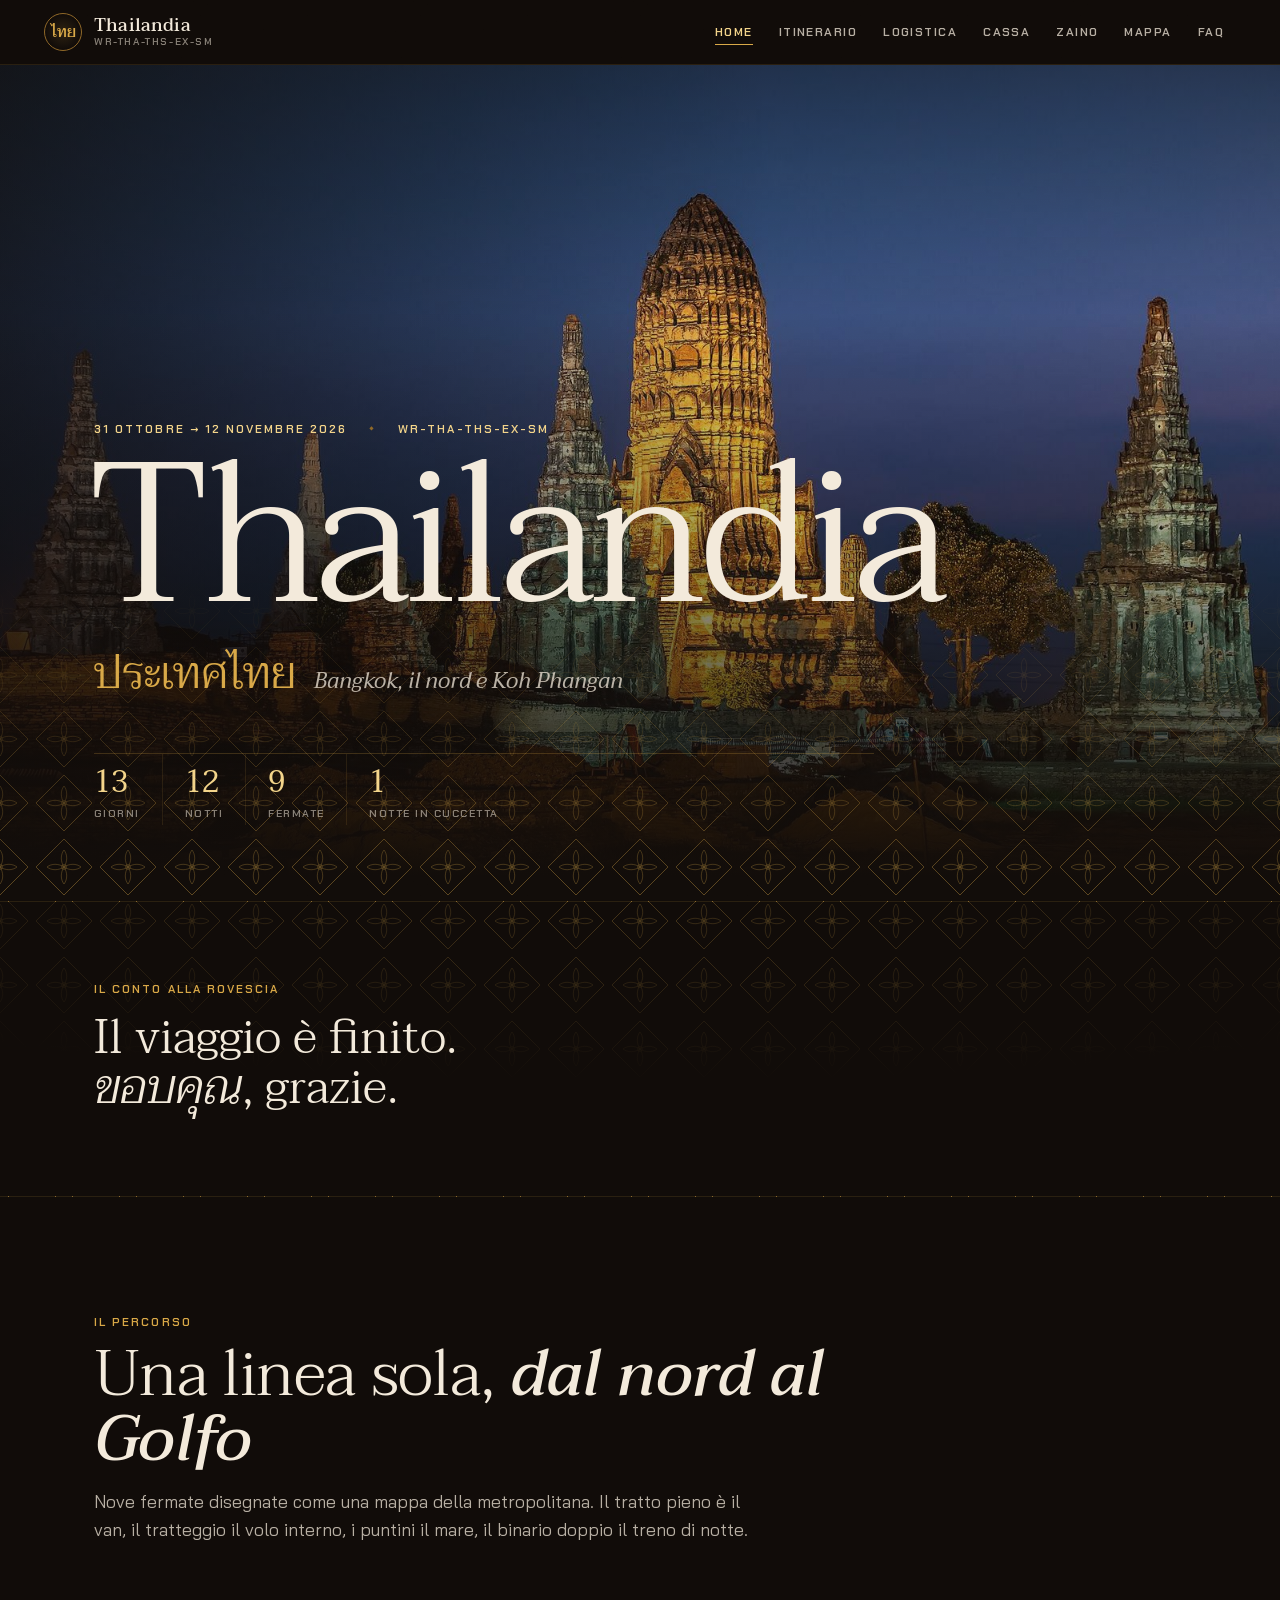
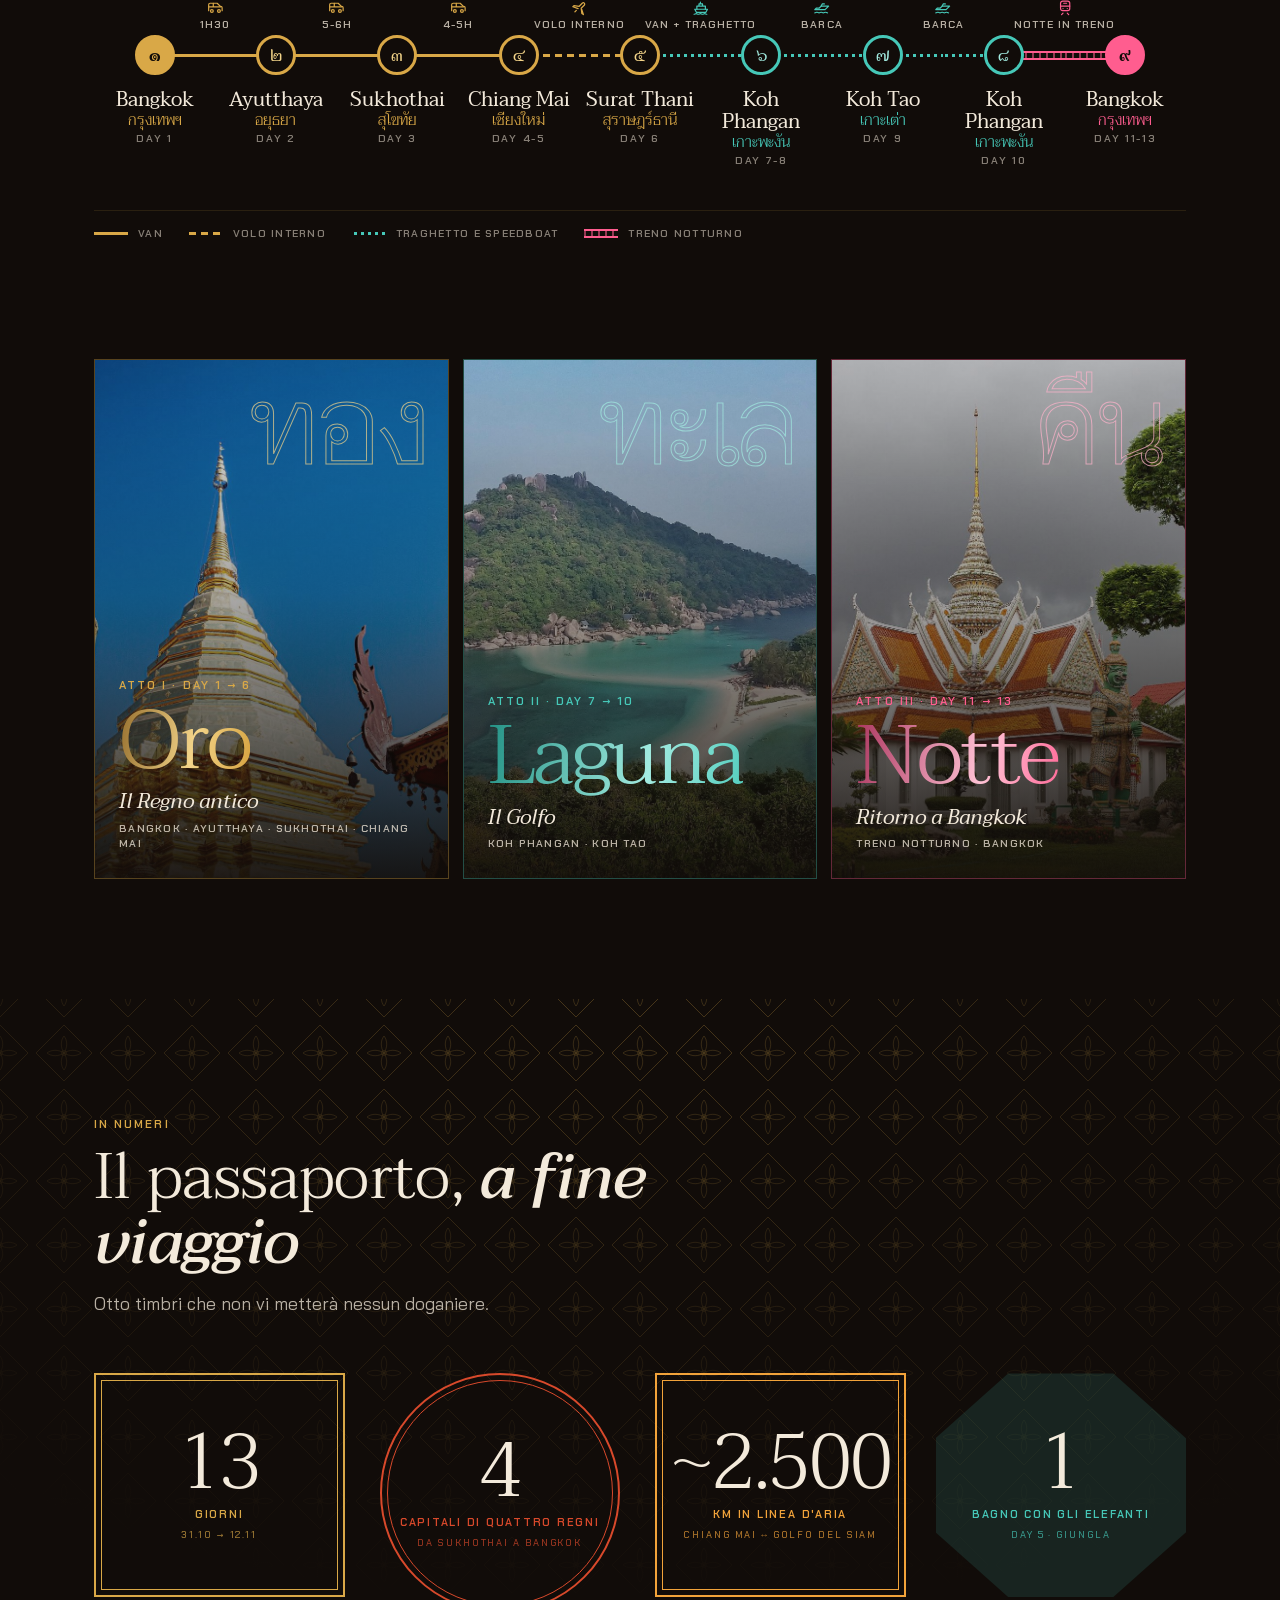
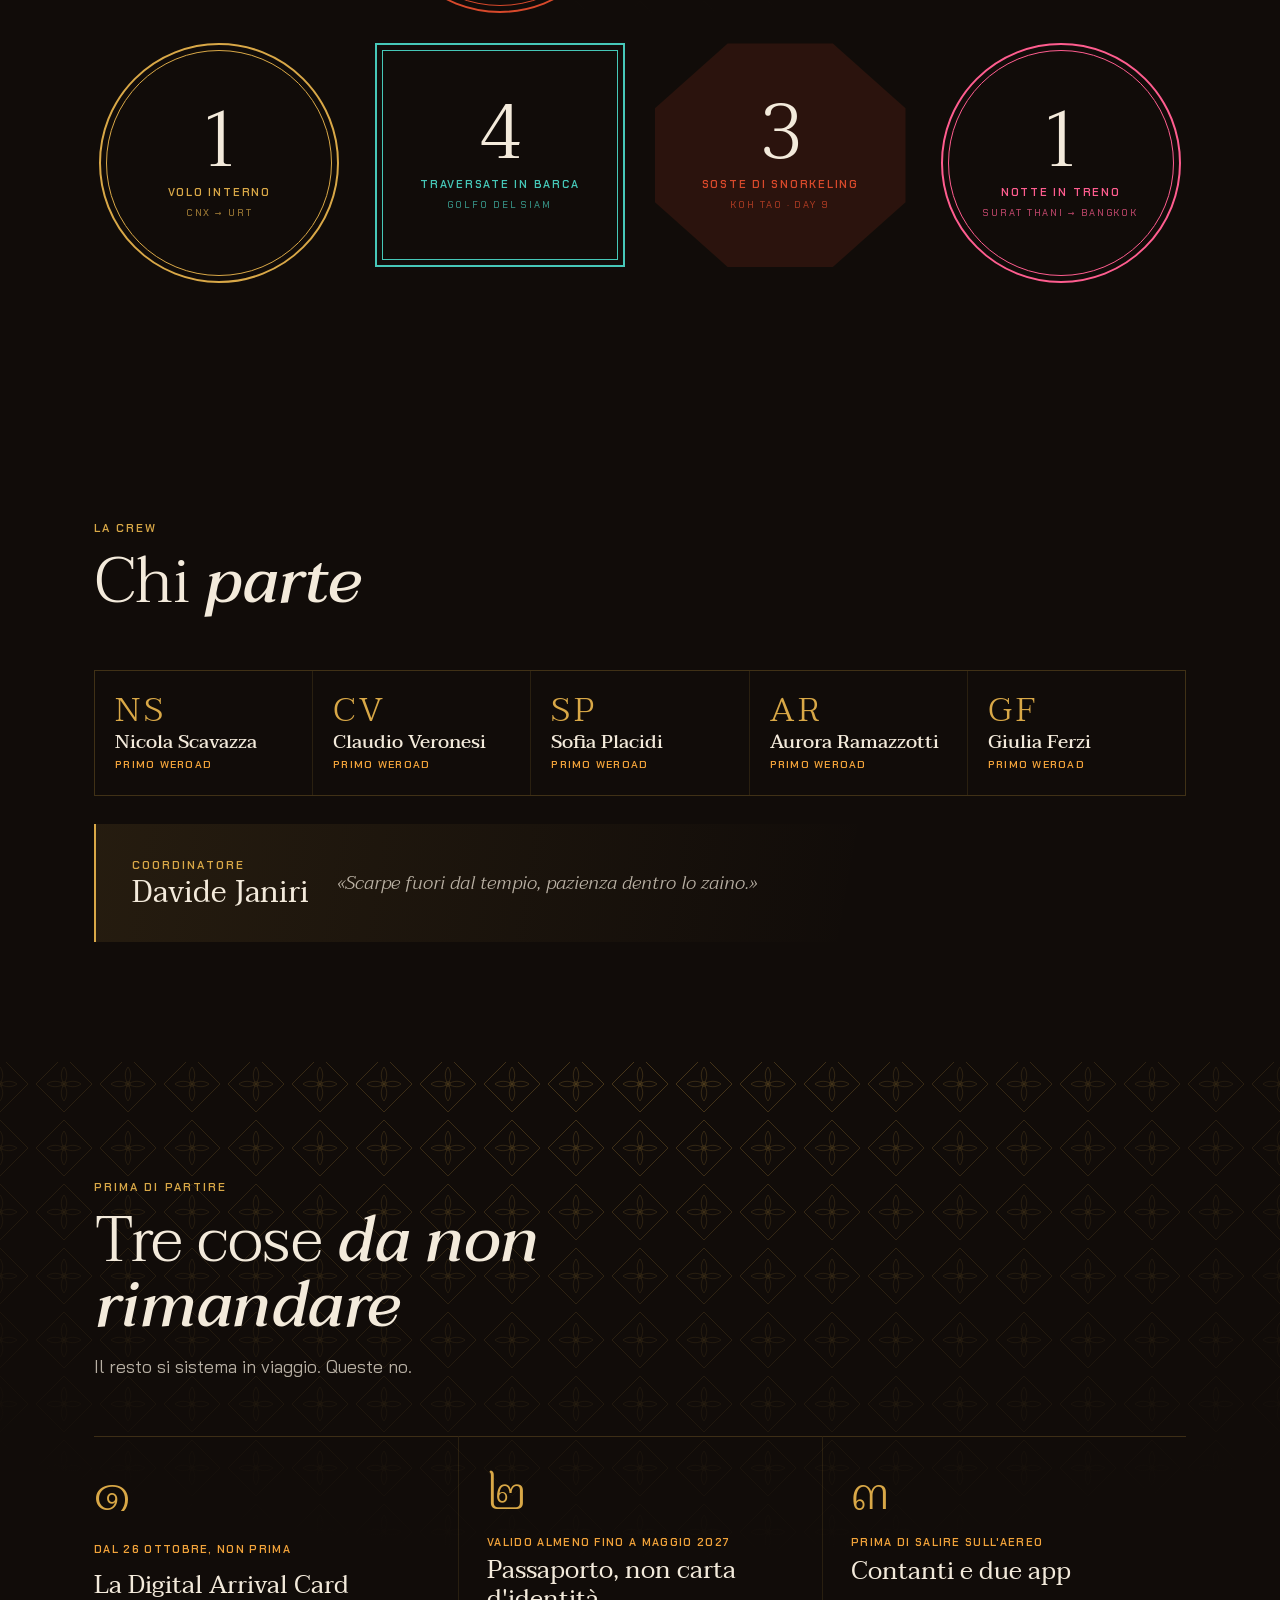
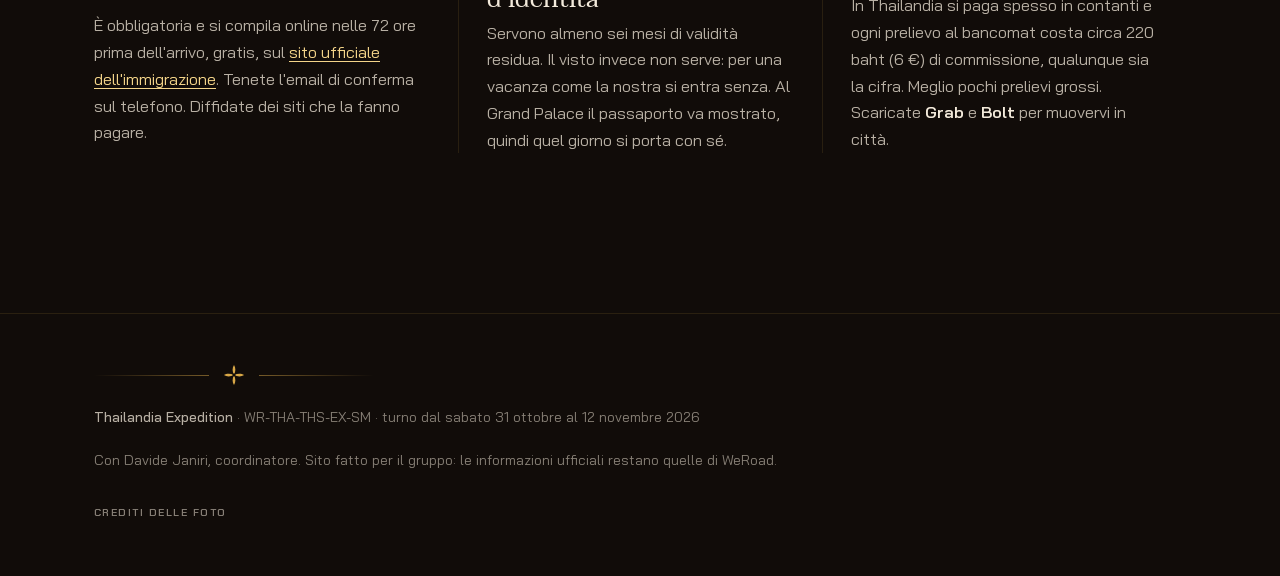
<file: index.html>
<!doctype html>
<html lang="it">
<head>
  <meta charset="utf-8">
  <meta name="viewport" content="width=device-width, initial-scale=1, viewport-fit=cover">
  <title>Thailandia Expedition · 31 ottobre → 12 novembre 2026</title>
  <meta name="description" content="Il sito del gruppo WeRoad Thailandia Expedition: Bangkok, Ayutthaya, Sukhothai, Chiang Mai, Koh Phangan e Koh Tao.">
  <meta name="theme-color" content="#110c09">
  <link rel="icon" href="assets/img/icon.svg" type="image/svg+xml">
  <link rel="apple-touch-icon" href="assets/img/apple-touch-icon.png">
  <link rel="preconnect" href="https://fonts.googleapis.com">
  <link rel="preconnect" href="https://fonts.gstatic.com" crossorigin>
  <link href="https://fonts.googleapis.com/css2?family=Bai+Jamjuree:ital,wght@0,400;0,500;0,600;1,400&family=Chakra+Petch:wght@500;600;700&family=Taviraj:ital,wght@0,200;0,300;0,400;0,500;0,600;1,300;1,400;1,500&display=swap" rel="stylesheet">
  <link rel="stylesheet" href="assets/css/style.css?v=3">
</head>
<body>
  <header class="nav" data-page="home"></header>

  <main>
    <!-- HERO -->
    <section class="hero">
      <img class="hero-img" src="assets/img/ayutthaya-chai.jpg" alt="Wat Chaiwatthanaram ad Ayutthaya, illuminato di notte">
      <div class="wrap hero-in">
        <div class="hero-kicker">
          <span class="tag" data-finestra>31 ottobre → 12 novembre 2026</span>
          <span class="tag">WR-THA-THS-EX-SM</span>
        </div>
        <h1>Thailandia</h1>
        <div class="hero-thai">
          <span class="thai">ประเทศไทย</span>
          <p>Bangkok, il nord e Koh Phangan</p>
        </div>
        <div class="hero-meta">
          <div><b>13</b><span>giorni</span></div>
          <div><b>12</b><span>notti</span></div>
          <div><b>9</b><span>fermate</span></div>
          <div><b>1</b><span>notte in cuccetta</span></div>
        </div>
      </div>
    </section>

    <!-- COUNTDOWN -->
    <section class="conto lacca-bg" id="partenza" data-countdown>
      <div class="wrap conto-in">
        <div>
          <span class="tag">Il conto alla rovescia</span>
          <h2 data-conto-titolo style="margin-top:12px">Mancano, <em>in due alfabeti</em></h2>
          <p class="sub" data-conto-sub>Al primo giorno a Bangkok. Sotto le cifre arabe, le stesse in thai: tanto vale cominciare a leggerle.</p>
        </div>
        <div class="cifre" aria-live="off"></div>
      </div>
    </section>

    <!-- LA LINEA -->
    <section class="sez">
      <div class="wrap">
        <div class="sez-head reveal">
          <span class="tag">Il percorso</span>
          <h2>Una linea sola, <em>dal nord al Golfo</em></h2>
          <p>Nove fermate disegnate come una mappa della metropolitana. Il tratto pieno è il van, il tratteggio il volo interno, i puntini il mare, il binario doppio il treno di notte.</p>
        </div>
        <ol class="linea reveal" id="linea"></ol>
        <div class="linea-legenda">
          <span><i class="lg-van"></i>Van</span>
          <span><i class="lg-volo"></i>Volo interno</span>
          <span><i class="lg-mare"></i>Traghetto e speedboat</span>
          <span><i class="lg-treno"></i>Treno notturno</span>
        </div>
      </div>
    </section>

    <!-- TRE ATTI -->
    <section class="sez" style="padding-top:0">
      <div class="wrap">
        <div class="atti-home stagger" id="atti"></div>
      </div>
    </section>

    <!-- TIMBRI -->
    <section class="sez lacca-bg">
      <div class="wrap">
        <div class="sez-head reveal">
          <span class="tag">In numeri</span>
          <h2>Il passaporto, <em>a fine viaggio</em></h2>
          <p>Otto timbri che non vi metterà nessun doganiere.</p>
        </div>
        <div class="timbri stagger" id="timbri"></div>
      </div>
    </section>

    <!-- CREW -->
    <section class="sez" id="crew">
      <div class="wrap">
        <div class="sez-head reveal">
          <span class="tag">La crew</span>
          <h2>Chi <em>parte</em></h2>
        </div>
        <div id="crew-box" class="reveal"></div>
        <div class="coord reveal" id="coord"></div>
      </div>
    </section>

    <!-- PRIMA DI PARTIRE -->
    <section class="sez lacca-bg">
      <div class="wrap">
        <div class="sez-head reveal">
          <span class="tag">Prima di partire</span>
          <h2>Tre cose <em>da non rimandare</em></h2>
          <p>Il resto si sistema in viaggio. Queste no.</p>
        </div>
        <div class="prima stagger" id="prima"></div>
      </div>
    </section>
  </main>

  <script src="assets/js/data.js?v=3"></script>
  <script src="assets/js/main.js?v=3"></script>
  <script src="assets/js/home.js?v=3"></script>
</body>
</html>
</file>
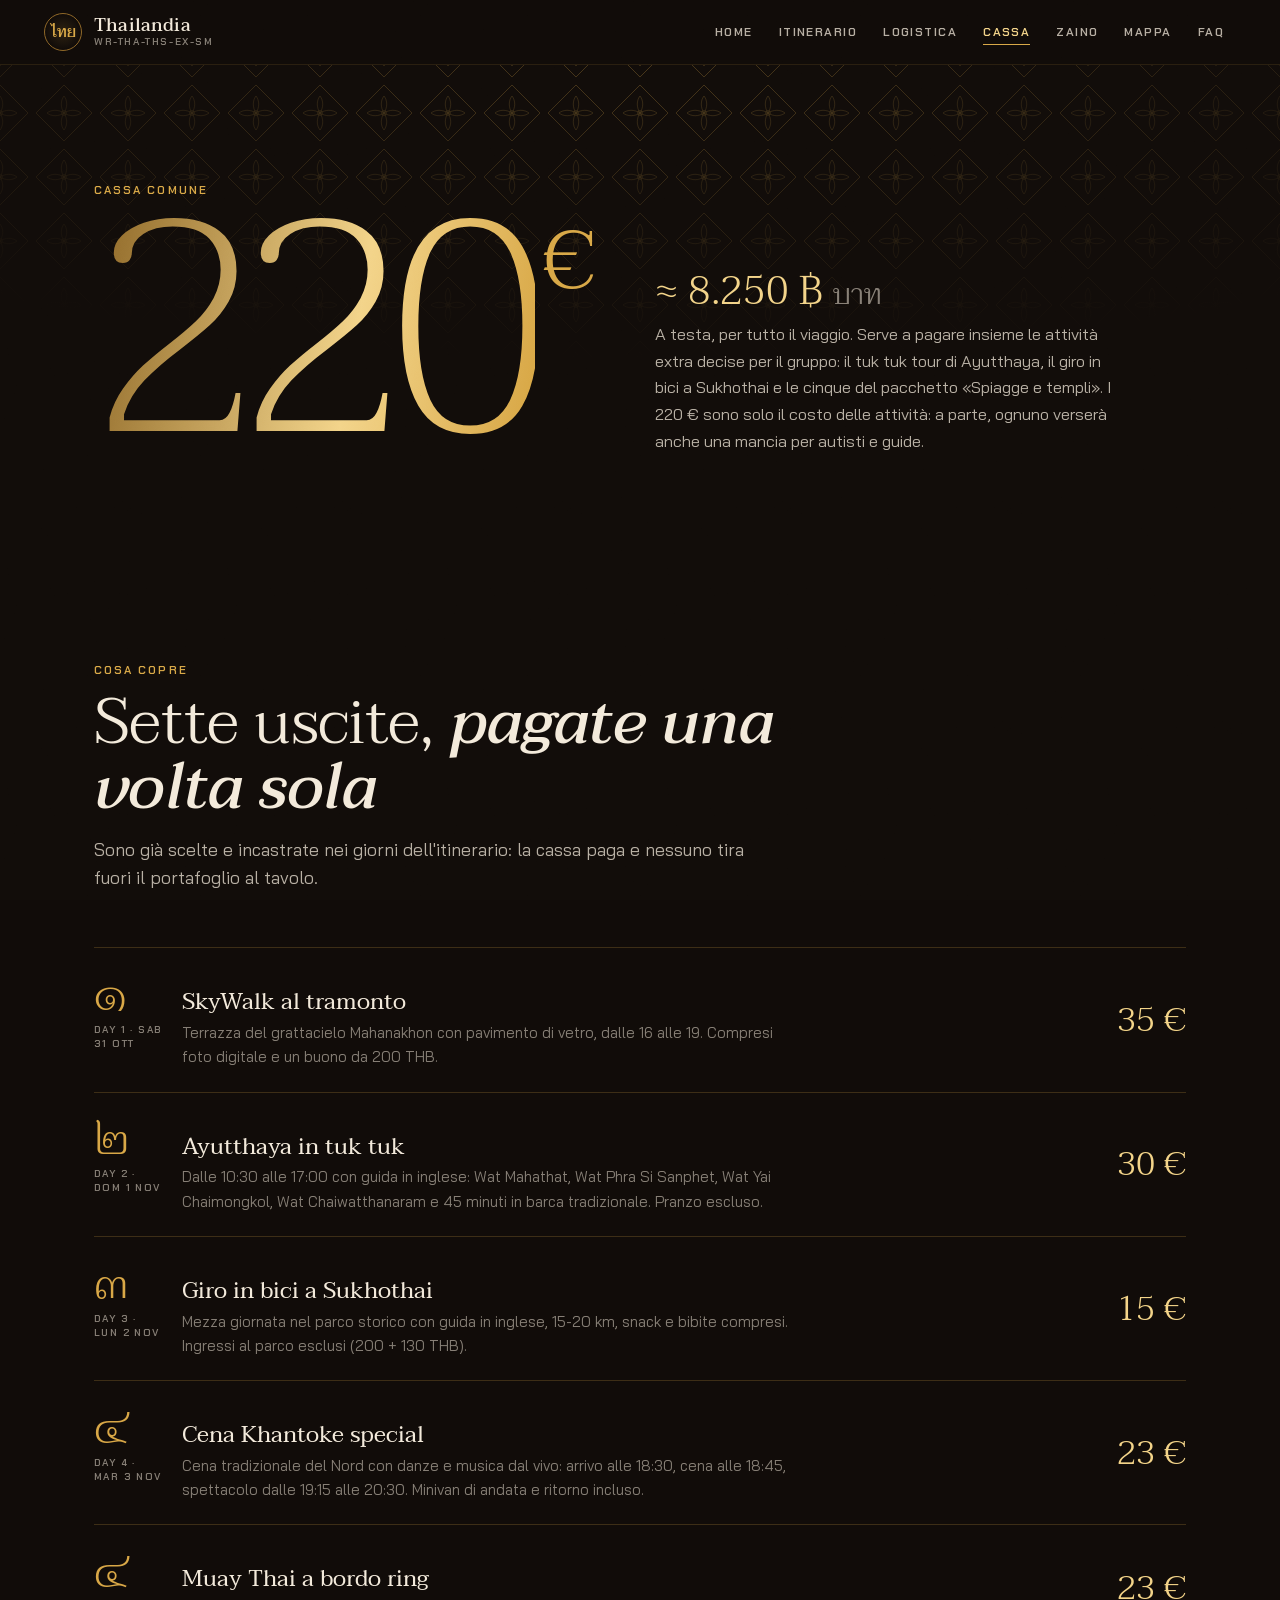
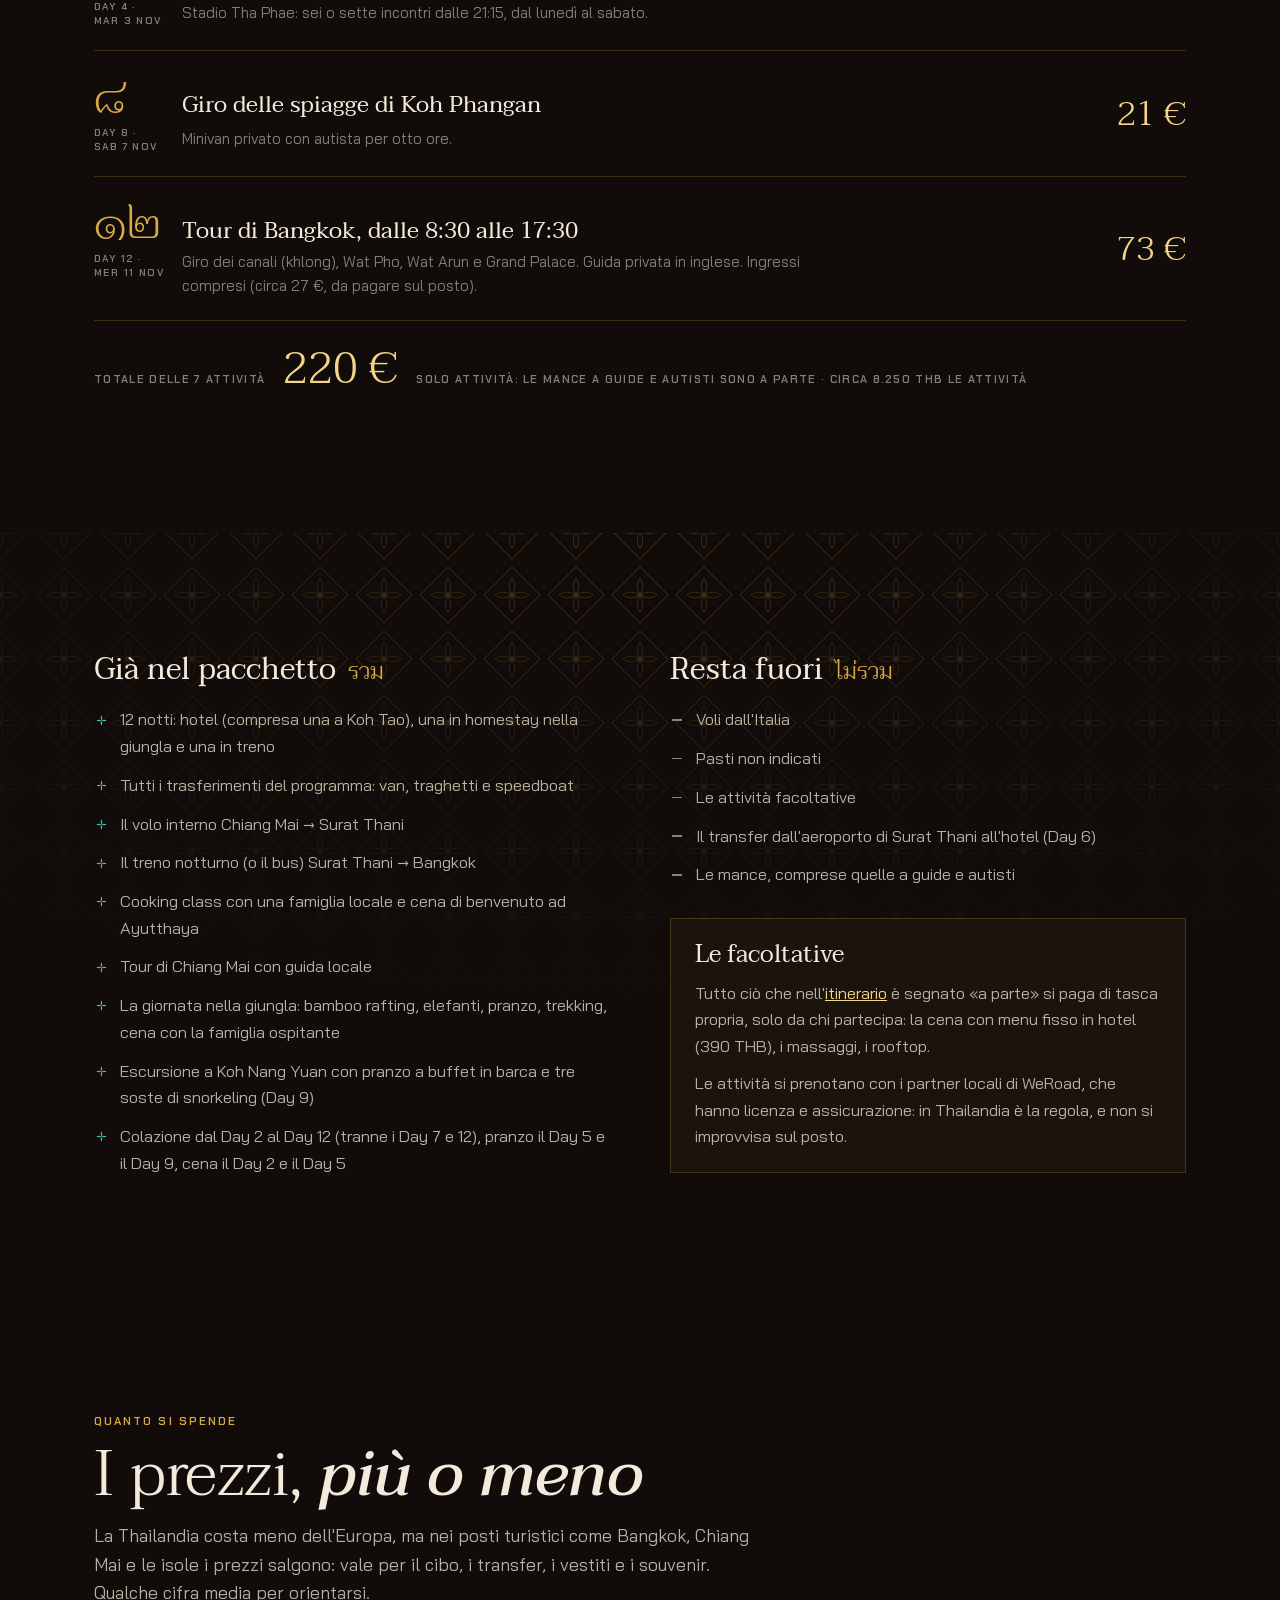
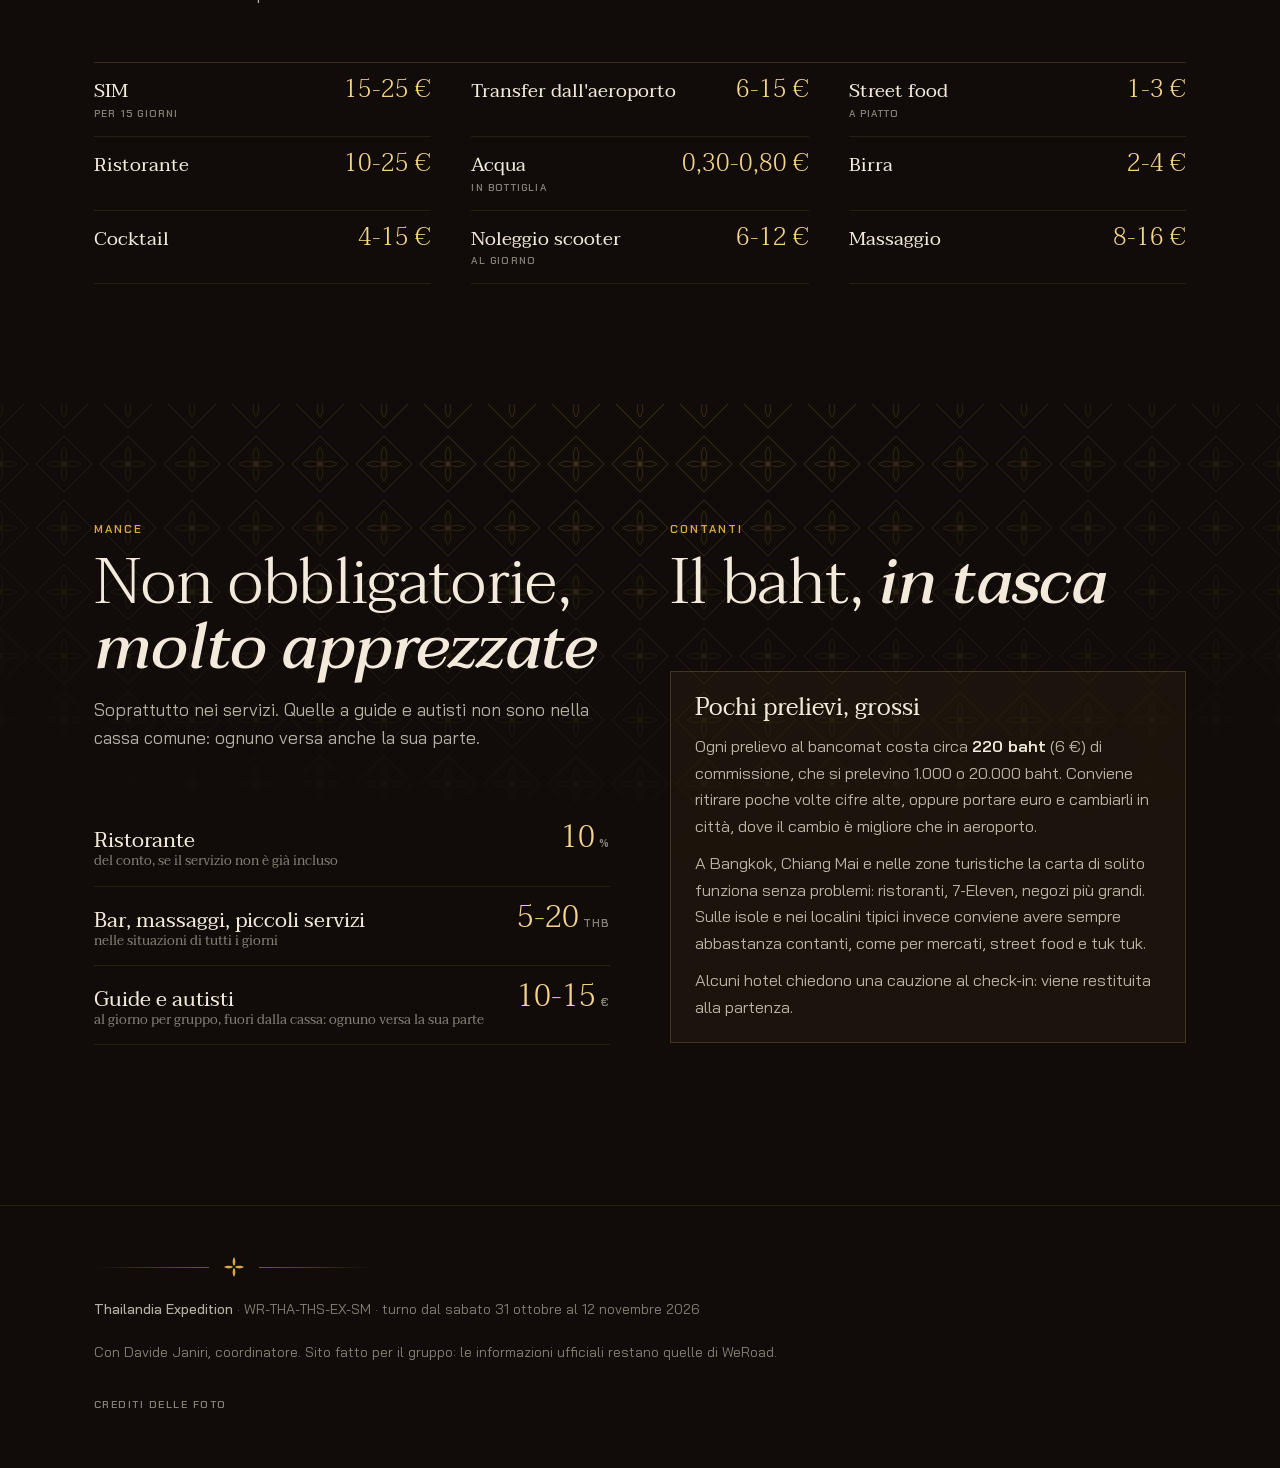
<file: cassa.html>
<!doctype html>
<html lang="it">
<head>
  <meta charset="utf-8">
  <meta name="viewport" content="width=device-width, initial-scale=1, viewport-fit=cover">
  <title>Cassa comune · Thailandia Expedition</title>
  <meta name="description" content="La cassa comune della Thailandia Expedition: quanto, cosa copre, cosa c'è già nel pacchetto e cosa resta fuori. Più mance e contanti.">
  <meta name="theme-color" content="#110c09">
  <link rel="icon" href="assets/img/icon.svg" type="image/svg+xml">
  <link rel="apple-touch-icon" href="assets/img/apple-touch-icon.png">
  <link rel="preconnect" href="https://fonts.googleapis.com">
  <link rel="preconnect" href="https://fonts.gstatic.com" crossorigin>
  <link href="https://fonts.googleapis.com/css2?family=Bai+Jamjuree:ital,wght@0,400;0,500;0,600;1,400&family=Chakra+Petch:wght@500;600;700&family=Taviraj:ital,wght@0,200;0,300;0,400;0,500;0,600;1,300;1,400;1,500&display=swap" rel="stylesheet">
  <link rel="stylesheet" href="assets/css/style.css?v=3">
</head>
<body>
  <header class="nav" data-page="cassa"></header>

  <main>
    <section class="sez lacca-bg" style="padding-bottom:clamp(50px,8vw,90px)">
      <div class="wrap">
        <span class="tag" style="display:block;margin-bottom:18px">Cassa comune</span>
        <div class="quota">
          <div class="quota-num"><b class="oro shine" id="q-num">200</b><span>€</span></div>
          <div class="quota-side">
            <span class="baht" id="q-baht"></span>
            <p>A testa, per tutto il viaggio. Serve a pagare insieme le attività extra decise per il gruppo: il tuk tuk tour di Ayutthaya, il giro in bici a Sukhothai e le cinque del pacchetto «Spiagge e templi». I 220 € sono solo il costo delle attività: a parte, ognuno verserà anche una mancia per autisti e guide.</p>
            <p id="q-metodo" hidden></p>
          </div>
        </div>
      </div>
    </section>

    <section class="sez">
      <div class="wrap">
        <div class="sez-head reveal">
          <span class="tag">Cosa copre</span>
          <h2>Sette uscite, <em>pagate una volta sola</em></h2>
          <p>Sono già scelte e incastrate nei giorni dell'itinerario: la cassa paga e nessuno tira fuori il portafoglio al tavolo.</p>
        </div>
        <ol class="copre stagger" id="copre"></ol>
      </div>
    </section>

    <section class="sez lacca-bg">
      <div class="wrap">
        <div class="due-col">
          <div class="reveal">
            <h2 class="col-titolo">Già nel pacchetto <span class="thai">รวม</span></h2>
            <ul class="lista-fiori" id="incluso"></ul>
          </div>
          <div class="reveal">
            <h2 class="col-titolo">Resta fuori <span class="thai">ไม่รวม</span></h2>
            <ul class="lista-fiori no" id="escluso"></ul>
            <div class="nota-box" style="margin-top:30px">
              <h3>Le facoltative</h3>
              <p>Tutto ciò che nell'<a href="itinerario.html" style="color:var(--oro-hi)">itinerario</a> è segnato «a parte» si paga di tasca propria, solo da chi partecipa: la cena con menu fisso in hotel (390 THB), i massaggi, i rooftop.</p>
              <p>Le attività si prenotano con i partner locali di WeRoad, che hanno licenza e assicurazione: in Thailandia è la regola, e non si improvvisa sul posto.</p>
            </div>
          </div>
        </div>
      </div>
    </section>

    <section class="sez" id="prezzi">
      <div class="wrap">
        <div class="sez-head reveal">
          <span class="tag">Quanto si spende</span>
          <h2>I prezzi, <em>più o meno</em></h2>
          <p>La Thailandia costa meno dell'Europa, ma nei posti turistici come Bangkok, Chiang Mai e le isole i prezzi salgono: vale per il cibo, i transfer, i vestiti e i souvenir. Qualche cifra media per orientarsi.</p>
        </div>
        <ul class="prezzi stagger" id="prezzi-box"></ul>
      </div>
    </section>

    <section class="sez lacca-bg">
      <div class="wrap due-col">
        <div class="reveal">
          <div class="sez-head">
            <span class="tag">Mance</span>
            <h2>Non obbligatorie, <em>molto apprezzate</em></h2>
            <p>Soprattutto nei servizi. Quelle a guide e autisti non sono nella cassa comune: ognuno versa anche la sua parte.</p>
          </div>
          <table class="mance" id="mance"></table>
        </div>
        <div class="reveal">
          <div class="sez-head">
            <span class="tag">Contanti</span>
            <h2>Il baht, <em>in tasca</em></h2>
          </div>
          <div class="nota-box">
            <h3>Pochi prelievi, grossi</h3>
            <p>Ogni prelievo al bancomat costa circa <b>220 baht</b> (6 €) di commissione, che si prelevino 1.000 o 20.000 baht. Conviene ritirare poche volte cifre alte, oppure portare euro e cambiarli in città, dove il cambio è migliore che in aeroporto.</p>
            <p>A Bangkok, Chiang Mai e nelle zone turistiche la carta di solito funziona senza problemi: ristoranti, 7-Eleven, negozi più grandi. Sulle isole e nei localini tipici invece conviene avere sempre abbastanza contanti, come per mercati, street food e tuk tuk.</p>
            <p>Alcuni hotel chiedono una cauzione al check-in: viene restituita alla partenza.</p>
          </div>
        </div>
      </div>
    </section>
  </main>

  <script src="assets/js/data.js?v=3"></script>
  <script src="assets/js/main.js?v=3"></script>
  <script>
    (function () {
      const { esc, thai } = UI;
      const C = TRIP.cassa;
      document.getElementById("q-num").textContent = C.quota;
      const baht = Math.round((C.quota * TRIP.cambio) / 10) * 10;
      document.getElementById("q-baht").innerHTML = `≈ ${UI.nf.format(baht)} ฿ <span class="thai">บาท</span>`;
      if (C.metodo) { const m = document.getElementById("q-metodo"); m.hidden = false; m.innerHTML = `<b>Come versarla:</b> ${esc(C.metodo)}`; }

      document.getElementById("copre").innerHTML = C.copre.map((c) => {
        const g = UI.day(c.day);
        return `<li class="reveal">
          <span class="c-day">${thai(c.day)}<small>Day ${c.day} · ${UI.dataBreve(g.data)}</small></span>
          <a href="itinerario.html#day-${c.day}"><b>${esc(c.voce)}</b></a>
          <span class="c-prezzo">${c.prezzo != null ? c.prezzo + " €" : "da definire"}</span>
          <span class="c-nota">${esc(c.nota)}</span>
        </li>`;
      }).join("");

      document.getElementById("incluso").innerHTML = TRIP.pacchetto.incluso.map((x) => `<li>${esc(x)}</li>`).join("");
      document.getElementById("escluso").innerHTML = TRIP.pacchetto.escluso.map((x) => `<li>${esc(x)}</li>`).join("");
      document.getElementById("mance").innerHTML = TRIP.mance.map((m) => `
        <tr><td>${esc(m.chi)}${m.per ? `<span>${esc(m.per)}</span>` : ""}</td><td>${esc(m.quanto)}${m.unita ? `<small>${esc(m.unita)}</small>` : ""}</td></tr>`).join("");
      document.getElementById("prezzi-box").innerHTML = TRIP.prezzi.map((x) => `
        <li class="reveal"><span>${esc(x.v)}${x.n ? `<small>${esc(x.n)}</small>` : ""}</span><b>${esc(x.p)}</b></li>`).join("");
      const tot = C.copre.reduce((a, c) => a + (c.prezzo || 0), 0);
      document.getElementById("copre").insertAdjacentHTML("afterend", `
        <div class="copre-tot reveal"><span>Totale delle ${C.copre.length} attività</span><b>${tot} €</b><span>${C.quota - tot > 0 ? `Restano ${C.quota - tot} € per le mance a guide e autisti` : "Solo attività: le mance a guide e autisti sono a parte"} · circa ${UI.nf.format(Math.round(tot * TRIP.cambio / 10) * 10)} THB le attività</span></div>`);
      UI.osserva();
    })();
  </script>
</body>
</html>
</file>
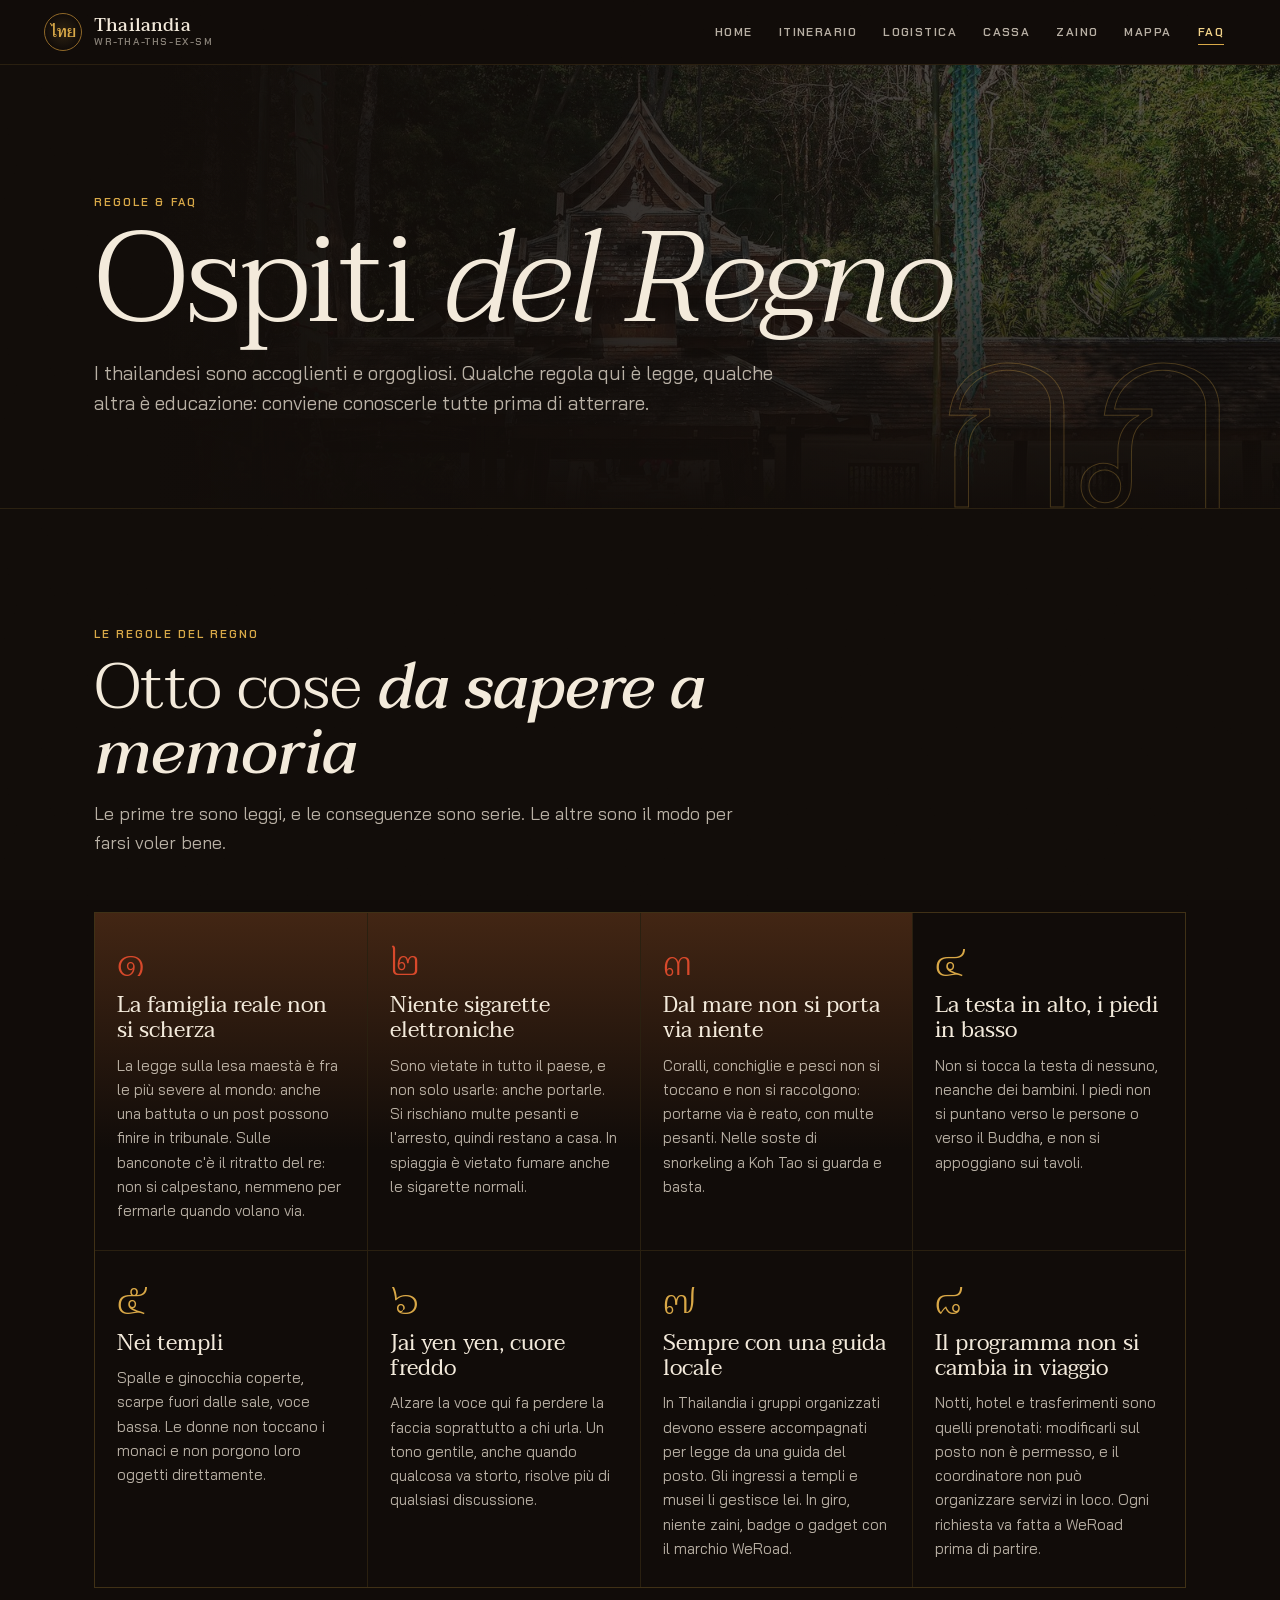
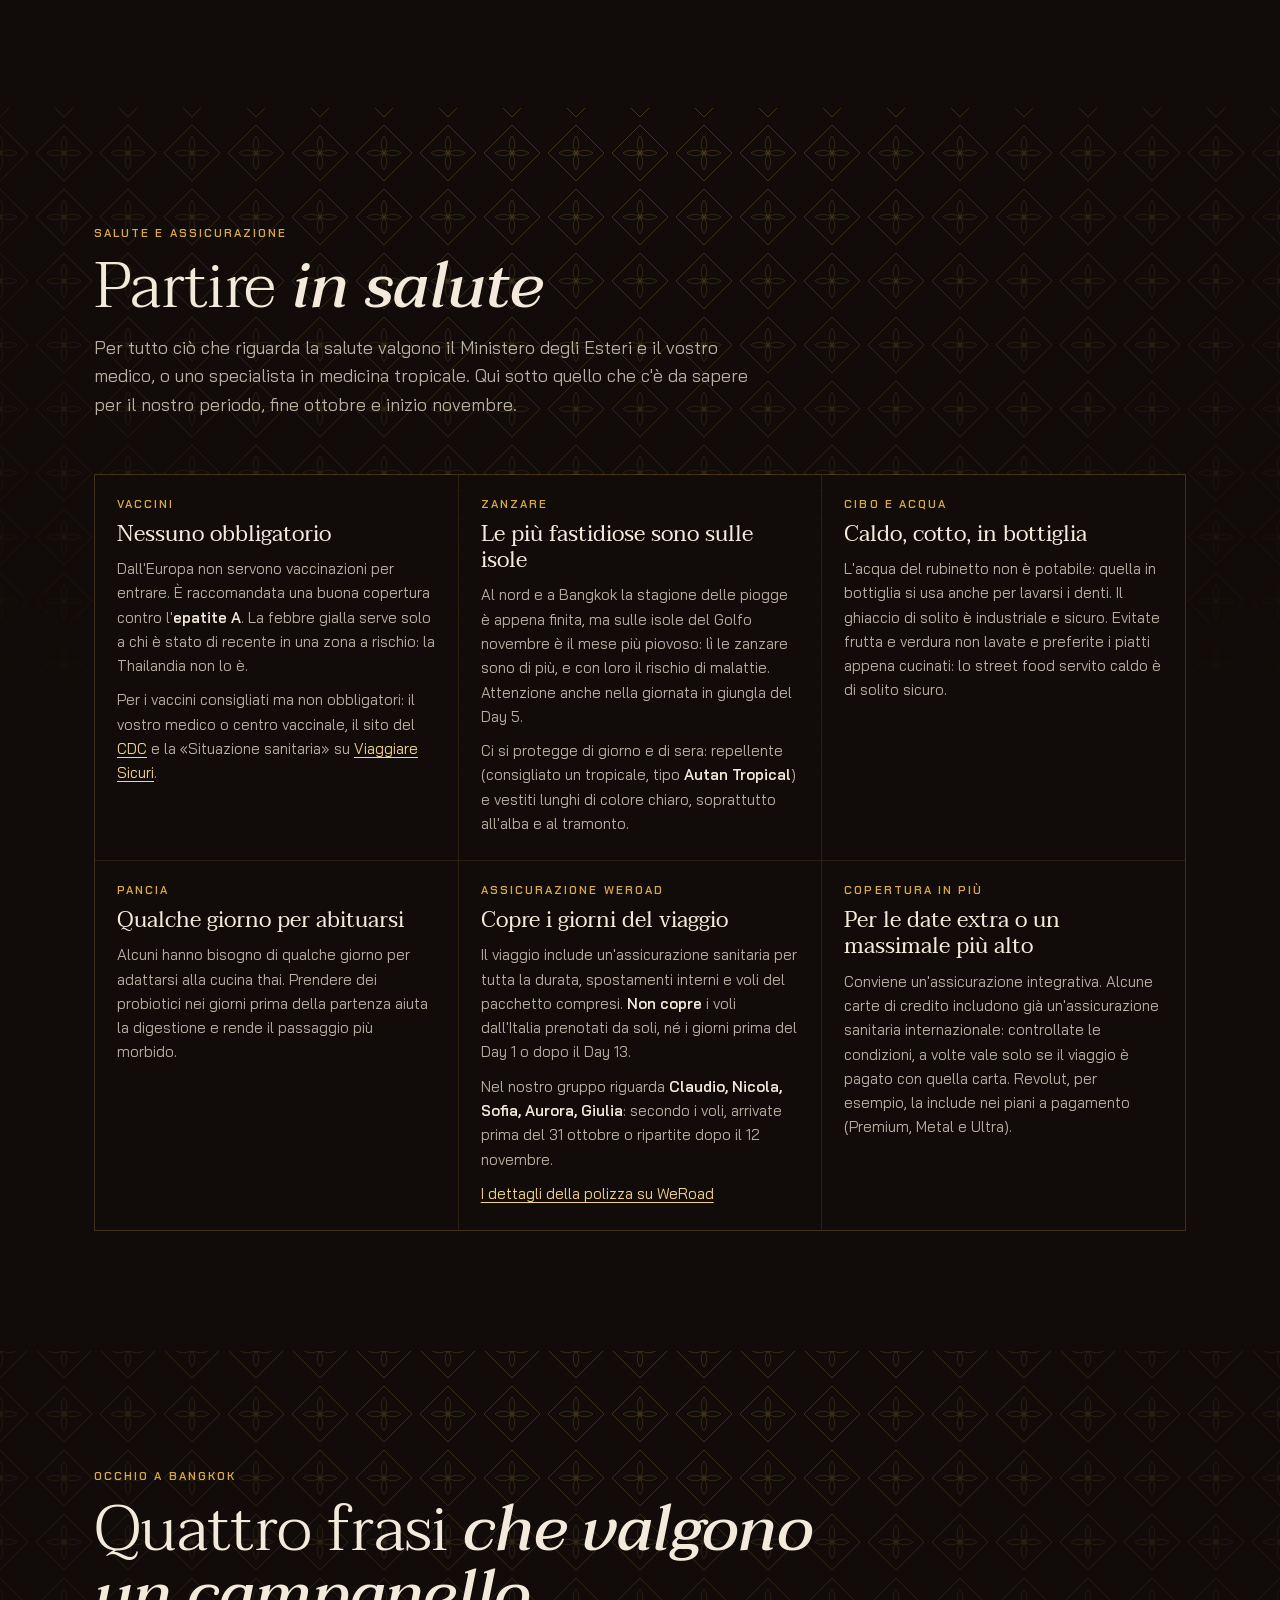
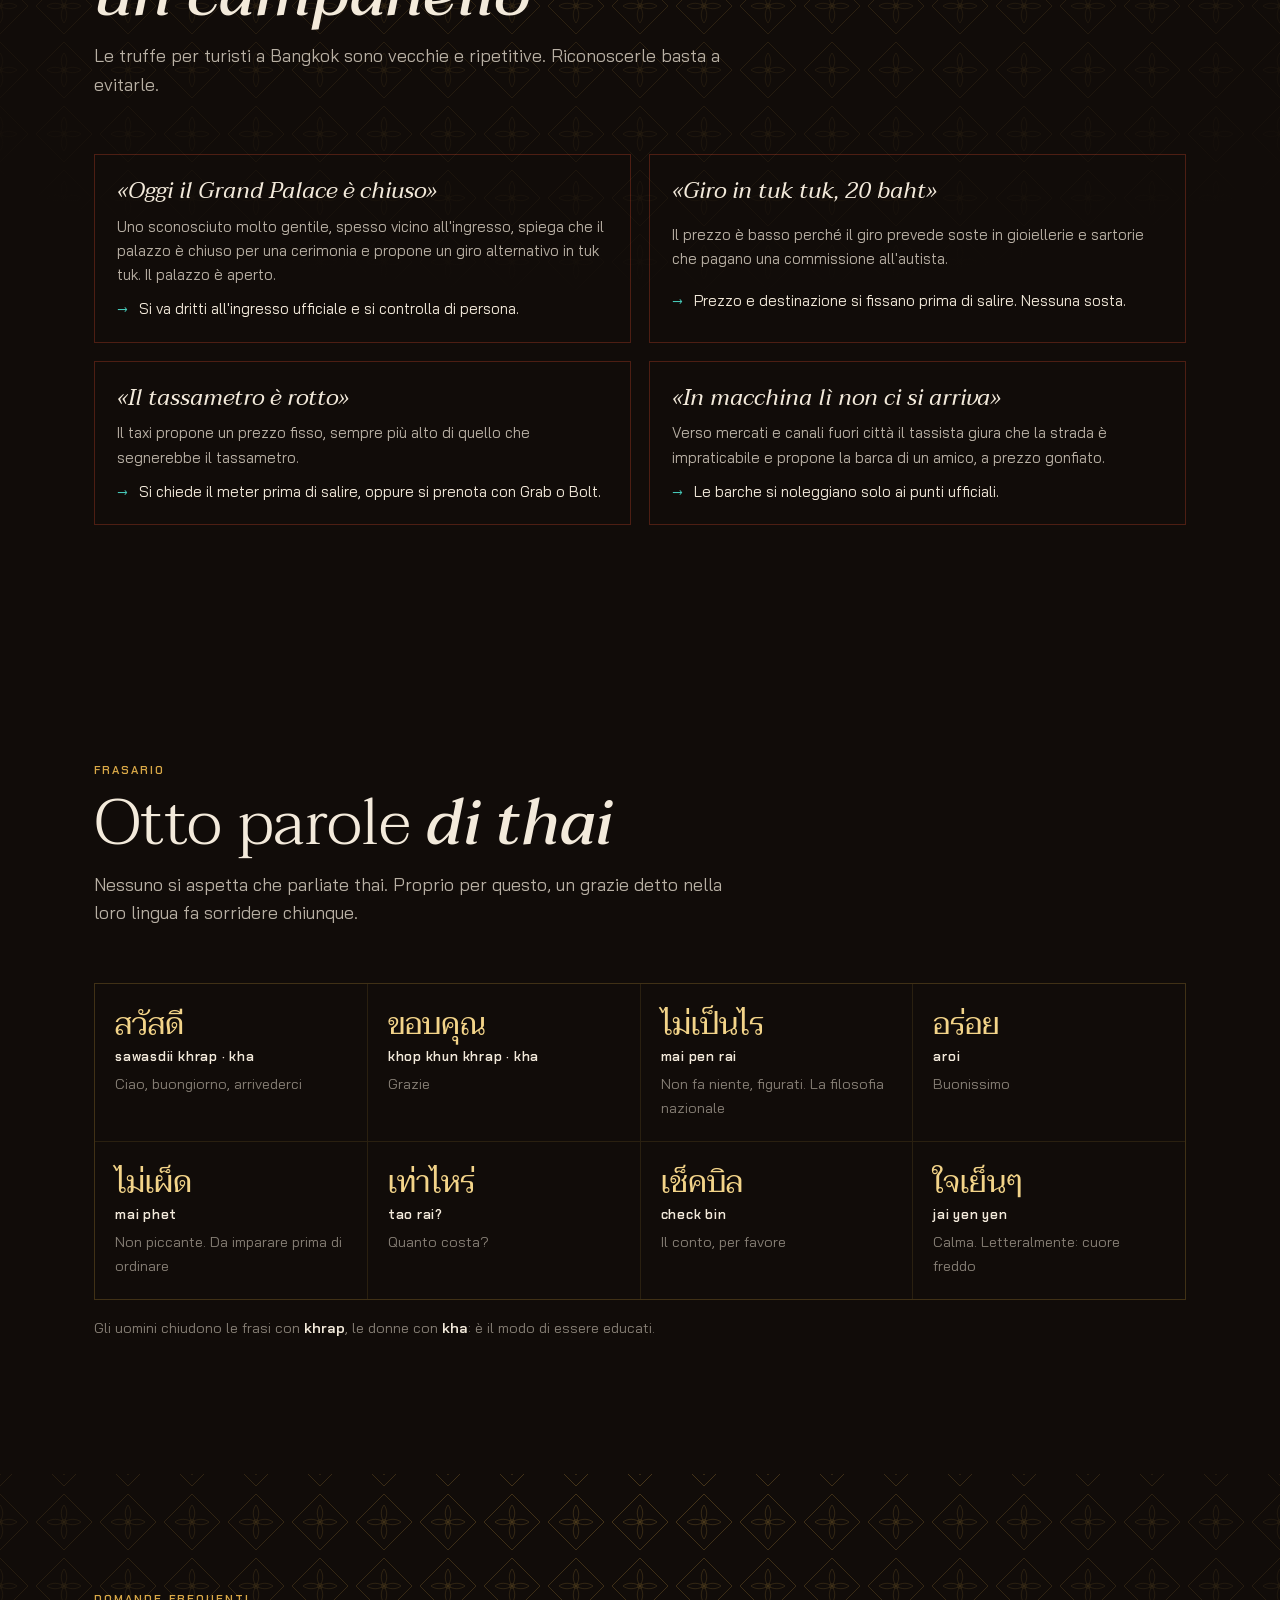
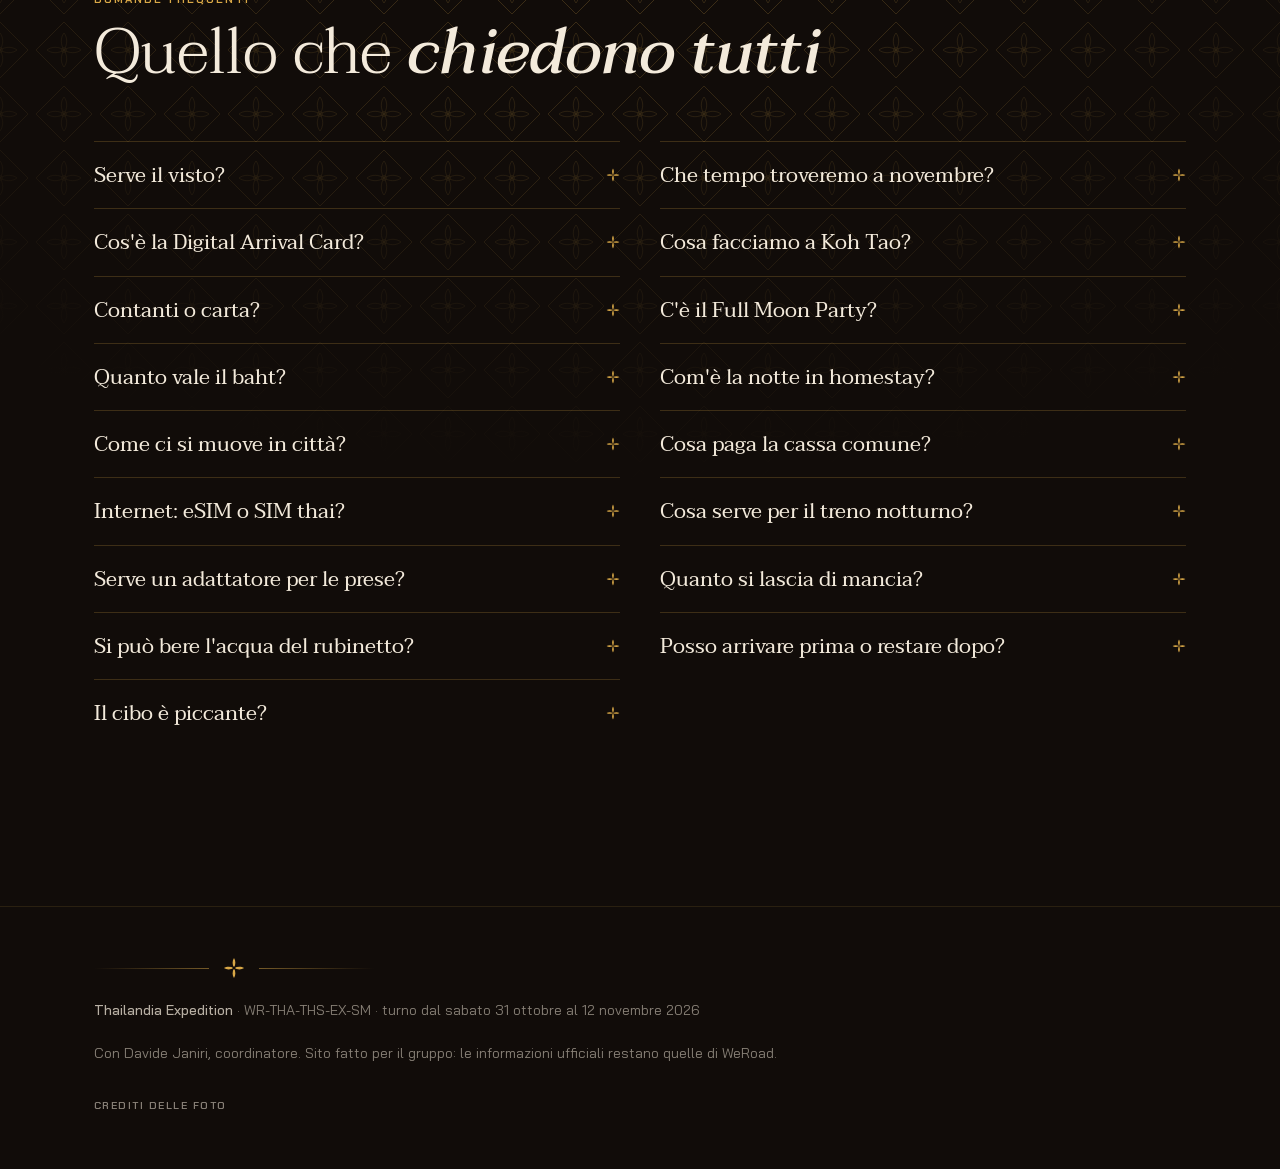
<file: faq.html>
<!doctype html>
<html lang="it">
<head>
  <meta charset="utf-8">
  <meta name="viewport" content="width=device-width, initial-scale=1, viewport-fit=cover">
  <title>Regole & FAQ · Thailandia Expedition</title>
  <meta name="description" content="Le regole da conoscere in Thailandia, le truffe classiche di Bangkok, otto parole di thai e le risposte alle domande di tutti.">
  <meta name="theme-color" content="#110c09">
  <link rel="icon" href="assets/img/icon.svg" type="image/svg+xml">
  <link rel="apple-touch-icon" href="assets/img/apple-touch-icon.png">
  <link rel="preconnect" href="https://fonts.googleapis.com">
  <link rel="preconnect" href="https://fonts.gstatic.com" crossorigin>
  <link href="https://fonts.googleapis.com/css2?family=Bai+Jamjuree:ital,wght@0,400;0,500;0,600;1,400&family=Chakra+Petch:wght@500;600;700&family=Taviraj:ital,wght@0,200;0,300;0,400;0,500;0,600;1,300;1,400;1,500&display=swap" rel="stylesheet">
  <link rel="stylesheet" href="assets/css/style.css?v=3">
</head>
<body>
  <header class="nav" data-page="faq"></header>

  <main>
    <section class="phero">
      <img src="assets/img/pha-lat-2.jpg" alt="">
      <span class="thai-big" aria-hidden="true">กฎ</span>
      <div class="wrap">
        <span class="tag">Regole & FAQ</span>
        <h1>Ospiti <em>del Regno</em></h1>
        <p class="lead">I thailandesi sono accoglienti e orgogliosi. Qualche regola qui è legge, qualche altra è educazione: conviene conoscerle tutte prima di atterrare.</p>
      </div>
    </section>

    <!-- REGOLE -->
    <section class="sez" id="regole">
      <div class="wrap">
        <div class="sez-head reveal">
          <span class="tag">Le regole del Regno</span>
          <h2>Otto cose <em>da sapere a memoria</em></h2>
          <p>Le prime tre sono leggi, e le conseguenze sono serie. Le altre sono il modo per farsi voler bene.</p>
        </div>
        <div class="regole stagger">
          <article class="regola grave reveal">
            <span class="r-n">๑</span>
            <h3>La famiglia reale non si scherza</h3>
            <p>La legge sulla lesa maestà è fra le più severe al mondo: anche una battuta o un post possono finire in tribunale. Sulle banconote c'è il ritratto del re: non si calpestano, nemmeno per fermarle quando volano via.</p>
          </article>
          <article class="regola grave reveal">
            <span class="r-n">๒</span>
            <h3>Niente sigarette elettroniche</h3>
            <p>Sono vietate in tutto il paese, e non solo usarle: anche portarle. Si rischiano multe pesanti e l'arresto, quindi restano a casa. In spiaggia è vietato fumare anche le sigarette normali.</p>
          </article>
          <article class="regola grave reveal">
            <span class="r-n">๓</span>
            <h3>Dal mare non si porta via niente</h3>
            <p>Coralli, conchiglie e pesci non si toccano e non si raccolgono: portarne via è reato, con multe pesanti. Nelle soste di snorkeling a Koh Tao si guarda e basta.</p>
          </article>
          <article class="regola reveal">
            <span class="r-n">๔</span>
            <h3>La testa in alto, i piedi in basso</h3>
            <p>Non si tocca la testa di nessuno, neanche dei bambini. I piedi non si puntano verso le persone o verso il Buddha, e non si appoggiano sui tavoli.</p>
          </article>
          <article class="regola reveal">
            <span class="r-n">๕</span>
            <h3>Nei templi</h3>
            <p>Spalle e ginocchia coperte, scarpe fuori dalle sale, voce bassa. Le donne non toccano i monaci e non porgono loro oggetti direttamente.</p>
          </article>
          <article class="regola reveal">
            <span class="r-n">๖</span>
            <h3>Jai yen yen, cuore freddo</h3>
            <p>Alzare la voce qui fa perdere la faccia soprattutto a chi urla. Un tono gentile, anche quando qualcosa va storto, risolve più di qualsiasi discussione.</p>
          </article>
          <article class="regola reveal">
            <span class="r-n">๗</span>
            <h3>Sempre con una guida locale</h3>
            <p>In Thailandia i gruppi organizzati devono essere accompagnati per legge da una guida del posto. Gli ingressi a templi e musei li gestisce lei. In giro, niente zaini, badge o gadget con il marchio WeRoad.</p>
          </article>
          <article class="regola reveal">
            <span class="r-n">๘</span>
            <h3>Il programma non si cambia in viaggio</h3>
            <p>Notti, hotel e trasferimenti sono quelli prenotati: modificarli sul posto non è permesso, e il coordinatore non può organizzare servizi in loco. Ogni richiesta va fatta a WeRoad prima di partire.</p>
          </article>
        </div>
      </div>
    </section>

    <!-- SALUTE -->
    <section class="sez lacca-bg" id="salute">
      <div class="wrap">
        <div class="sez-head reveal">
          <span class="tag">Salute e assicurazione</span>
          <h2>Partire <em>in salute</em></h2>
          <p>Per tutto ciò che riguarda la salute valgono il Ministero degli Esteri e il vostro medico, o uno specialista in medicina tropicale. Qui sotto quello che c'è da sapere per il nostro periodo, fine ottobre e inizio novembre.</p>
        </div>
        <div class="salute stagger">
          <article class="sal reveal">
            <span class="tag">Vaccini</span>
            <h3>Nessuno obbligatorio</h3>
            <p>Dall'Europa non servono vaccinazioni per entrare. È raccomandata una buona copertura contro l'<b>epatite A</b>. La febbre gialla serve solo a chi è stato di recente in una zona a rischio: la Thailandia non lo è.</p>
            <p>Per i vaccini consigliati ma non obbligatori: il vostro medico o centro vaccinale, il sito del <a href="https://wwwnc.cdc.gov/travel" target="_blank" rel="noopener">CDC</a> e la «Situazione sanitaria» su <a href="https://www.viaggiaresicuri.it" target="_blank" rel="noopener">Viaggiare Sicuri</a>.</p>
          </article>
          <article class="sal reveal">
            <span class="tag">Zanzare</span>
            <h3>Le più fastidiose sono sulle isole</h3>
            <p>Al nord e a Bangkok la stagione delle piogge è appena finita, ma sulle isole del Golfo novembre è il mese più piovoso: lì le zanzare sono di più, e con loro il rischio di malattie. Attenzione anche nella giornata in giungla del Day 5.</p>
            <p>Ci si protegge di giorno e di sera: repellente (consigliato un tropicale, tipo <b>Autan Tropical</b>) e vestiti lunghi di colore chiaro, soprattutto all'alba e al tramonto.</p>
          </article>
          <article class="sal reveal">
            <span class="tag">Cibo e acqua</span>
            <h3>Caldo, cotto, in bottiglia</h3>
            <p>L'acqua del rubinetto non è potabile: quella in bottiglia si usa anche per lavarsi i denti. Il ghiaccio di solito è industriale e sicuro. Evitate frutta e verdura non lavate e preferite i piatti appena cucinati: lo street food servito caldo è di solito sicuro.</p>
          </article>
          <article class="sal reveal">
            <span class="tag">Pancia</span>
            <h3>Qualche giorno per abituarsi</h3>
            <p>Alcuni hanno bisogno di qualche giorno per adattarsi alla cucina thai. Prendere dei probiotici nei giorni prima della partenza aiuta la digestione e rende il passaggio più morbido.</p>
          </article>
          <article class="sal reveal">
            <span class="tag">Assicurazione WeRoad</span>
            <h3>Copre i giorni del viaggio</h3>
            <p>Il viaggio include un'assicurazione sanitaria per tutta la durata, spostamenti interni e voli del pacchetto compresi. <b>Non copre</b> i voli dall'Italia prenotati da soli, né i giorni prima del Day 1 o dopo il Day 13.</p>
            <p id="sal-extra"></p>
            <p><a href="https://www.weroad.it/legal/assicurazione-medico-bagaglio" target="_blank" rel="noopener">I dettagli della polizza su WeRoad</a></p>
          </article>
          <article class="sal reveal">
            <span class="tag">Copertura in più</span>
            <h3>Per le date extra o un massimale più alto</h3>
            <p>Conviene un'assicurazione integrativa. Alcune carte di credito includono già un'assicurazione sanitaria internazionale: controllate le condizioni, a volte vale solo se il viaggio è pagato con quella carta. Revolut, per esempio, la include nei piani a pagamento (Premium, Metal e Ultra).</p>
          </article>
        </div>
      </div>
    </section>

    <!-- TRUFFE -->
    <section class="sez lacca-bg" id="truffe">
      <div class="wrap">
        <div class="sez-head reveal">
          <span class="tag">Occhio a Bangkok</span>
          <h2>Quattro frasi <em>che valgono un campanello</em></h2>
          <p>Le truffe per turisti a Bangkok sono vecchie e ripetitive. Riconoscerle basta a evitarle.</p>
        </div>
        <div class="truffe stagger">
          <article class="truffa reveal">
            <h3><q>Oggi il Grand Palace è chiuso</q></h3>
            <p>Uno sconosciuto molto gentile, spesso vicino all'ingresso, spiega che il palazzo è chiuso per una cerimonia e propone un giro alternativo in tuk tuk. Il palazzo è aperto.</p>
            <p class="fix">Si va dritti all'ingresso ufficiale e si controlla di persona.</p>
          </article>
          <article class="truffa reveal">
            <h3><q>Giro in tuk tuk, 20 baht</q></h3>
            <p>Il prezzo è basso perché il giro prevede soste in gioiellerie e sartorie che pagano una commissione all'autista.</p>
            <p class="fix">Prezzo e destinazione si fissano prima di salire. Nessuna sosta.</p>
          </article>
          <article class="truffa reveal">
            <h3><q>Il tassametro è rotto</q></h3>
            <p>Il taxi propone un prezzo fisso, sempre più alto di quello che segnerebbe il tassametro.</p>
            <p class="fix">Si chiede il meter prima di salire, oppure si prenota con Grab o Bolt.</p>
          </article>
          <article class="truffa reveal">
            <h3><q>In macchina lì non ci si arriva</q></h3>
            <p>Verso mercati e canali fuori città il tassista giura che la strada è impraticabile e propone la barca di un amico, a prezzo gonfiato.</p>
            <p class="fix">Le barche si noleggiano solo ai punti ufficiali.</p>
          </article>
        </div>
      </div>
    </section>

    <!-- FRASI -->
    <section class="sez" id="frasi">
      <div class="wrap">
        <div class="sez-head reveal">
          <span class="tag">Frasario</span>
          <h2>Otto parole <em>di thai</em></h2>
          <p>Nessuno si aspetta che parliate thai. Proprio per questo, un grazie detto nella loro lingua fa sorridere chiunque.</p>
        </div>
        <div class="frasi stagger">
          <div class="frase reveal"><span class="thai">สวัสดี</span><b>sawasdii khrap · kha</b><span>Ciao, buongiorno, arrivederci</span></div>
          <div class="frase reveal"><span class="thai">ขอบคุณ</span><b>khop khun khrap · kha</b><span>Grazie</span></div>
          <div class="frase reveal"><span class="thai">ไม่เป็นไร</span><b>mai pen rai</b><span>Non fa niente, figurati. La filosofia nazionale</span></div>
          <div class="frase reveal"><span class="thai">อร่อย</span><b>aroi</b><span>Buonissimo</span></div>
          <div class="frase reveal"><span class="thai">ไม่เผ็ด</span><b>mai phet</b><span>Non piccante. Da imparare prima di ordinare</span></div>
          <div class="frase reveal"><span class="thai">เท่าไหร่</span><b>tao rai?</b><span>Quanto costa?</span></div>
          <div class="frase reveal"><span class="thai">เช็คบิล</span><b>check bin</b><span>Il conto, per favore</span></div>
          <div class="frase reveal"><span class="thai">ใจเย็นๆ</span><b>jai yen yen</b><span>Calma. Letteralmente: cuore freddo</span></div>
        </div>
        <p class="frasi-nota">Gli uomini chiudono le frasi con <b>khrap</b>, le donne con <b>kha</b>: è il modo di essere educati.</p>
      </div>
    </section>

    <!-- FAQ -->
    <section class="sez lacca-bg" id="faq">
      <div class="wrap">
        <div class="sez-head reveal">
          <span class="tag">Domande frequenti</span>
          <h2>Quello che <em>chiedono tutti</em></h2>
        </div>
        <div class="faq-grid">
          <div>
            <details class="faq">
              <summary>Serve il visto?</summary>
              <div class="risp">
                <p>No: per un soggiorno turistico come il nostro gli italiani entrano senza visto. Serve il <b>passaporto</b> con almeno sei mesi di validità residua, quindi valido almeno fino a maggio 2027.</p>
                <p>Le regole d'ingresso cambiano spesso: a ridosso della partenza date un'occhiata alla scheda Thailandia su <a href="https://www.viaggiaresicuri.it" target="_blank" rel="noopener">Viaggiare Sicuri</a>.</p>
              </div>
            </details>
            <details class="faq">
              <summary>Cos'è la Digital Arrival Card?</summary>
              <div class="risp">
                <p>È il modulo d'arrivo digitale, obbligatorio. Si compila online nelle <b>72 ore prima dell'arrivo</b>: chi atterra il 31 ottobre può farlo dal 28. È gratuito, sul <a href="https://tdac.immigration.go.th/arrival-card/#/home" target="_blank" rel="noopener">sito ufficiale dell'immigrazione thailandese</a>.</p>
                <p>Alla fine arriva un'email di conferma: tenetela sul telefono. Ci sono siti che imitano quello ufficiale e chiedono soldi: ignorateli.</p>
              </div>
            </details>
            <details class="faq">
              <summary>Contanti o carta?</summary>
              <div class="risp">
                <p>Soprattutto contanti. Mercati, street food, tuk tuk e mance si pagano in baht. Ogni prelievo al bancomat costa circa <b>220 baht</b> (6 €) di commissione qualunque sia la cifra, quindi conviene prelevare poche volte e bene, oppure portare euro e cambiarli in città.</p>
                <p>La carta funziona di solito senza problemi a Bangkok, Chiang Mai e nelle zone turistiche (ristoranti, 7-Eleven, negozi più grandi). Sulle isole e nei piccoli locali tipici, invece, meglio avere sempre contanti a sufficienza.</p>
                <p>Alcuni hotel chiedono una cauzione al check-in, che viene restituita alla partenza.</p>
              </div>
            </details>
            <details class="faq">
              <summary>Quanto vale il baht?</summary>
              <div class="risp">
                <p>Più o meno 37,5 baht per un euro: è il cambio che usiamo sul sito per le conversioni, ma controllate quello del giorno. Quando il bancomat o il POS propongono di addebitare in euro, rifiutate e pagate in baht: il loro cambio è quasi sempre peggiore.</p>
              </div>
            </details>
            <details class="faq">
              <summary>Come ci si muove in città?</summary>
              <div class="risp">
                <p>Con <b>Grab</b>, da scaricare prima di partire: prezzo chiaro prima di salire, niente trattative. <b>Bolt</b> spesso costa meno. I taxi normali vanno bene solo col tassametro acceso. Il tuk tuk è un'esperienza da fare almeno una volta, ma il prezzo si fissa prima.</p>
              </div>
            </details>
            <details class="faq">
              <summary>Internet: eSIM o SIM thai?</summary>
              <div class="risp">
                <p>Il wi-fi c'è quasi ovunque. Per essere connessi dall'atterraggio la cosa più comoda è una <b>eSIM</b> comprata online prima di partire (per esempio Airalo): costa un po' di più ma funziona appena si accende il telefono. Per 15 giorni si spendono circa 15-25 €.</p>
                <p>In alternativa, una SIM thai di AIS, TrueMove H o dtac: si compra in aeroporto, in qualsiasi 7-Eleven o nei negozi degli operatori.</p>
              </div>
            </details>
            <details class="faq">
              <summary>Serve un adattatore per le prese?</summary>
              <div class="risp">
                <p>Quasi sempre no, se il caricatore ha la spina europea piccola a due poli: entra nella maggior parte delle prese thai. La spina italiana grande a tre poli e la Schuko invece spesso non entrano, quindi un adattatore universale in valigia è una buona idea. La tensione è 220 V, come da noi.</p>
              </div>
            </details>
            <details class="faq">
              <summary>Si può bere l'acqua del rubinetto?</summary>
              <div class="risp">
                <p>No, l'acqua del rubinetto non è sicura da bere: si usa quella in bottiglia, che costa pochissimo (0,30-0,80 €), anche per lavarsi i denti. Il ghiaccio invece di solito è prodotto industrialmente, spesso si riconosce dal foro al centro del cubetto, ed è sicuro.</p>
              </div>
            </details>
            <details class="faq">
              <summary>Il cibo è piccante?</summary>
              <div class="risp">
                <p>Spesso sì, e il «poco piccante» thai non è il nostro. Imparate <b>mai phet</b> (non piccante) prima di ordinare. Per lo street food la regola è semplice: bancarelle con tanti thai in fila e cibo cotto davanti a voi. Acqua solo in bottiglia.</p>
              </div>
            </details>
          </div>
          <div>
            <details class="faq">
              <summary>Che tempo troveremo a novembre?</summary>
              <div class="risp">
                <p>Due climi diversi. Al <b>nord</b> è l'inizio della stagione fresca e secca: caldo di giorno, sera fresca in collina, soprattutto in homestay. <b>Bangkok</b> resta calda e umida.</p>
                <p>Sulle <b>isole del Golfo</b> invece novembre è il mese più piovoso dell'anno: acquazzoni forti, spesso brevi, e mare che può agitarsi. Le uscite in barca dipendono dal meteo, e il k-way non è facoltativo.</p>
              </div>
            </details>
            <details class="faq">
              <summary>Cosa facciamo a Koh Tao?</summary>
              <div class="risp">
                <p>Il Day 9 si parte presto in barca da Koh Phangan: visita a <b>Koh Nang Yuan</b>, pranzo a buffet thailandese a bordo e, nel pomeriggio, tre soste di snorkeling (Hin Wong Bay, Ao Luek, Shark Bay). La sera si sbarca al molo di Mae Haad e si dorme in hotel a Koh Tao.</p>
                <p>Il Day 10 la mattina è libera e alle 15:30 si riparte: alle 16:45 si è di nuovo in hotel a Koh Phangan. Tutto nell'<a href="itinerario.html#day-9">itinerario</a>.</p>
              </div>
            </details>
            <details class="faq">
              <summary>C'è il Full Moon Party?</summary>
              <div class="risp">
                <p>No. La festa si tiene di solito nella notte di luna piena, e a novembre la luna piena cade il 24: noi saremo già a casa. Lo stesso vale per Loy Krathong e Yi Peng, la festa delle lanterne, che quest'anno è fra il 23 e il 25 novembre.</p>
                <p>In compenso a Koh Phangan saremo in luna nuova: se il cielo è sgombro, le stelle sul mare si vedono come in pochi altri posti. Sull'isola le feste ci sono comunque ogni settimana.</p>
              </div>
            </details>
            <details class="faq">
              <summary>Com'è la notte in homestay?</summary>
              <div class="risp">
                <p>Molto rurale ed essenziale, bagno compreso: è parte dell'esperienza. Mr. Tong non parla inglese. Asciugamani e coperte ci sono, il <b>sapone no</b>: portate bagnoschiuma e shampoo. Il sacco lenzuolo e una torcia non sono obbligatori, ma conviene averli. La cena con la famiglia è inclusa, con acqua e birra a testa.</p>
              </div>
            </details>
            <details class="faq">
              <summary>Cosa paga la cassa comune?</summary>
              <div class="risp">
                <p>Sette attività: il tuk tuk tour di Ayutthaya (30 €), il giro in bici a Sukhothai (15 €) e le cinque del pacchetto «Spiagge e templi», cioè SkyWalk al tramonto, cena Khantoke, Muay Thai a bordo ring, giro delle spiagge a Koh Phangan e tour di Bangkok (175 €). In tutto 220 € a testa, quanto la cassa, che copre solo le attività: le mance ad autisti e guide si versano a parte. Il dettaglio è nella pagina <a href="cassa.html">cassa</a>.</p>
              </div>
            </details>
            <details class="faq">
              <summary>Cosa serve per il treno notturno?</summary>
              <div class="risp">
                <p>Nello zaino da tenere con sé: spazzolino, una felpa (l'aria condizionata a bordo è forte), tappi per le orecchie, qualcosa da mangiare e il powerbank. Si arriva a Bangkok verso le 7 del mattino. Se il treno è pieno, al suo posto c'è un bus notturno.</p>
              </div>
            </details>
            <details class="faq">
              <summary>Quanto si lascia di mancia?</summary>
              <div class="risp">
                <p>Non è obbligatoria, ma è apprezzata, soprattutto nei servizi. Al ristorante si lascia circa il <b>10%</b>, se il servizio non è già nel conto. Al bar o dopo un massaggio bastano piccole somme, 5-20 baht.</p>
                <p>Per guide e autisti di solito si danno 10-15 € al giorno per gruppo: non sono nella <a href="cassa.html">cassa comune</a>, che copre solo le attività: ognuno di noi verserà anche la sua parte.</p>
              </div>
            </details>
            <details class="faq">
              <summary>Posso arrivare prima o restare dopo?</summary>
              <div class="risp">
                <p>Sì, ma le notti prima del Day 1 e dopo il Day 13 si prenotano in autonomia. Dentro le date del viaggio invece hotel, notti e trasferimenti non si possono cambiare sul posto: eventuali richieste vanno fatte a WeRoad prima della partenza.</p>
              </div>
            </details>
          </div>
        </div>
      </div>
    </section>
  </main>

  <script src="assets/js/data.js?v=3"></script>
  <script src="assets/js/main.js?v=3"></script>
  <script>
    /* chi resta fuori dall'assicurazione WeRoad nei giorni extra, dai voli */
    (function () {
      const el = document.getElementById("sal-extra");
      if (!el || !TRIP.voliPax.length) return;
      const nomi = new Set();
      TRIP.voliPax.forEach((v) => {
        if ((v.tratta === "andata" && v.dataArrivo < TRIP.partenza) || (v.tratta !== "andata" && v.data > TRIP.rientro)) v.pax.forEach((p) => nomi.add(p.split(" ")[0]));
      });
      if (nomi.size) el.innerHTML = `Nel nostro gruppo riguarda <b>${[...nomi].join(", ")}</b>: secondo i voli, arrivate prima del 31 ottobre o ripartite dopo il 12 novembre.`;
    })();
    if (location.hash) { const d = document.querySelector(location.hash); if (d && d.tagName === "DETAILS") d.open = true; }
  </script>
</body>
</html>
</file>
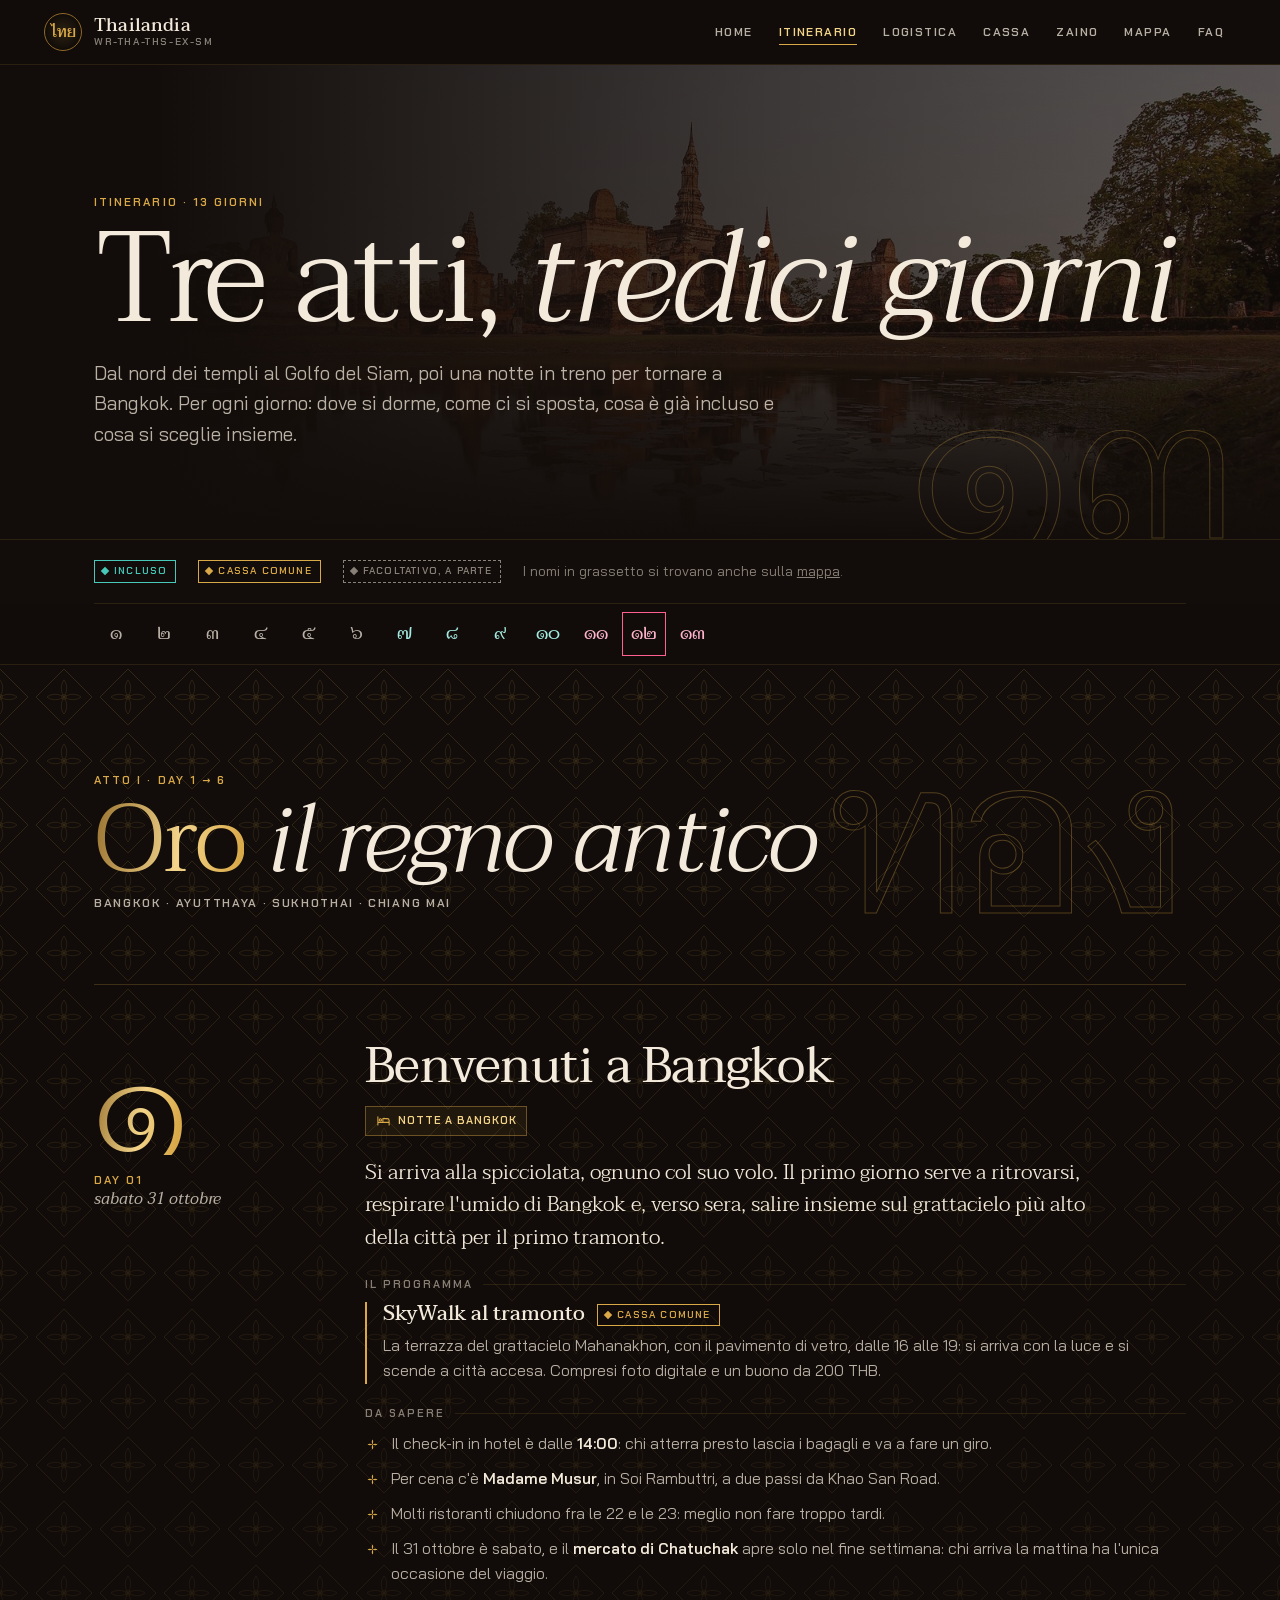
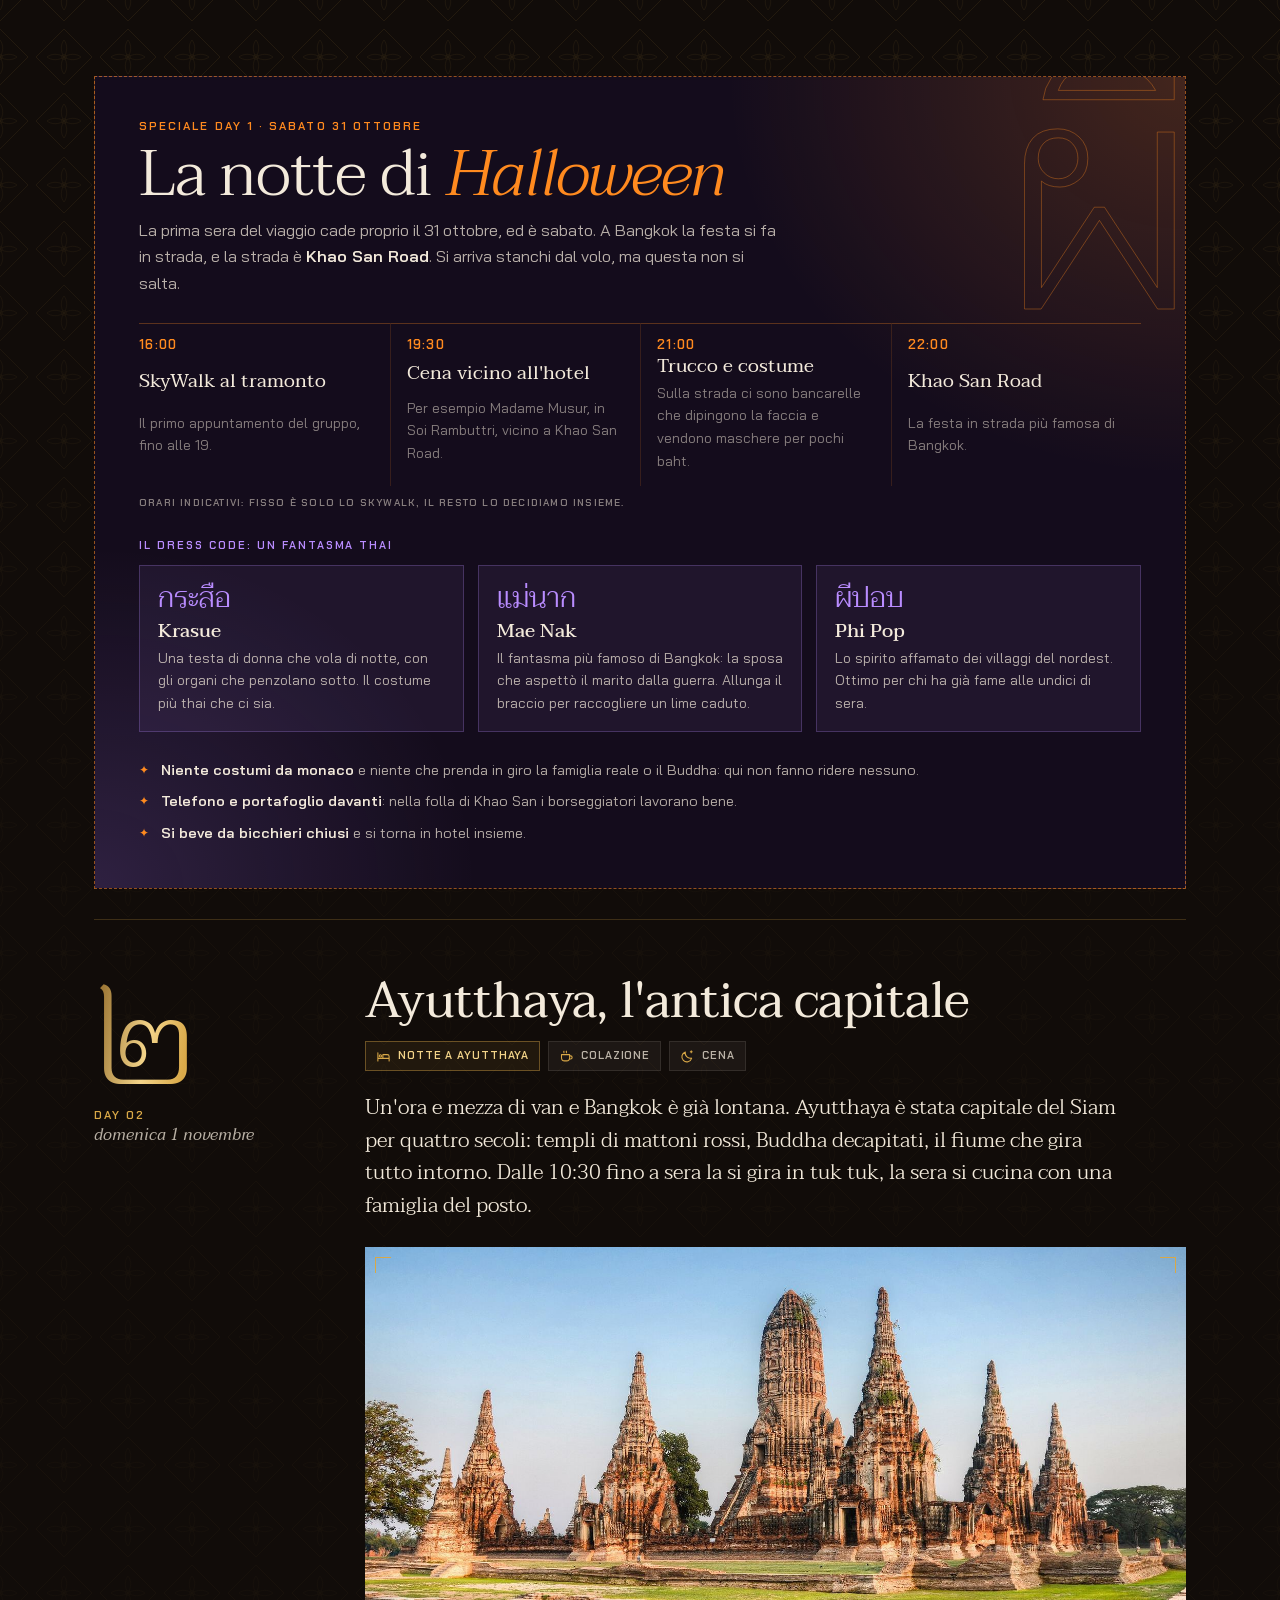
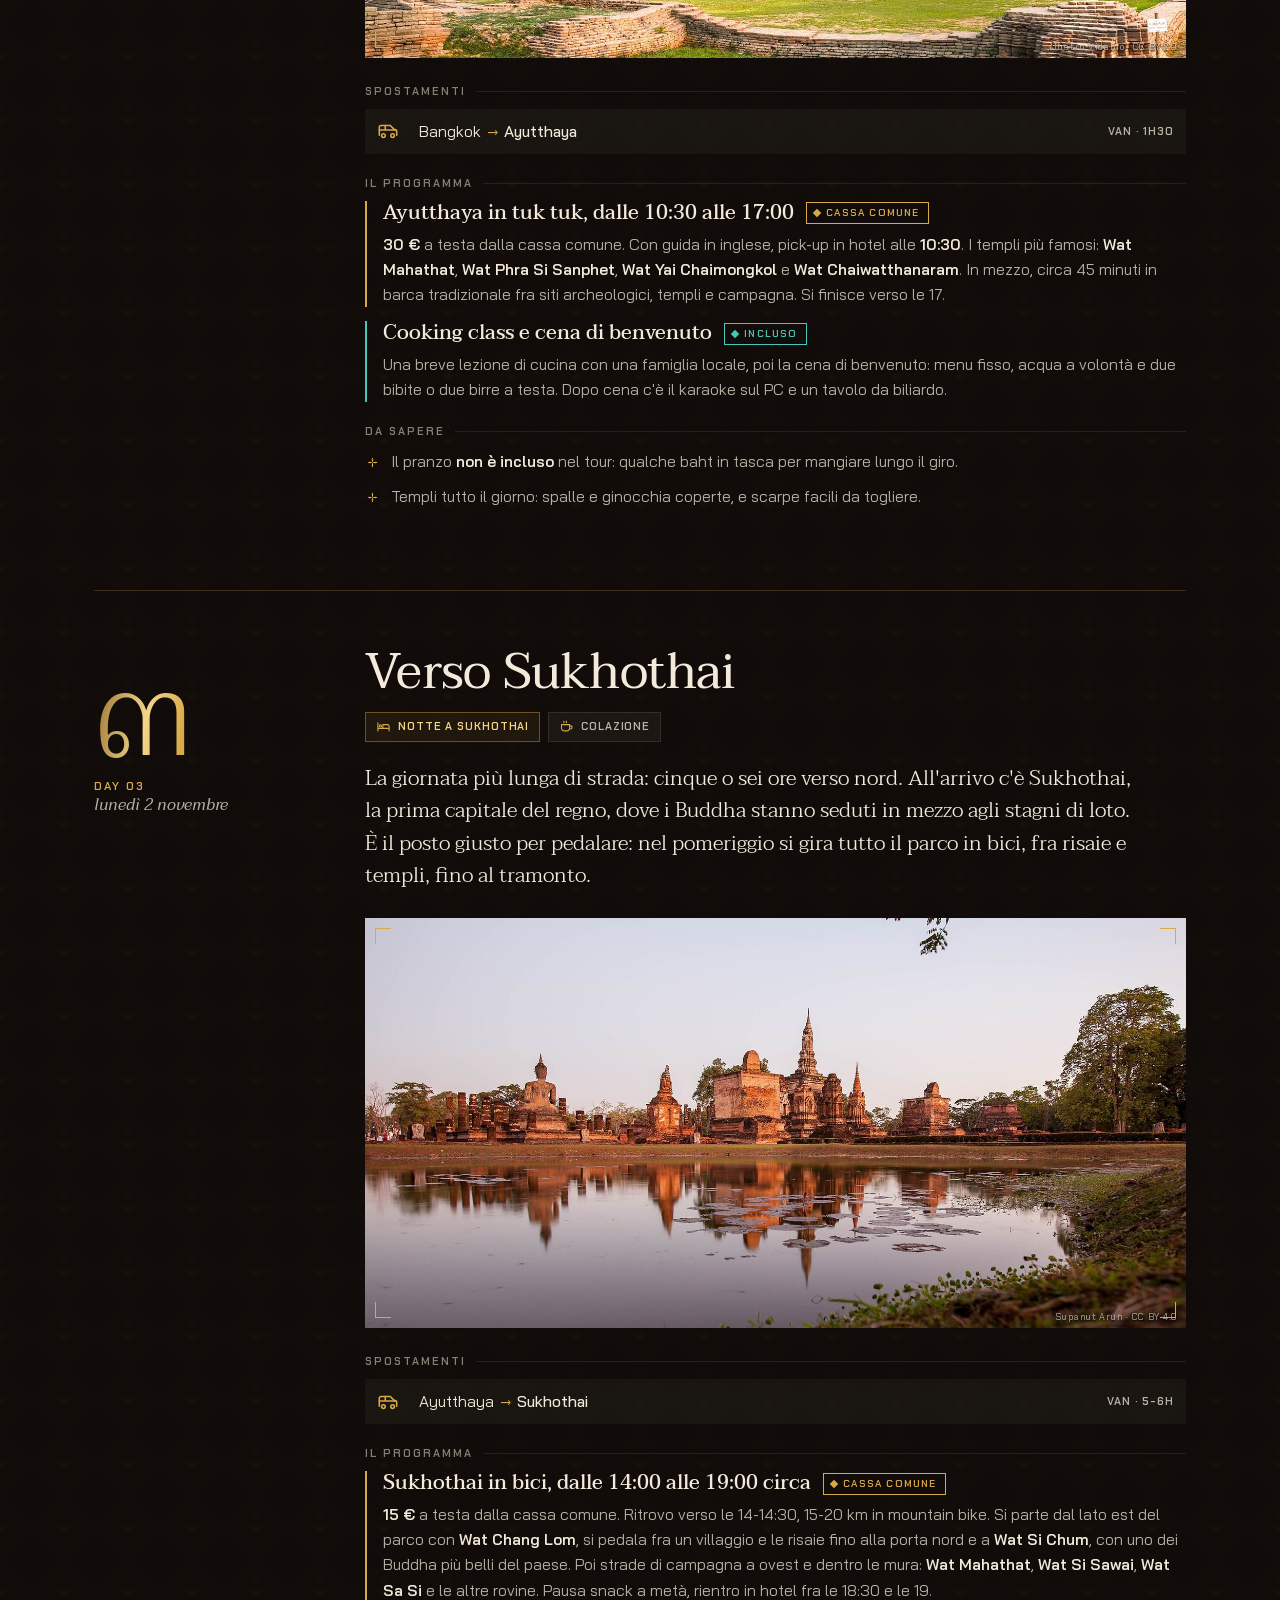
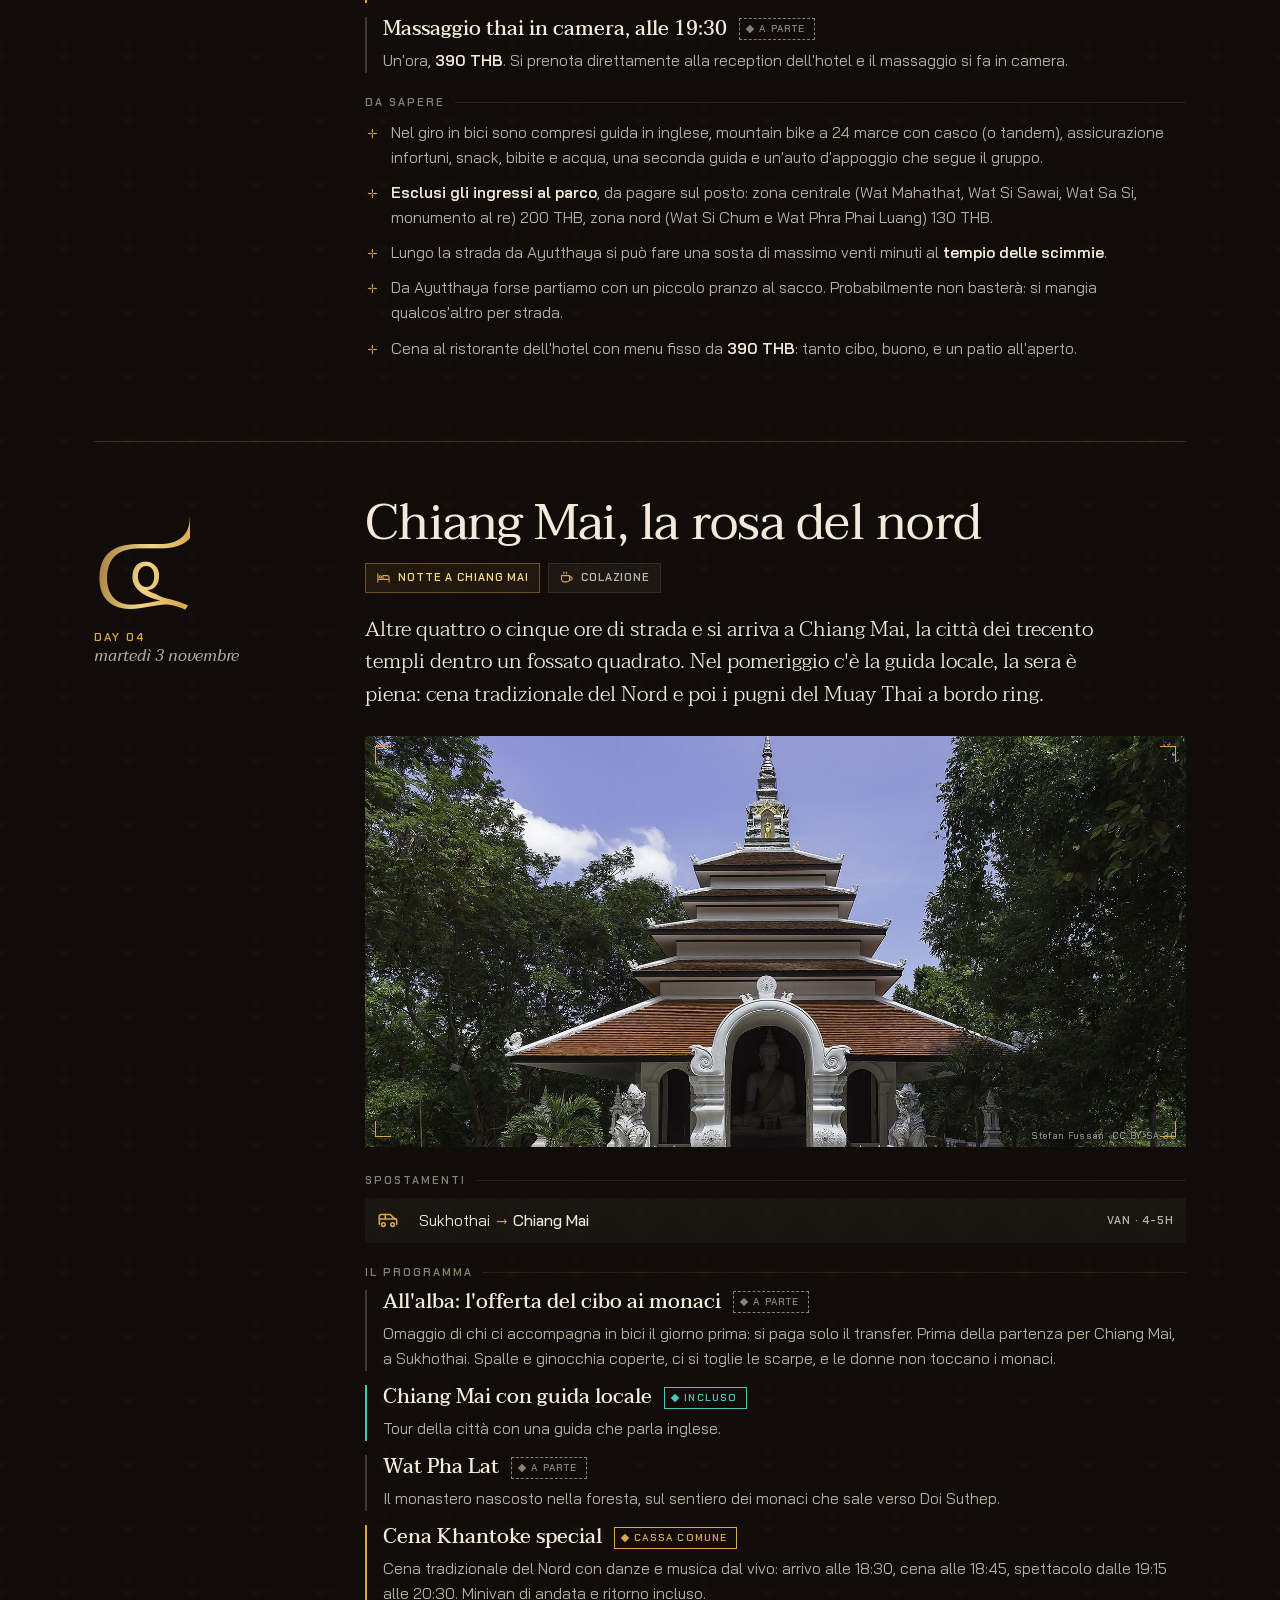
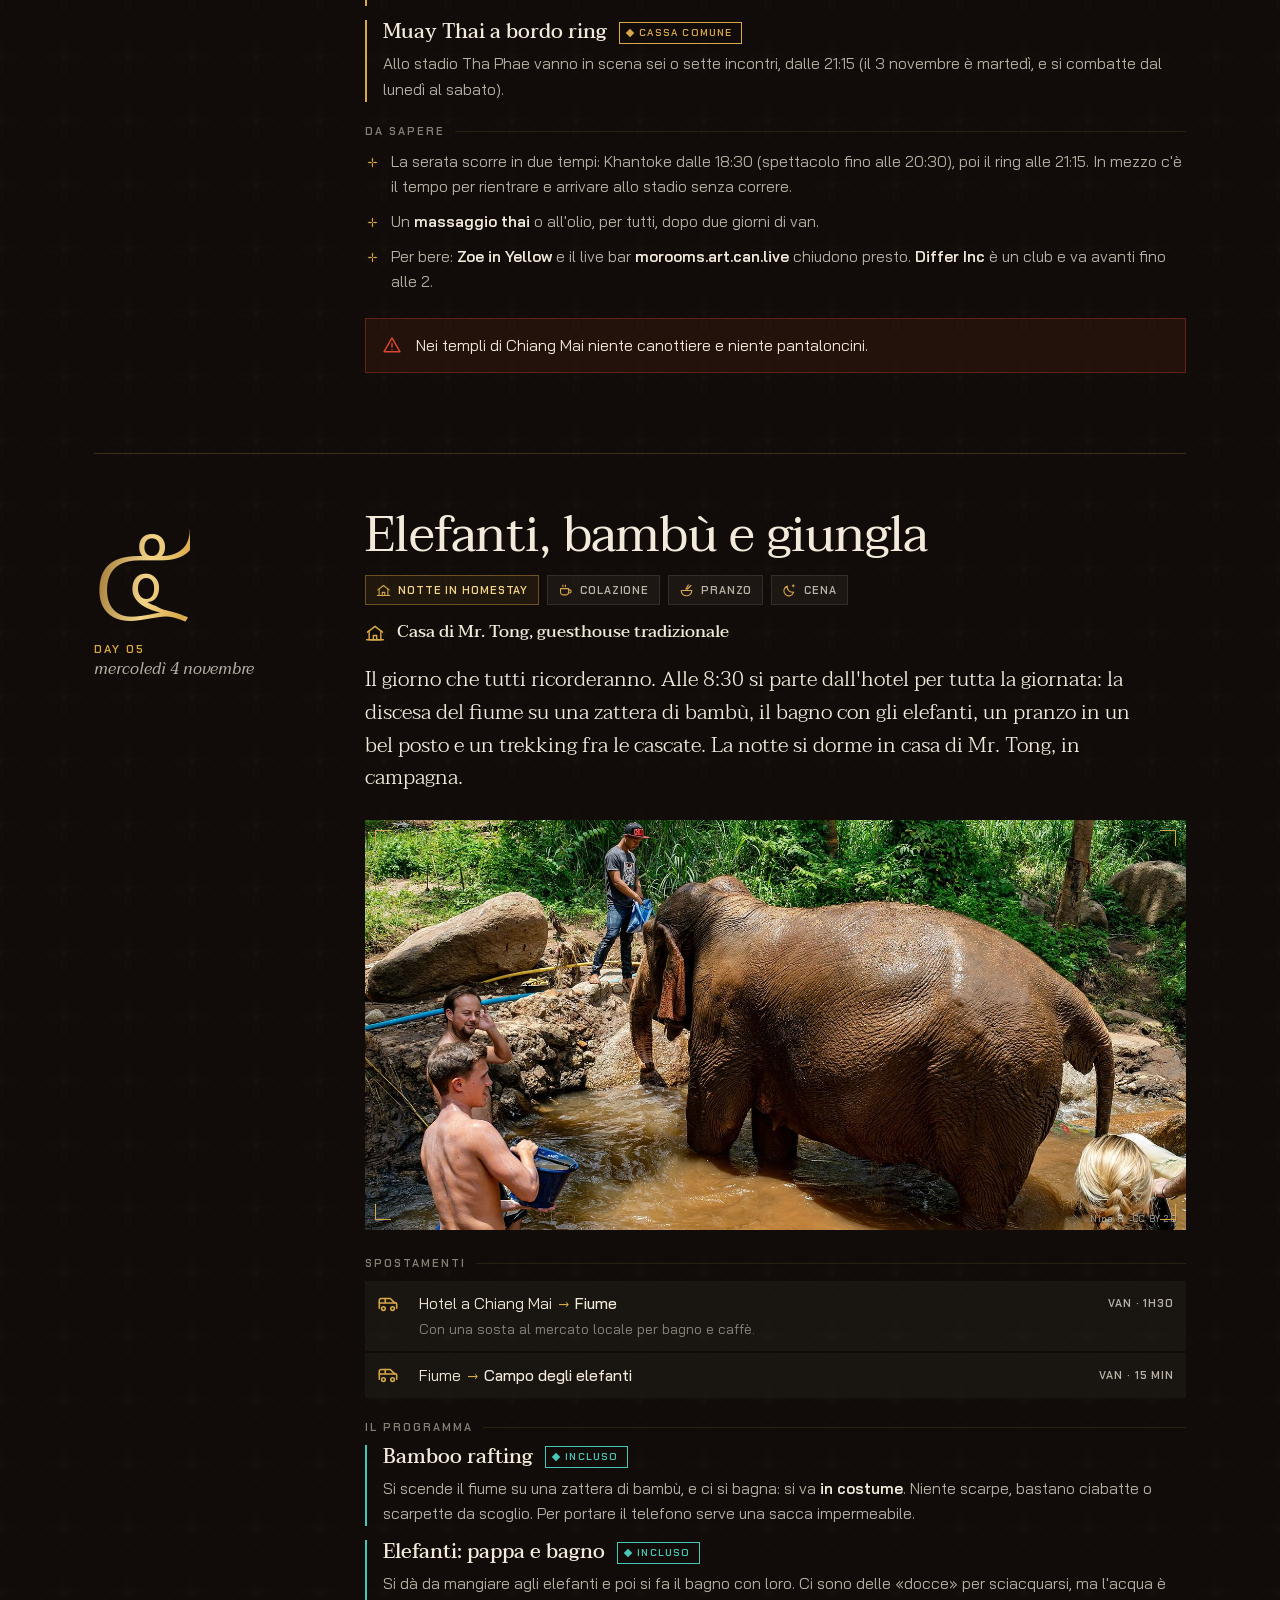
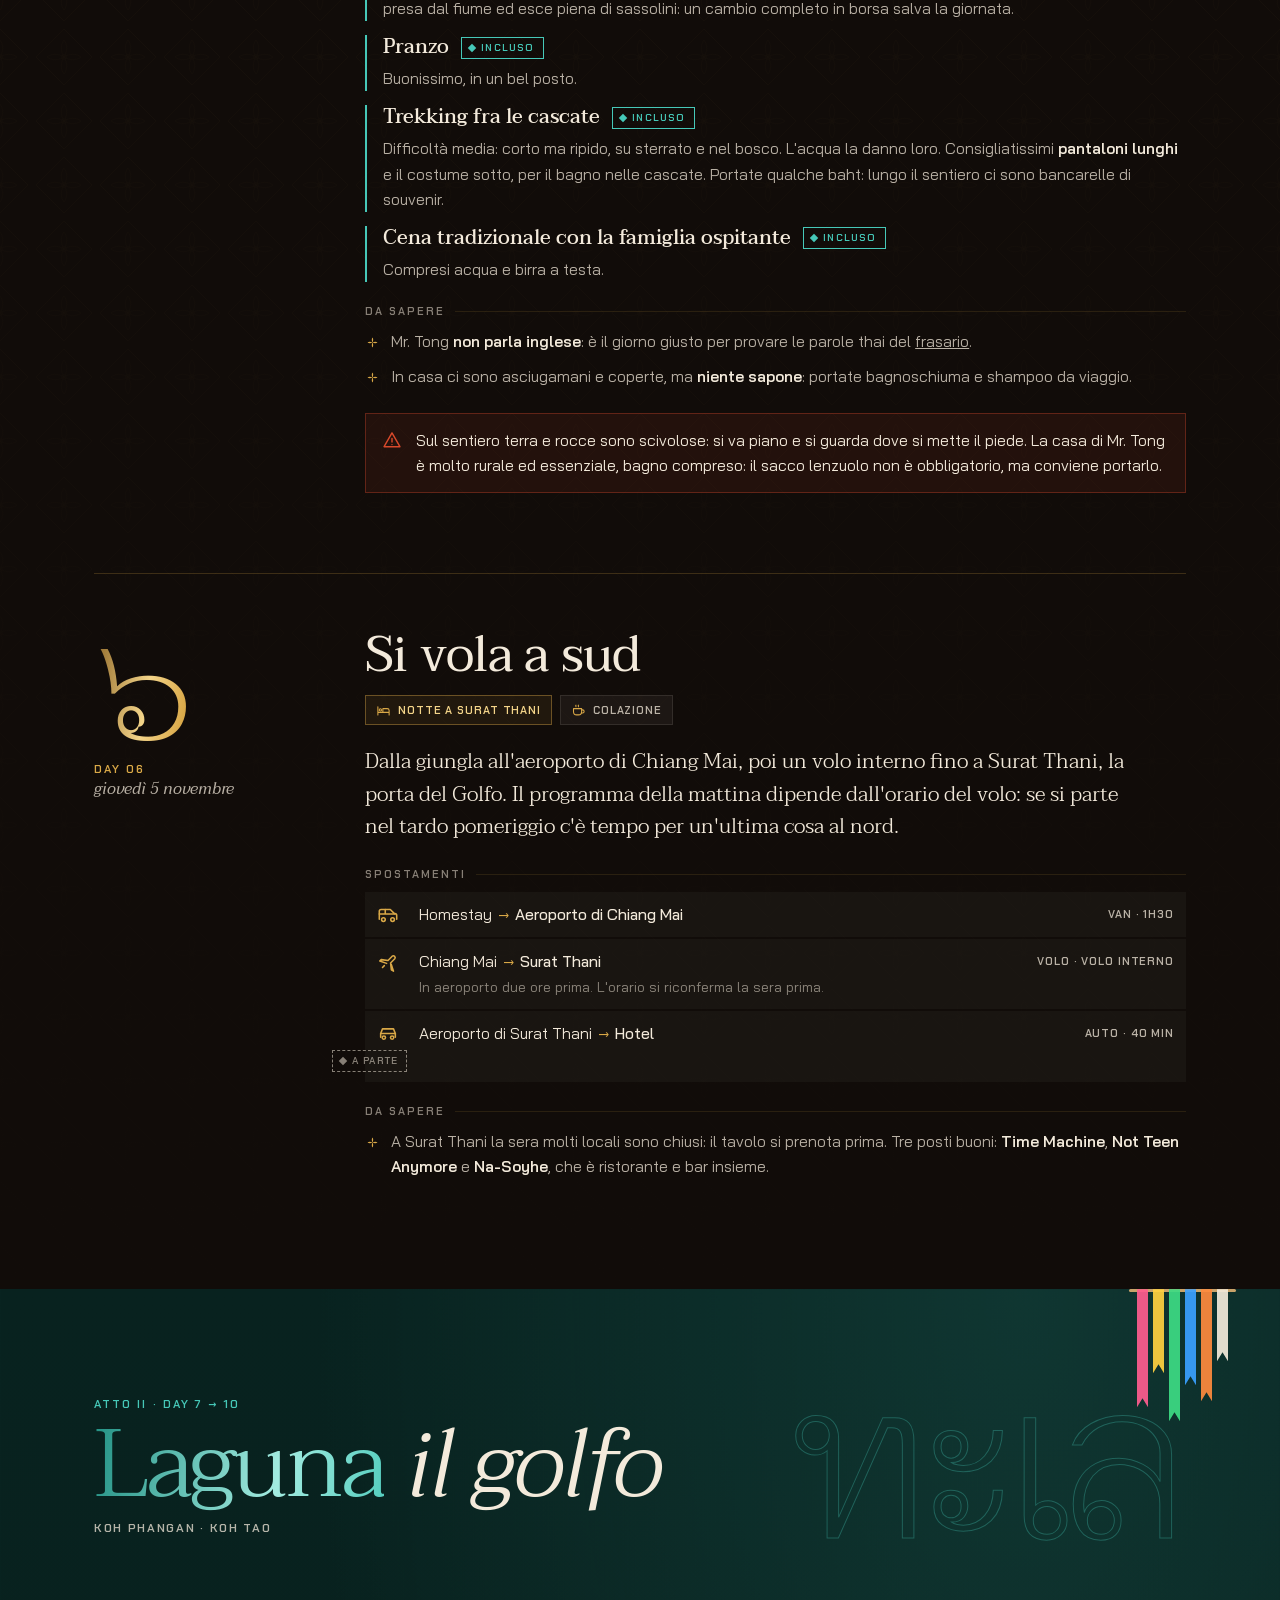
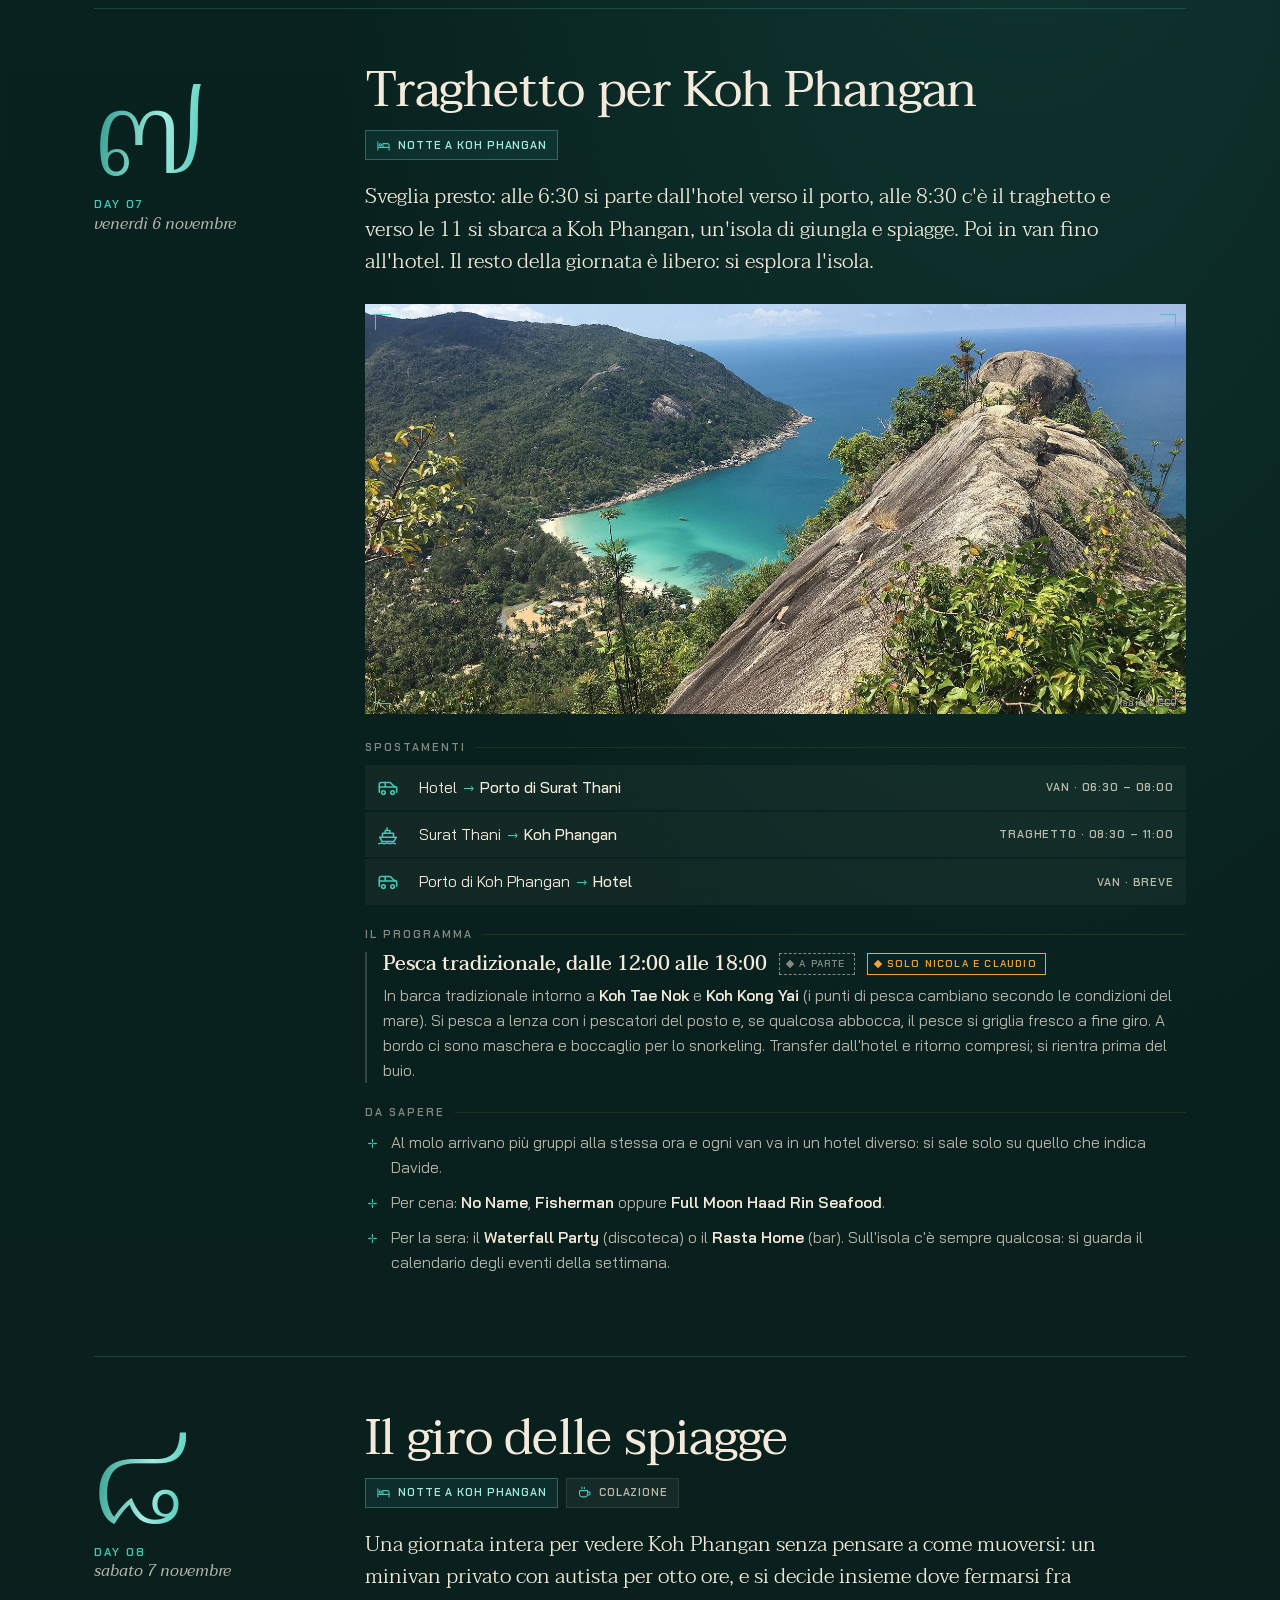
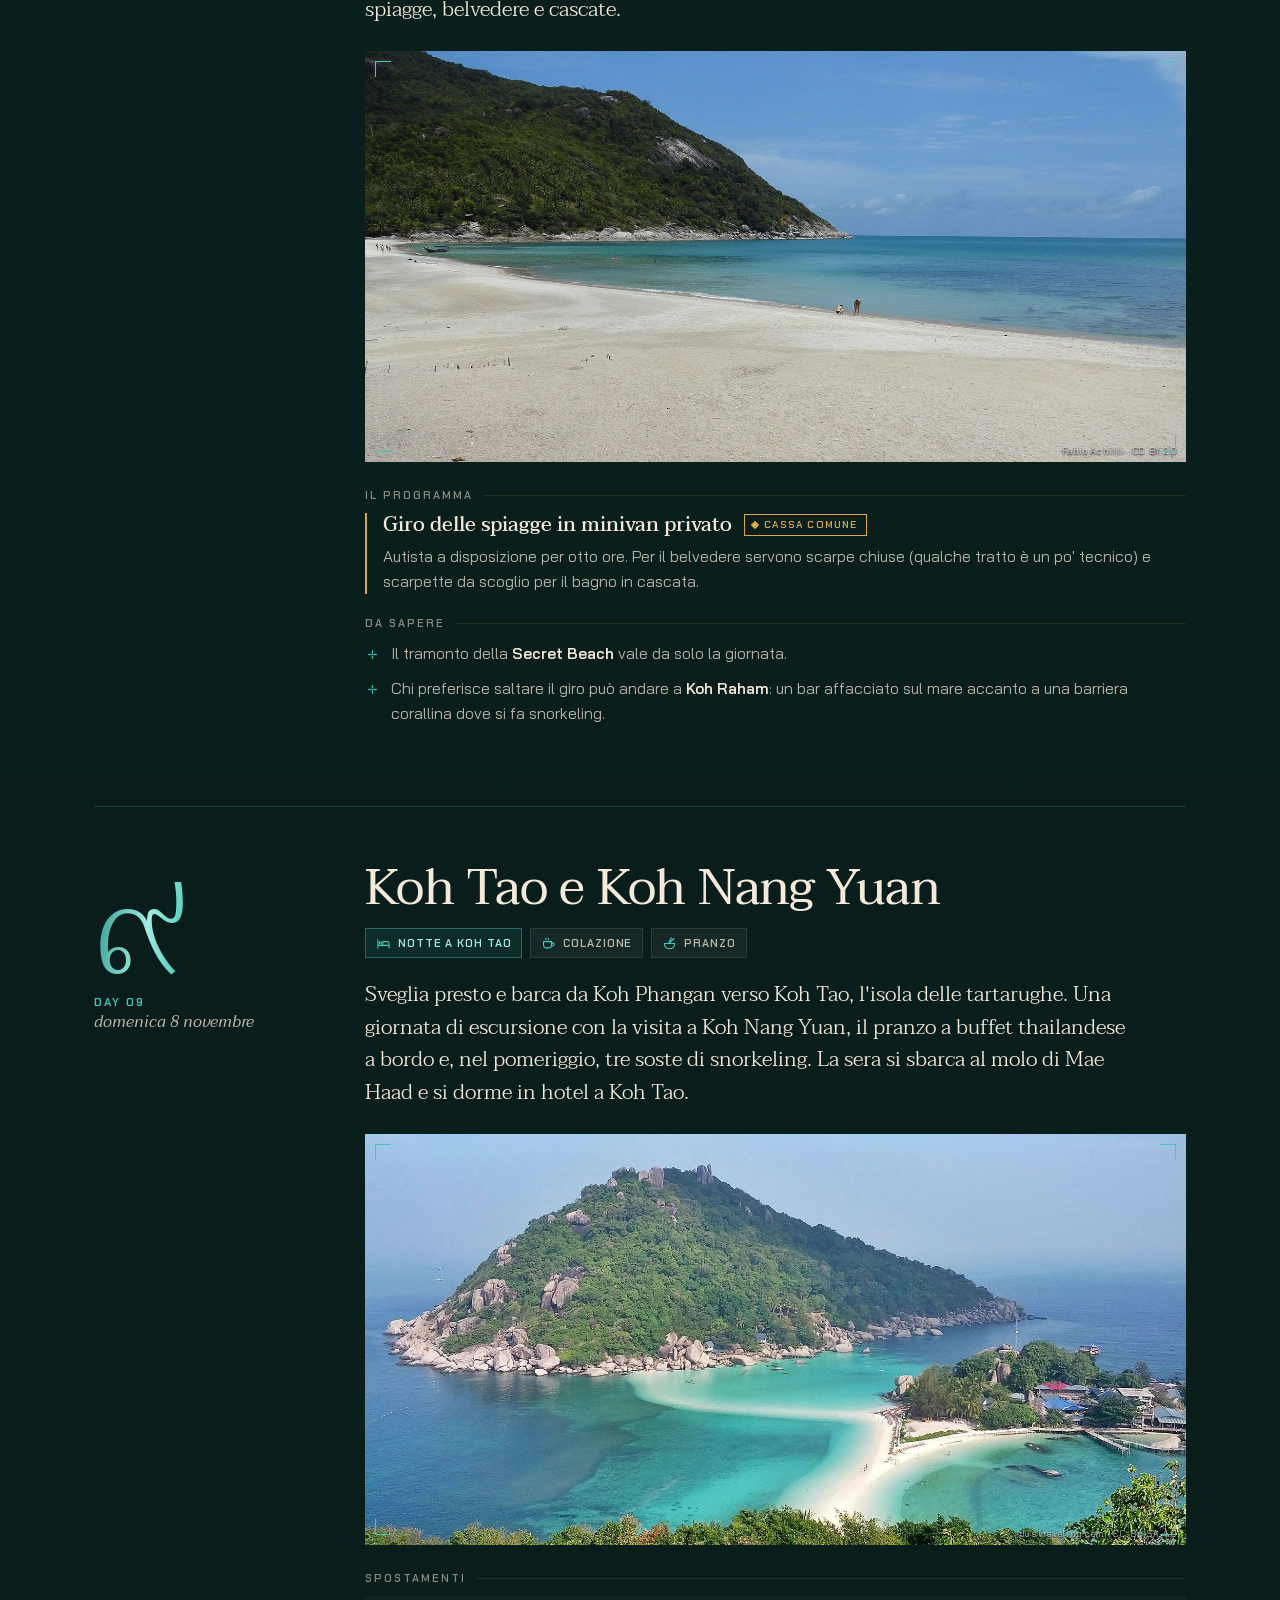
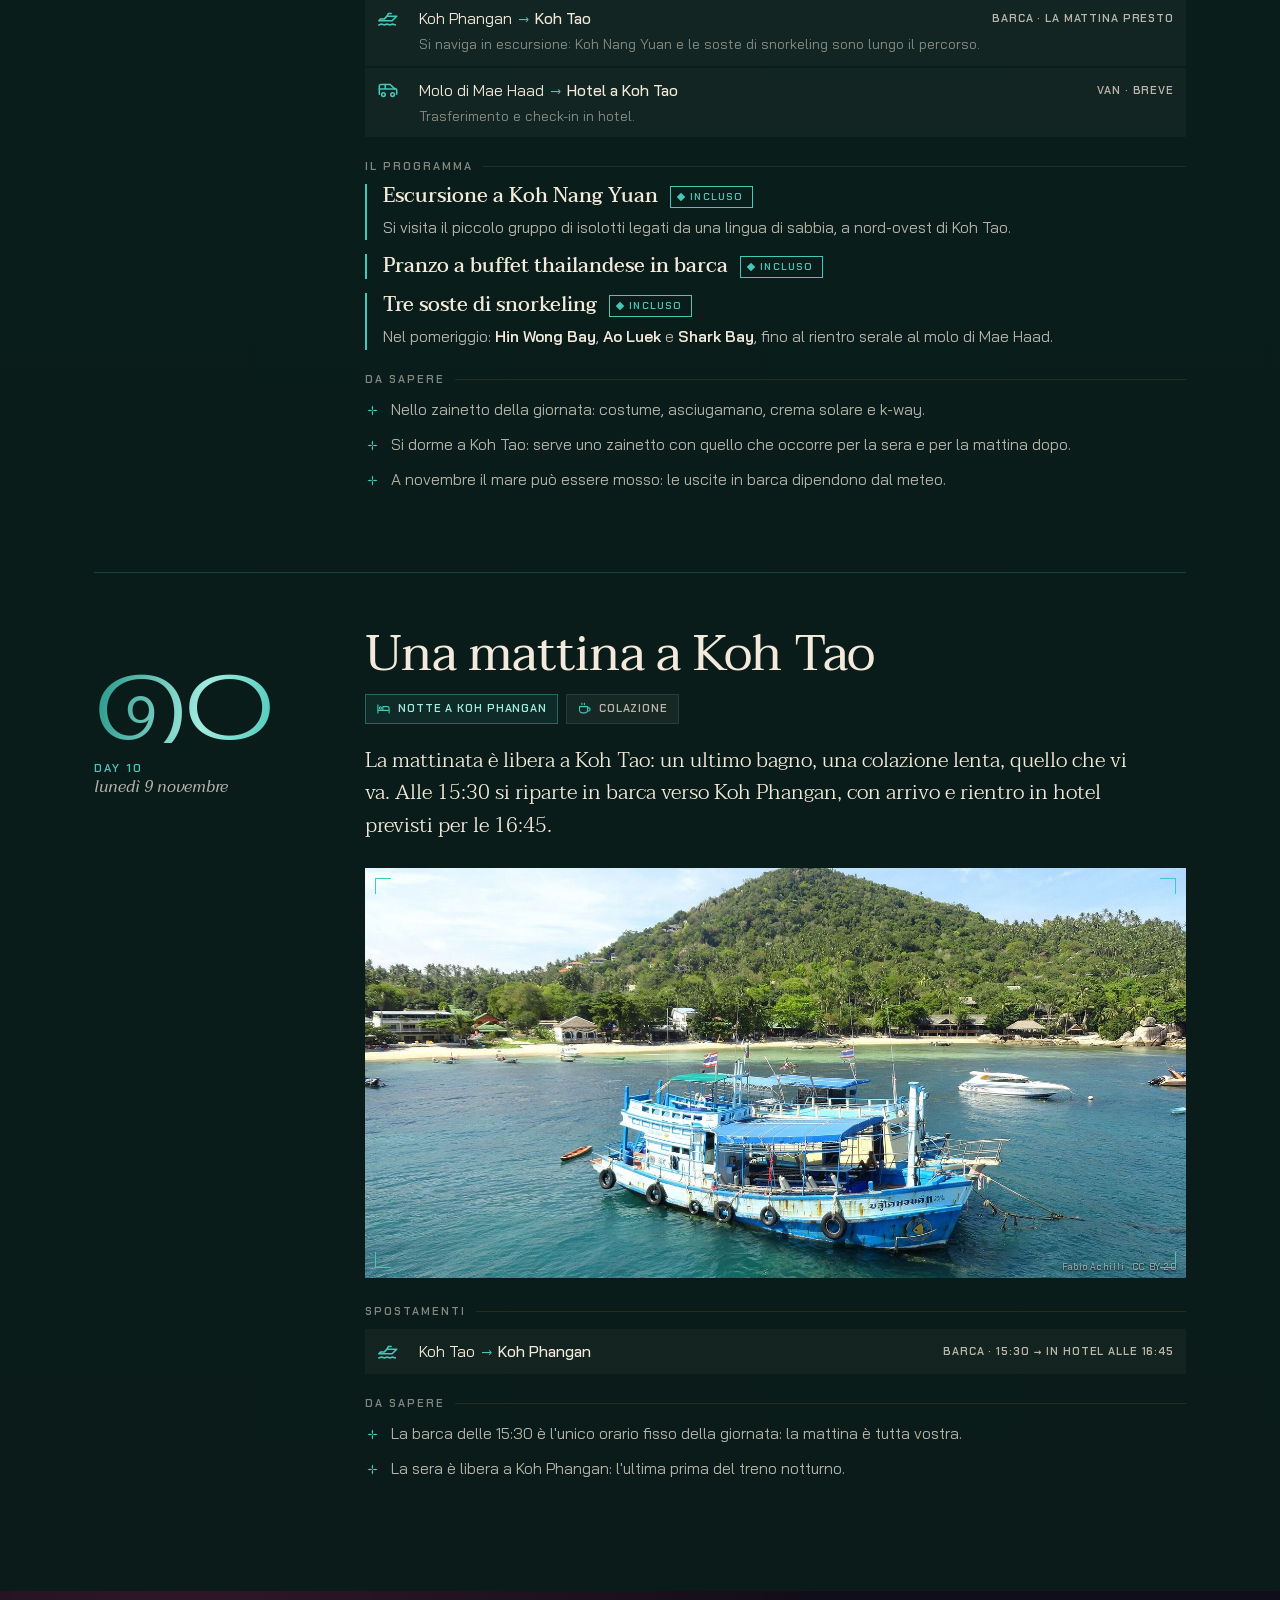
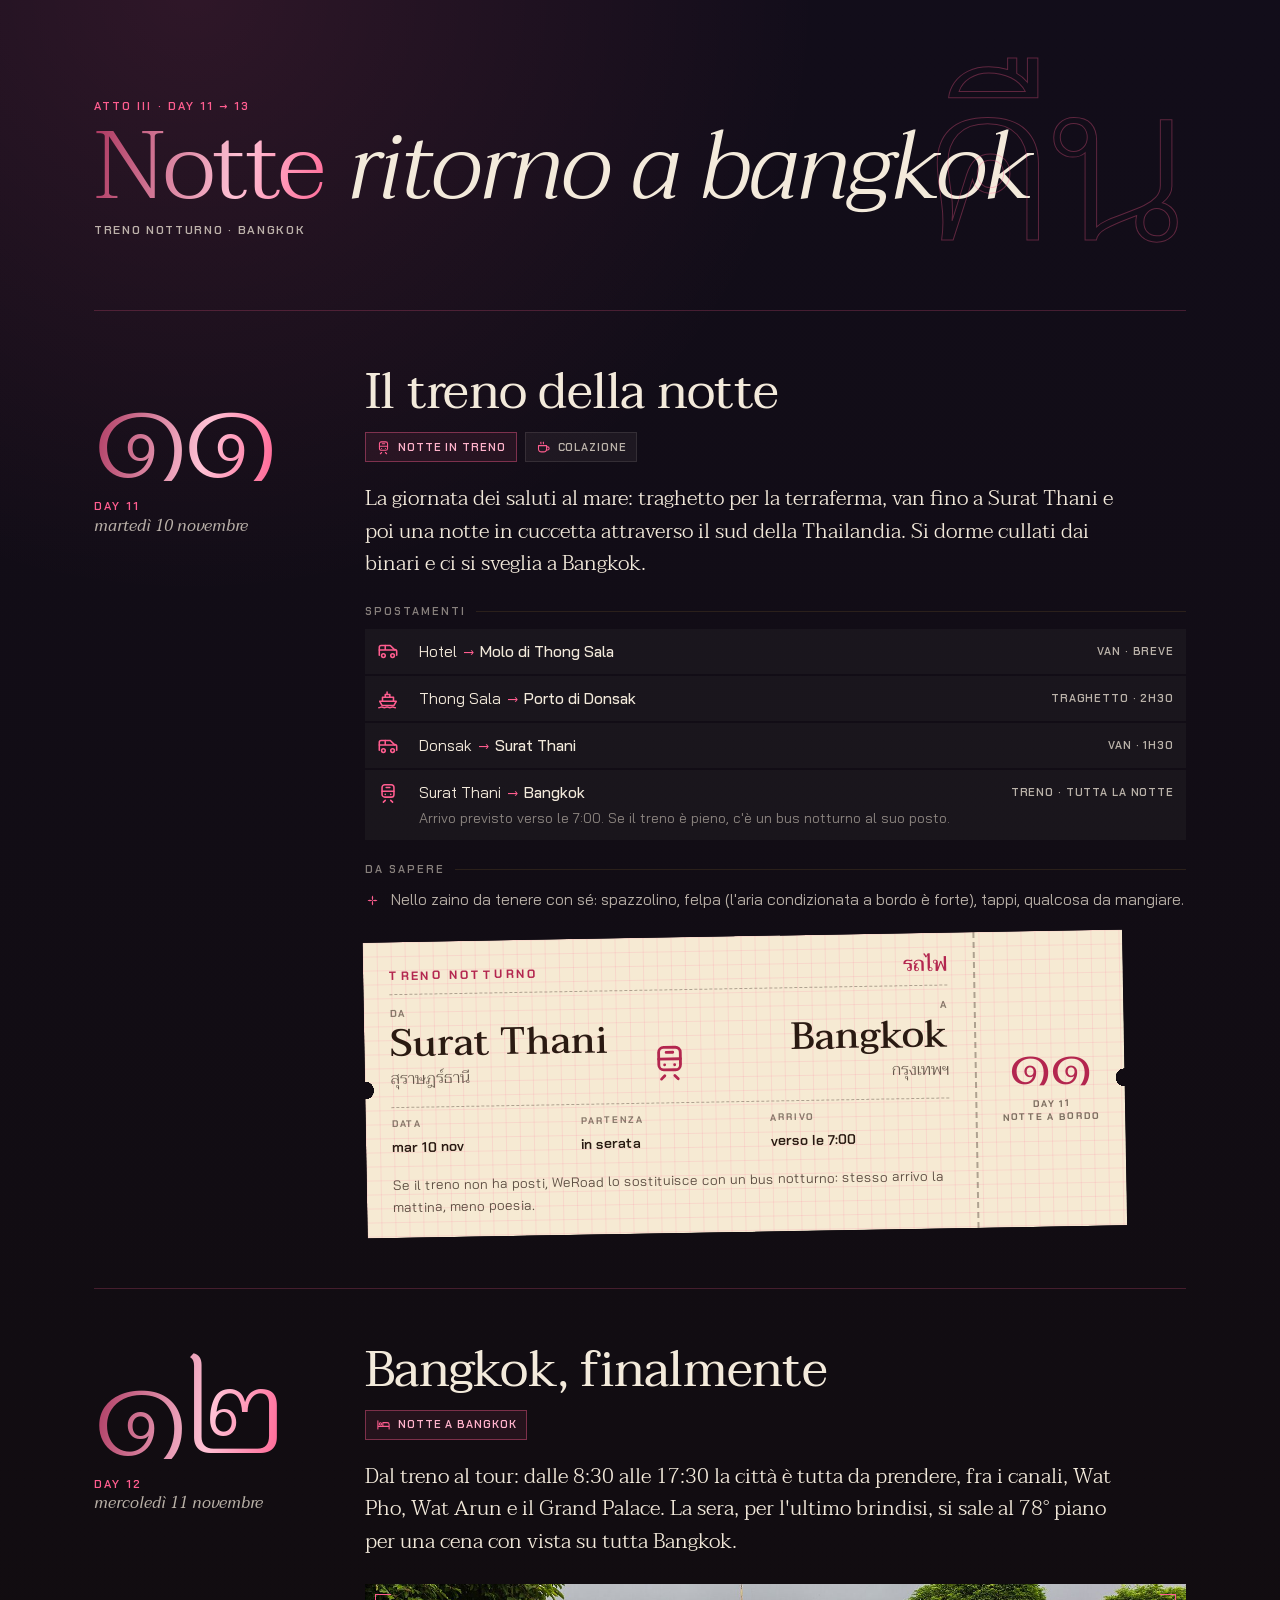
<file: itinerario.html>
<!doctype html>
<html lang="it">
<head>
  <meta charset="utf-8">
  <meta name="viewport" content="width=device-width, initial-scale=1, viewport-fit=cover">
  <title>Itinerario · Thailandia Expedition</title>
  <meta name="description" content="I 13 giorni della Thailandia Expedition, giorno per giorno: cosa è incluso, cosa paga la cassa comune, cosa si sceglie sul momento.">
  <meta name="theme-color" content="#110c09">
  <link rel="icon" href="assets/img/icon.svg" type="image/svg+xml">
  <link rel="apple-touch-icon" href="assets/img/apple-touch-icon.png">
  <link rel="preconnect" href="https://fonts.googleapis.com">
  <link rel="preconnect" href="https://fonts.gstatic.com" crossorigin>
  <link href="https://fonts.googleapis.com/css2?family=Bai+Jamjuree:ital,wght@0,400;0,500;0,600;1,400&family=Chakra+Petch:wght@500;600;700&family=Taviraj:ital,wght@0,200;0,300;0,400;0,500;0,600;1,300;1,400;1,500&display=swap" rel="stylesheet">
  <link rel="stylesheet" href="assets/css/style.css?v=3">
</head>
<body>
  <header class="nav" data-page="itinerario"></header>

  <main>
    <section class="phero">
      <img src="assets/img/sukhothai.jpg" alt="">
      <span class="thai-big" aria-hidden="true">๑๓</span>
      <div class="wrap">
        <span class="tag">Itinerario · 13 giorni</span>
        <h1>Tre atti, <em>tredici giorni</em></h1>
        <p class="lead">Dal nord dei templi al Golfo del Siam, poi una notte in treno per tornare a Bangkok. Per ogni giorno: dove si dorme, come ci si sposta, cosa è già incluso e cosa si sceglie insieme.</p>
      </div>
    </section>

    <div class="wrap">
      <div class="legenda">
        <span class="badge incluso">Incluso</span>
        <span class="badge cassa">Cassa comune</span>
        <span class="badge extra">Facoltativo, a parte</span>
        <small>I nomi in grassetto si trovano anche sulla <a href="mappe.html">mappa</a>.</small>
      </div>
    </div>

    <nav class="salti" aria-label="Vai al giorno"><div class="salti-in" id="salti"></div></nav>

    <div id="atti-it"></div>
  </main>

  <script src="assets/js/data.js?v=3"></script>
  <script src="assets/js/main.js?v=3"></script>
  <script src="assets/js/itinerario.js?v=3"></script>
</body>
</html>
</file>
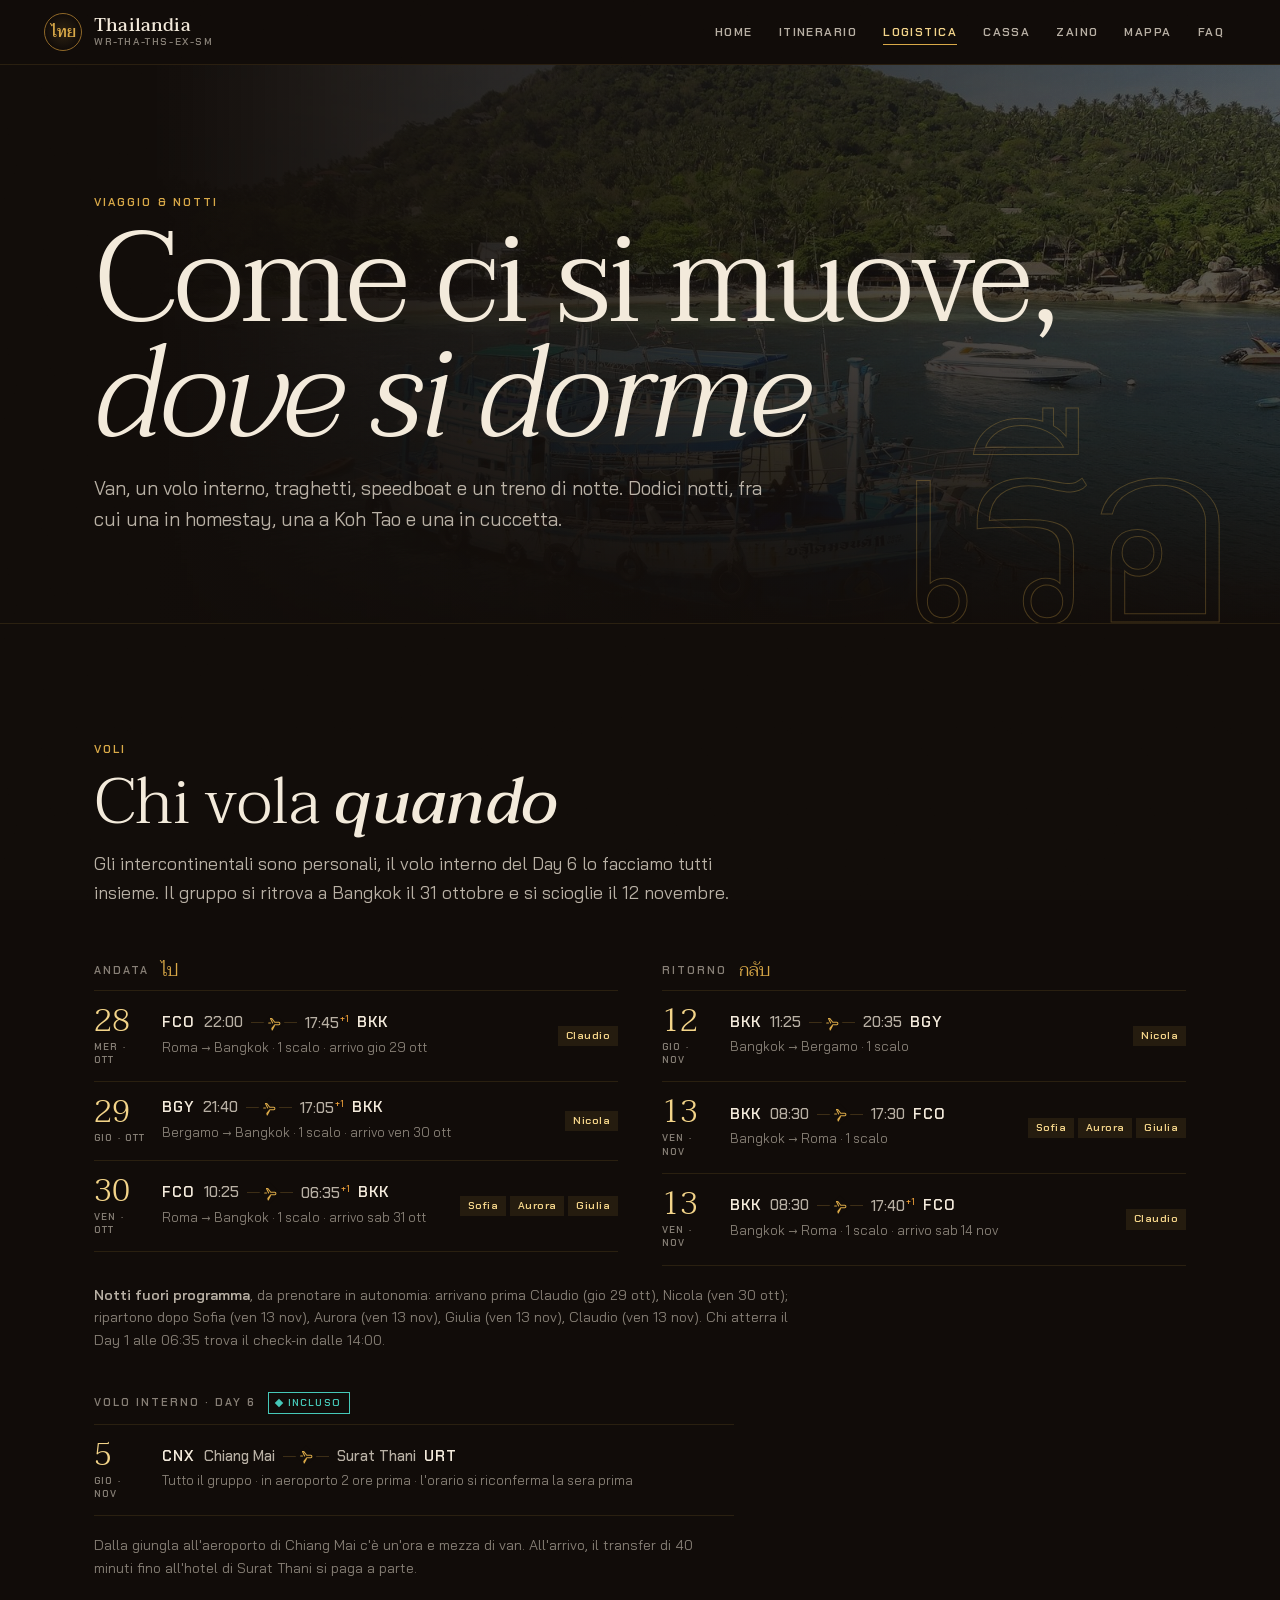
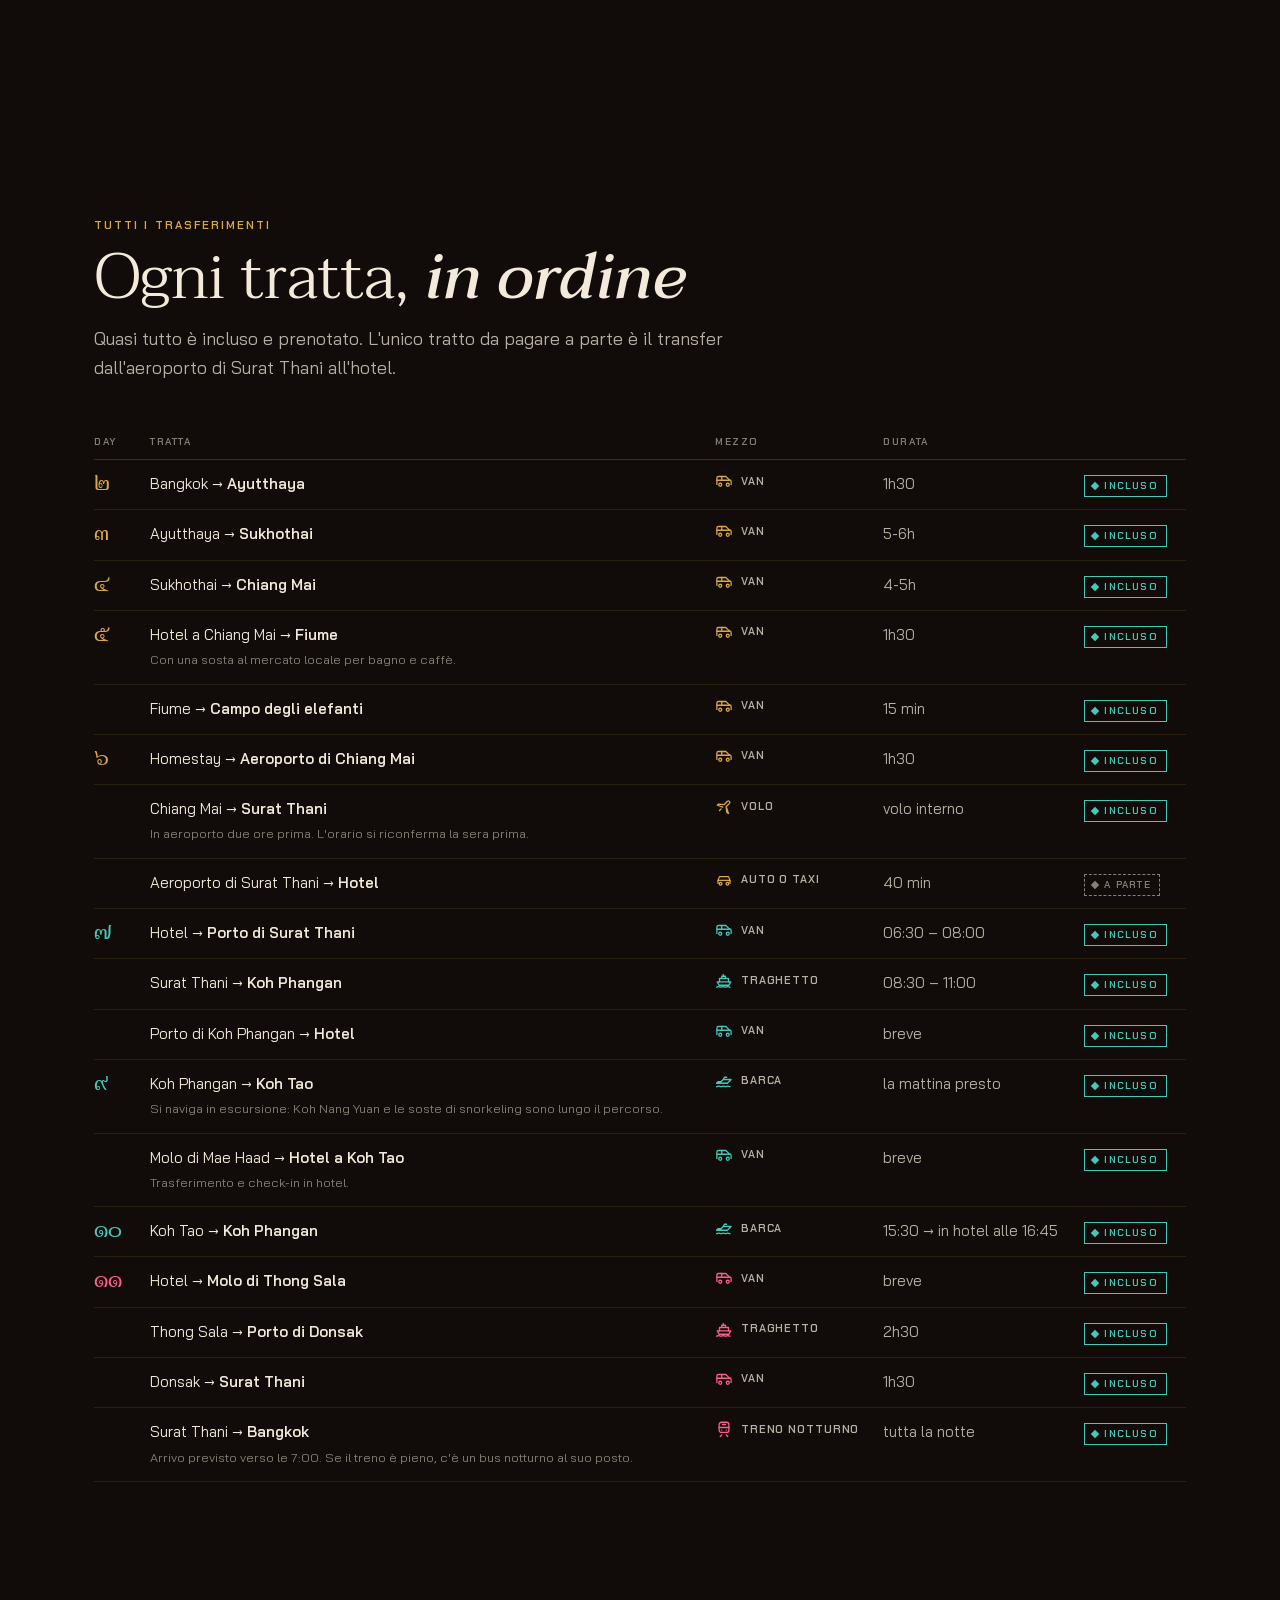
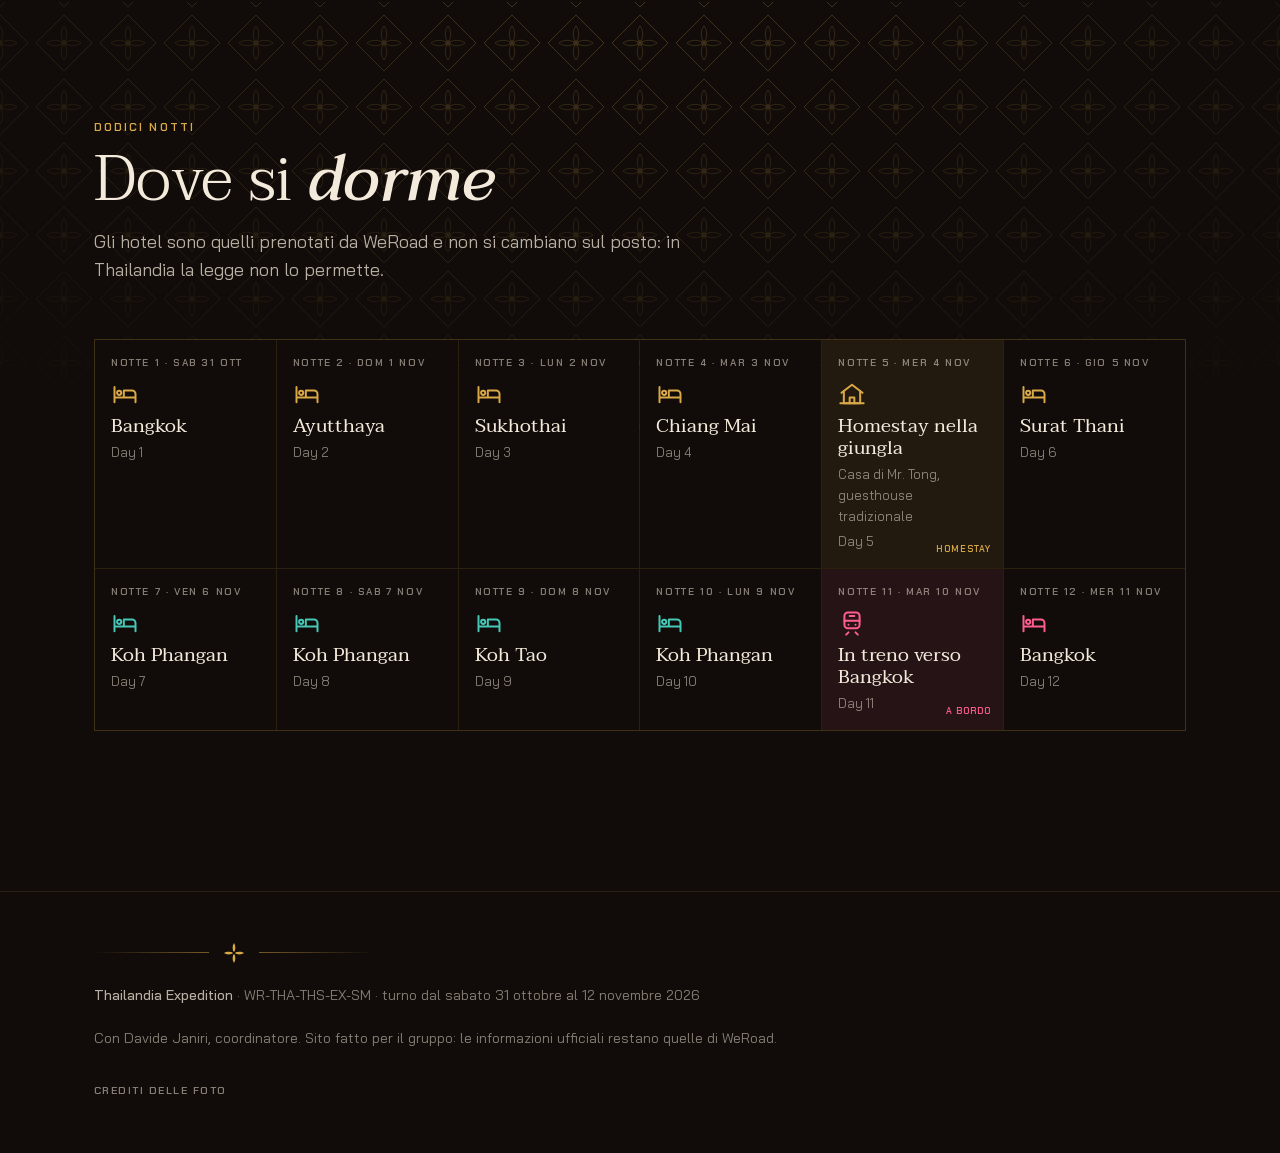
<file: logistica.html>
<!doctype html>
<html lang="it">
<head>
  <meta charset="utf-8">
  <meta name="viewport" content="width=device-width, initial-scale=1, viewport-fit=cover">
  <title>Viaggio & notti · Thailandia Expedition</title>
  <meta name="description" content="Voli, volo interno, treno notturno, ogni spostamento e dove si dorme nei 13 giorni in Thailandia.">
  <meta name="theme-color" content="#110c09">
  <link rel="icon" href="assets/img/icon.svg" type="image/svg+xml">
  <link rel="apple-touch-icon" href="assets/img/apple-touch-icon.png">
  <link rel="preconnect" href="https://fonts.googleapis.com">
  <link rel="preconnect" href="https://fonts.gstatic.com" crossorigin>
  <link href="https://fonts.googleapis.com/css2?family=Bai+Jamjuree:ital,wght@0,400;0,500;0,600;1,400&family=Chakra+Petch:wght@500;600;700&family=Taviraj:ital,wght@0,200;0,300;0,400;0,500;0,600;1,300;1,400;1,500&display=swap" rel="stylesheet">
  <link rel="stylesheet" href="assets/css/style.css?v=3">
</head>
<body>
  <header class="nav" data-page="logistica"></header>

  <main>
    <section class="phero">
      <img src="assets/img/koh-tao.jpg" alt="">
      <span class="thai-big" aria-hidden="true">เรือ</span>
      <div class="wrap">
        <span class="tag">Viaggio & notti</span>
        <h1>Come ci si muove, <em>dove si dorme</em></h1>
        <p class="lead">Van, un volo interno, traghetti, speedboat e un treno di notte. Dodici notti, fra cui una in homestay, una a Koh Tao e una in cuccetta.</p>
      </div>
    </section>

    <!-- VOLI DALL'ITALIA -->
    <section class="sez" id="voli">
      <div class="wrap">
        <div class="sez-head reveal">
          <span class="tag">Voli</span>
          <h2>Chi vola <em>quando</em></h2>
          <p>Gli intercontinentali sono personali, il volo interno del Day 6 lo facciamo tutti insieme. Il gruppo si ritrova a Bangkok il 31 ottobre e si scioglie il 12 novembre.</p>
        </div>
        <div id="voli-box" class="reveal"></div>
      </div>
    </section>

    <!-- OGNI SPOSTAMENTO -->
    <section class="sez" id="spostamenti">
      <div class="wrap">
        <div class="sez-head reveal">
          <span class="tag">Tutti i trasferimenti</span>
          <h2>Ogni tratta, <em>in ordine</em></h2>
          <p>Quasi tutto è incluso e prenotato. L'unico tratto da pagare a parte è il transfer dall'aeroporto di Surat Thani all'hotel.</p>
        </div>
        <table class="tab-spost reveal" id="tab-spost">
          <thead><tr><th>Day</th><th>Tratta</th><th>Mezzo</th><th>Durata</th><th></th></tr></thead>
          <tbody></tbody>
        </table>
      </div>
    </section>

    <!-- DOVE SI DORME -->
    <section class="sez lacca-bg" id="notti">
      <div class="wrap">
        <div class="sez-head reveal">
          <span class="tag">Dodici notti</span>
          <h2>Dove si <em>dorme</em></h2>
          <p>Gli hotel sono quelli prenotati da WeRoad e non si cambiano sul posto: in Thailandia la legge non lo permette.</p>
        </div>
        <ol class="notti stagger" id="notti-box"></ol>
      </div>
    </section>

  </main>

  <script src="assets/js/data.js?v=3"></script>
  <script src="assets/js/main.js?v=3"></script>
  <script src="assets/js/logistica.js?v=3"></script>
</body>
</html>
</file>
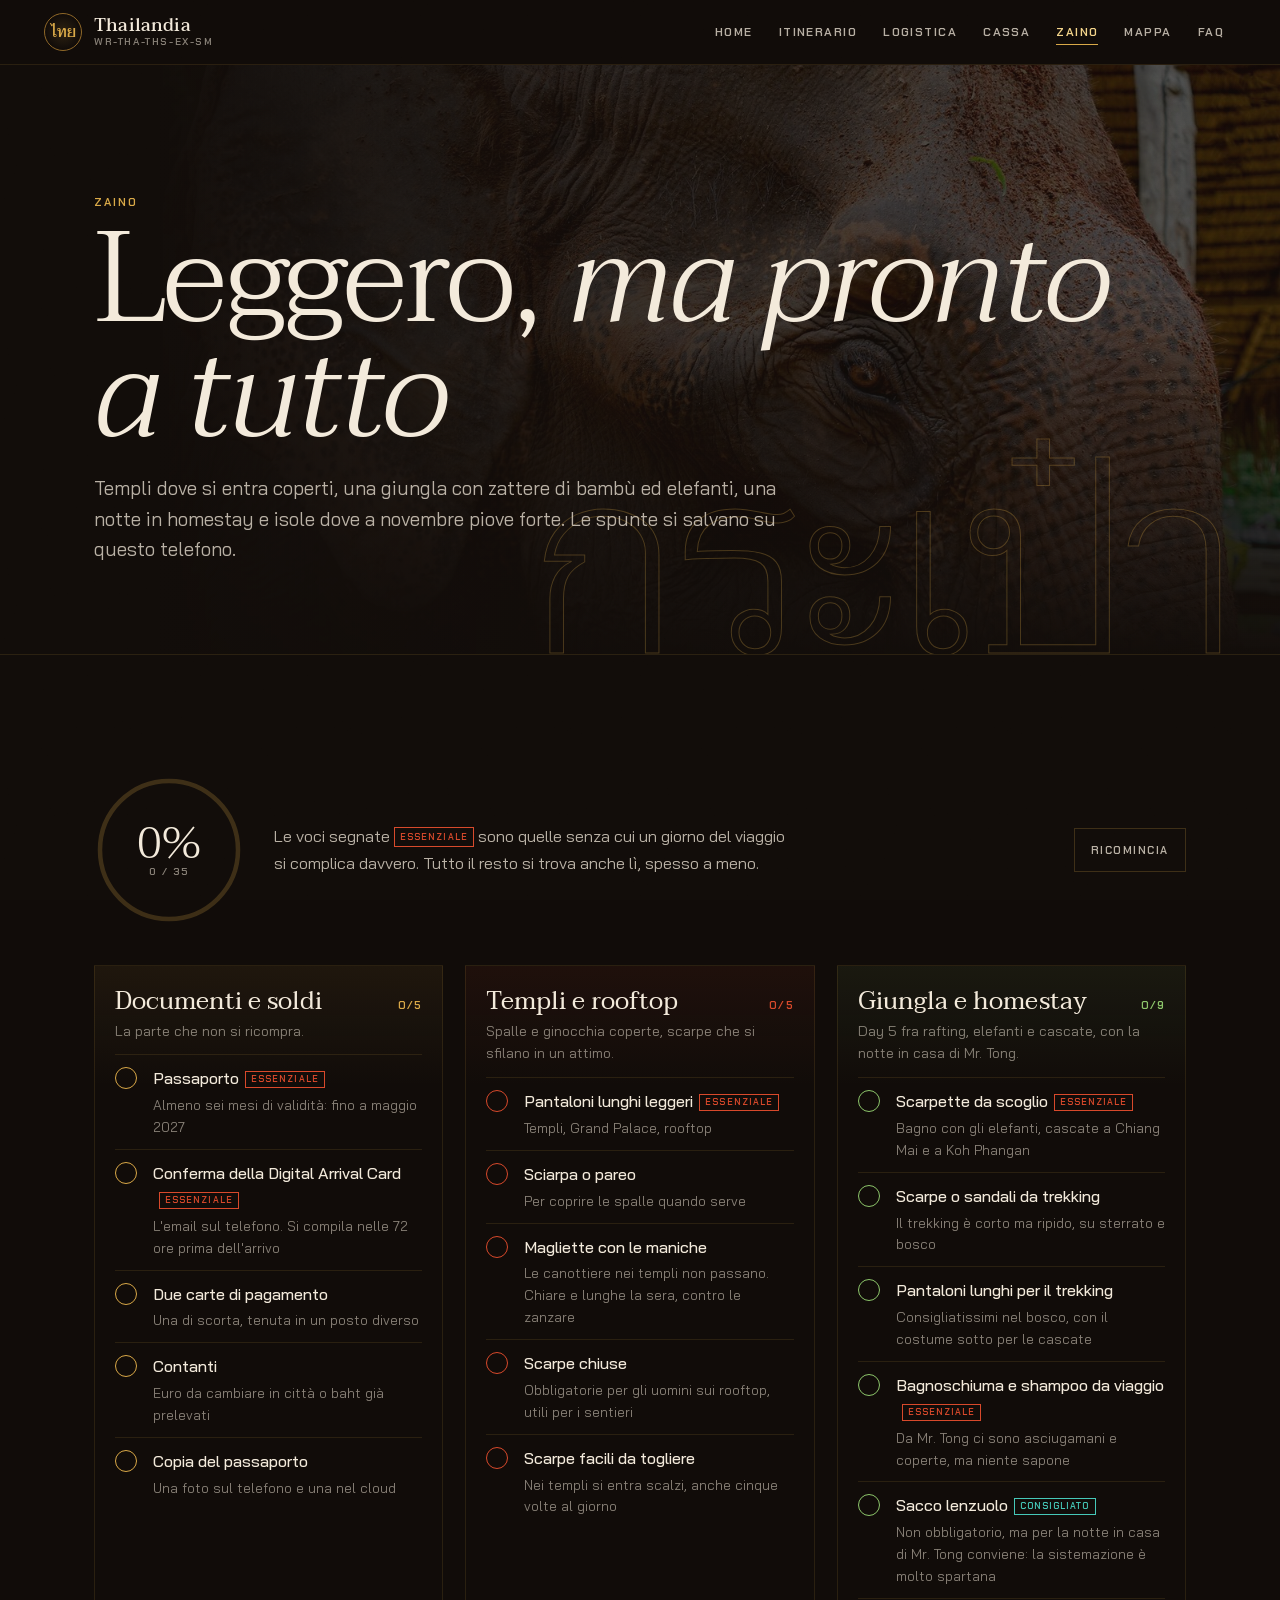
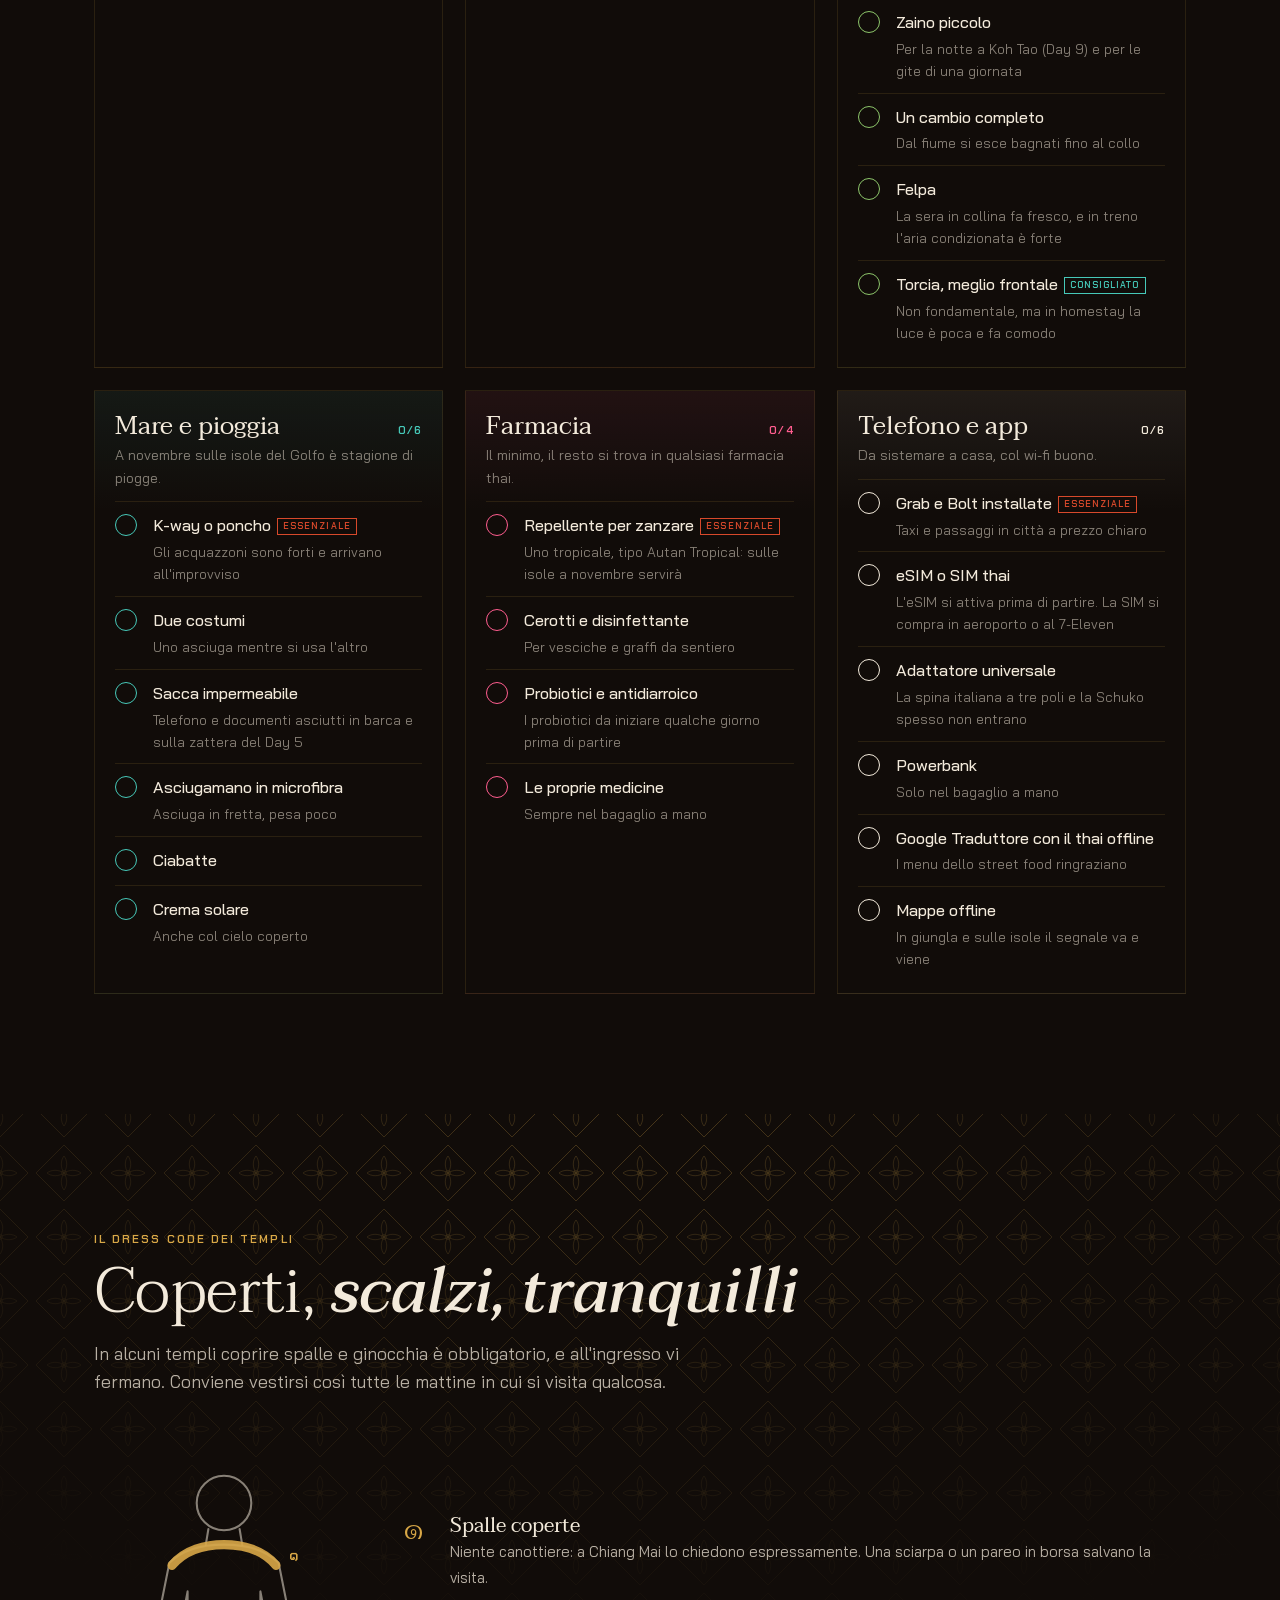
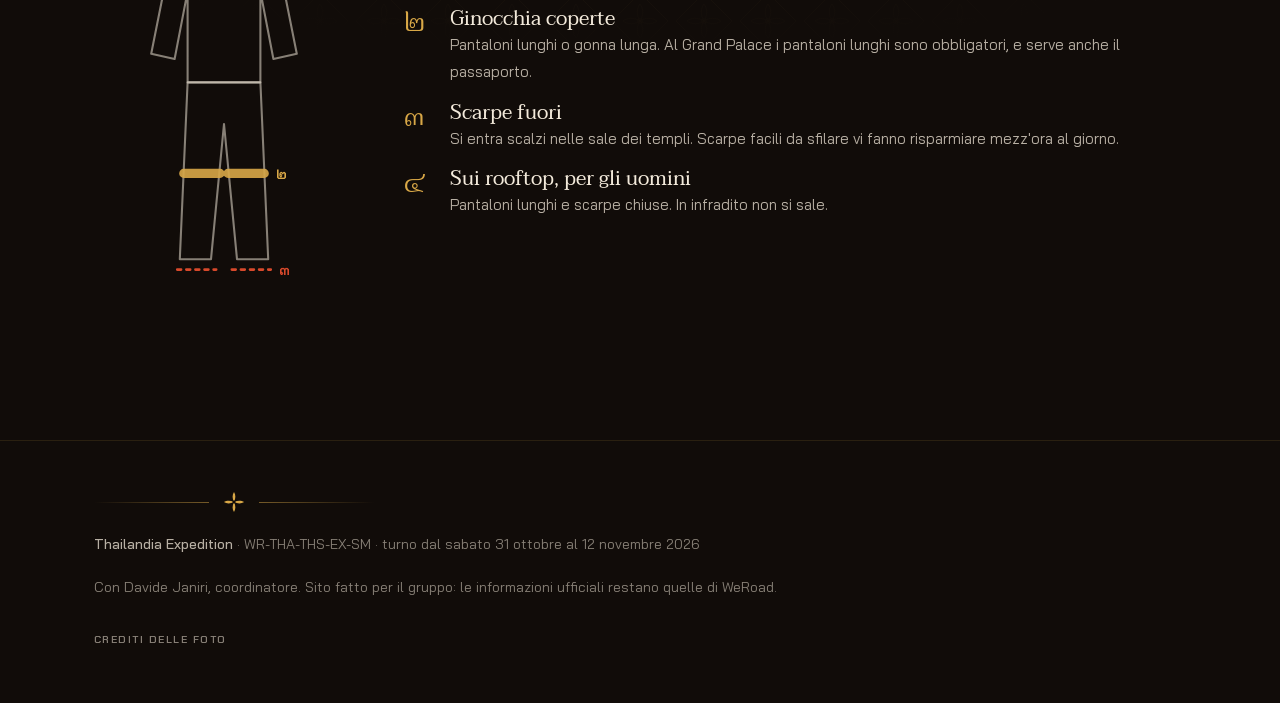
<file: zaino.html>
<!doctype html>
<html lang="it">
<head>
  <meta charset="utf-8">
  <meta name="viewport" content="width=device-width, initial-scale=1, viewport-fit=cover">
  <title>Zaino · Thailandia Expedition</title>
  <meta name="description" content="La checklist per la Thailandia: templi, giungla, mare e pioggia di novembre. Le spunte restano salvate sul telefono.">
  <meta name="theme-color" content="#110c09">
  <link rel="icon" href="assets/img/icon.svg" type="image/svg+xml">
  <link rel="apple-touch-icon" href="assets/img/apple-touch-icon.png">
  <link rel="preconnect" href="https://fonts.googleapis.com">
  <link rel="preconnect" href="https://fonts.gstatic.com" crossorigin>
  <link href="https://fonts.googleapis.com/css2?family=Bai+Jamjuree:ital,wght@0,400;0,500;0,600;1,400&family=Chakra+Petch:wght@500;600;700&family=Taviraj:ital,wght@0,200;0,300;0,400;0,500;0,600;1,300;1,400;1,500&display=swap" rel="stylesheet">
  <link rel="stylesheet" href="assets/css/style.css?v=3">
</head>
<body>
  <header class="nav" data-page="zaino"></header>

  <main>
    <section class="phero">
      <img src="assets/img/elefante.jpg" alt="">
      <span class="thai-big" aria-hidden="true">กระเป๋า</span>
      <div class="wrap">
        <span class="tag">Zaino</span>
        <h1>Leggero, <em>ma pronto a tutto</em></h1>
        <p class="lead">Templi dove si entra coperti, una giungla con zattere di bambù ed elefanti, una notte in homestay e isole dove a novembre piove forte. Le spunte si salvano su questo telefono.</p>
      </div>
    </section>

    <section class="sez">
      <div class="wrap">
        <div class="zaino-top reveal">
          <div class="anello" id="anello">
            <svg viewBox="0 0 100 100" aria-hidden="true"><circle class="bg" cx="50" cy="50" r="46"/><circle class="fg" cx="50" cy="50" r="46"/></svg>
            <div class="a-txt"><b id="z-pct">0%</b><span id="z-cnt">0 / 0</span></div>
          </div>
          <p>Le voci segnate <span style="font:600 9px/1 var(--f-tag);letter-spacing:.12em;text-transform:uppercase;color:var(--vermiglio);border:1px solid;padding:3px 5px;vertical-align:2px">essenziale</span> sono quelle senza cui un giorno del viaggio si complica davvero. Tutto il resto si trova anche lì, spesso a meno.</p>
          <button class="btn-reset" id="z-reset" type="button">Ricomincia</button>
        </div>
        <div class="cat-grid" id="cat-grid"></div>
      </div>
    </section>

    <section class="sez lacca-bg">
      <div class="wrap">
        <div class="sez-head reveal">
          <span class="tag">Il dress code dei templi</span>
          <h2>Coperti, <em>scalzi, tranquilli</em></h2>
          <p>In alcuni templi coprire spalle e ginocchia è obbligatorio, e all'ingresso vi fermano. Conviene vestirsi così tutte le mattine in cui si visita qualcosa.</p>
        </div>
        <div class="dress reveal">
          <svg viewBox="0 0 200 330" aria-hidden="true" fill="none" stroke="var(--carta-3)" stroke-width="1.6" stroke-linecap="round" stroke-linejoin="round">
            <circle cx="100" cy="40" r="21"/>
            <path d="M88 60l-2 12M112 60l2 12"/>
            <path d="M58 86c10-10 26-14 42-14s32 4 42 14l14 70-18 4-10-52v70H72v-70l-10 52-18-4z"/>
            <path d="M72 178h56l6 136h-24l-10-104-10 104H66z"/>
            <path d="M60 88c10-12 26-16 40-16s30 4 40 16" stroke="var(--oro)" stroke-width="7" opacity=".9"/>
            <path d="M69 248h28M103 248h28" stroke="var(--oro)" stroke-width="7" opacity=".9"/>
            <path d="M64 322h30M106 322h30" stroke="var(--vermiglio)" stroke-width="2" stroke-dasharray="3 4"/>
            <text x="150" y="84" fill="var(--oro)" stroke="none" font-family="Chakra Petch" font-size="11" font-weight="600" letter-spacing="1.5">๑</text>
            <text x="140" y="252" fill="var(--oro)" stroke="none" font-family="Chakra Petch" font-size="11" font-weight="600" letter-spacing="1.5">๒</text>
            <text x="142" y="326" fill="var(--vermiglio)" stroke="none" font-family="Chakra Petch" font-size="11" font-weight="600" letter-spacing="1.5">๓</text>
          </svg>
          <ul>
            <li><span class="n">๑</span><div><b>Spalle coperte</b><span>Niente canottiere: a Chiang Mai lo chiedono espressamente. Una sciarpa o un pareo in borsa salvano la visita.</span></div></li>
            <li><span class="n">๒</span><div><b>Ginocchia coperte</b><span>Pantaloni lunghi o gonna lunga. Al Grand Palace i pantaloni lunghi sono obbligatori, e serve anche il passaporto.</span></div></li>
            <li><span class="n">๓</span><div><b>Scarpe fuori</b><span>Si entra scalzi nelle sale dei templi. Scarpe facili da sfilare vi fanno risparmiare mezz'ora al giorno.</span></div></li>
            <li><span class="n">๔</span><div><b>Sui rooftop, per gli uomini</b><span>Pantaloni lunghi e scarpe chiuse. In infradito non si sale.</span></div></li>
          </ul>
        </div>
      </div>
    </section>
  </main>

  <script src="assets/js/data.js?v=3"></script>
  <script src="assets/js/main.js?v=3"></script>
  <script src="assets/js/zaino.js?v=3"></script>
</body>
</html>
</file>
<file: assets/css/style.css>
/* ============================================================
   THAILANDIA EXPEDITION · "Oro su lacca"
   Il nord è lacca nera e foglia d'oro, come le porte dei templi
   (lai rot nam). Le isole sono laguna. L'ultima notte è neon.
   Caratteri: tutti disegnati da fonderie thailandesi.
   Taviraj (titoli) · Bai Jamjuree (testo) · Chakra Petch (etichette)
   ============================================================ */

:root {
  --lacca: #110c09;
  --lacca-2: #1a130f;
  --lacca-3: #241a14;
  --lacca-4: #34271d;
  --oro: #d9a847;
  --oro-hi: #f3d489;
  --oro-lo: #8e6727;
  --vermiglio: #d8492b;
  --calendula: #f2a33a;
  --laguna: #46c8b8;
  --laguna-hi: #a2ebe0;
  --mare: #08221f;
  --mare-2: #0d2f2b;
  --neon: #ff5d8f;
  --notte: #120d1a;
  --carta: #f3eadb;
  --carta-2: rgba(243, 234, 219, .74);
  --carta-3: rgba(243, 234, 219, .52);
  --filo: rgba(217, 168, 71, .22);
  --filo-2: rgba(217, 168, 71, .12);

  --acc: var(--oro);
  --acc-hi: var(--oro-hi);

  --f-disp: "Taviraj", Georgia, serif;
  --f-body: "Bai Jamjuree", system-ui, sans-serif;
  --f-tag: "Chakra Petch", ui-monospace, monospace;

  --wrap: 1180px;
  --gut: clamp(16px, 4.2vw, 44px);
  --nav-h: 64px;
  --safe-b: env(safe-area-inset-bottom, 0px);

  --prajam: url("data:image/svg+xml,%3Csvg xmlns='http://www.w3.org/2000/svg' width='64' height='64' viewBox='0 0 64 64'%3E%3Cg fill='none' stroke='%23D9A847' stroke-opacity='.42' stroke-width='1'%3E%3Cpath d='M32 15c3.6 4.6 3.6 11.4 0 17c-3.6-5.6-3.6-12.4 0-17zM32 49c3.6-4.6 3.6-11.4 0-17c-3.6 5.6-3.6 12.4 0 17zM15 32c4.6-3.6 11.4-3.6 17 0c-5.6 3.6-12.4 3.6-17 0zM49 32c-4.6-3.6-11.4-3.6-17 0c5.6 3.6 12.4 3.6 17 0z'/%3E%3Ccircle cx='32' cy='32' r='2.4'/%3E%3Cpath d='M32 4L60 32L32 60L4 32Z' stroke-opacity='.55'/%3E%3C/g%3E%3C/svg%3E");
  --grana: url("data:image/svg+xml,%3Csvg xmlns='http://www.w3.org/2000/svg' width='220' height='220'%3E%3Cfilter id='n'%3E%3CfeTurbulence type='fractalNoise' baseFrequency='.85' numOctaves='3' stitchTiles='stitch'/%3E%3CfeColorMatrix values='0 0 0 0 1 0 0 0 0 1 0 0 0 0 1 0 0 0 .55 0'/%3E%3C/filter%3E%3Crect width='100%25' height='100%25' filter='url(%23n)'/%3E%3C/svg%3E");

  color-scheme: dark;
}

[data-atto="2"] { --acc: var(--laguna); --acc-hi: var(--laguna-hi); }
[data-atto="3"] { --acc: var(--neon); --acc-hi: #ffb3cb; }

*, *::before, *::after { box-sizing: border-box; }
html { -webkit-text-size-adjust: 100%; scroll-behavior: smooth; }
@media (prefers-reduced-motion: reduce) { html { scroll-behavior: auto; } }

body {
  margin: 0;
  background: var(--lacca);
  color: var(--carta);
  font: 400 16.5px/1.62 var(--f-body);
  overflow-x: hidden;
  -webkit-font-smoothing: antialiased;
}
body::before {
  content: "";
  position: fixed; inset: 0;
  background-image: var(--grana);
  opacity: .05;
  pointer-events: none;
  z-index: 100;
  mix-blend-mode: overlay;
}
img { max-width: 100%; display: block; }
a { color: inherit; }
b, strong { font-weight: 600; color: var(--carta); }
p { margin: 0 0 1em; }
h1, h2, h3, h4 { margin: 0; font-weight: 500; }
button { font: inherit; color: inherit; }
:focus-visible { outline: 2px solid var(--acc); outline-offset: 3px; border-radius: 2px; }
a, button { -webkit-tap-highlight-color: transparent; }

.wrap { max-width: var(--wrap); margin: 0 auto; padding: 0 var(--gut); }
.sr-only { position: absolute; width: 1px; height: 1px; overflow: hidden; clip: rect(0 0 0 0); white-space: nowrap; }

/* ---------- elementi tipografici ricorrenti ---------- */
.tag {
  font: 600 11.5px/1 var(--f-tag);
  letter-spacing: .18em;
  text-transform: uppercase;
  color: var(--acc);
}
.thai { font-family: var(--f-disp); font-weight: 300; letter-spacing: 0; }
.oro {
  background: linear-gradient(100deg, var(--oro-lo) 0%, var(--oro-hi) 28%, var(--oro) 46%, #fff0c2 58%, var(--oro) 70%, var(--oro-lo) 100%);
  background-size: 220% 100%;
  -webkit-background-clip: text; background-clip: text;
  color: transparent;
}
[data-atto="2"] .oro, .oro.laguna {
  background-image: linear-gradient(100deg, #1f8f82 0%, var(--laguna-hi) 30%, var(--laguna) 50%, #e8fffb 60%, var(--laguna) 72%, #1f8f82 100%);
}
[data-atto="3"] .oro, .oro.neon {
  background-image: linear-gradient(100deg, #a8315a 0%, #ffc2d5 30%, var(--neon) 50%, #fff 60%, var(--neon) 72%, #a8315a 100%);
}
@media (prefers-reduced-motion: no-preference) {
  .oro.shine { animation: shine 9s ease-in-out infinite; }
}
@keyframes shine { 0%, 100% { background-position: 0% 0; } 50% { background-position: 100% 0; } }

.sez { padding: clamp(64px, 10vw, 120px) 0; position: relative; }
.sez-head { display: grid; gap: 14px; margin-bottom: clamp(32px, 5vw, 56px); max-width: 760px; }
.sez-head h2 {
  font: 300 clamp(34px, 5.6vw, 64px)/1.02 var(--f-disp);
  letter-spacing: -.01em;
}
.sez-head h2 em { font-style: italic; font-weight: 500; }
.sez-head p { color: var(--carta-2); font-size: 17.5px; max-width: 60ch; margin: 0; }
.sez-head .thai-bg {
  font: 200 clamp(20px, 3vw, 28px)/1 var(--f-disp);
  color: var(--acc);
  opacity: .8;
}

/* separatore: fiore prajam yam fra due fili */
.fregio {
  display: flex; align-items: center; gap: 14px;
  color: var(--acc);
  margin: 0 auto;
  max-width: 420px;
}
.fregio::before, .fregio::after { content: ""; flex: 1; height: 1px; background: linear-gradient(90deg, transparent, currentColor); opacity: .5; }
.fregio::after { transform: scaleX(-1); }
.fregio svg { width: 22px; height: 22px; flex: none; }

/* cornice a squadre d'oro (angoli dei pannelli laccati) */
.cornice {
  --c: var(--acc);
  --l: 16px;
  background:
    linear-gradient(var(--c), var(--c)) top left / var(--l) 1px no-repeat,
    linear-gradient(var(--c), var(--c)) top left / 1px var(--l) no-repeat,
    linear-gradient(var(--c), var(--c)) top right / var(--l) 1px no-repeat,
    linear-gradient(var(--c), var(--c)) top right / 1px var(--l) no-repeat,
    linear-gradient(var(--c), var(--c)) bottom left / var(--l) 1px no-repeat,
    linear-gradient(var(--c), var(--c)) bottom left / 1px var(--l) no-repeat,
    linear-gradient(var(--c), var(--c)) bottom right / var(--l) 1px no-repeat,
    linear-gradient(var(--c), var(--c)) bottom right / 1px var(--l) no-repeat;
}

.lacca-bg { position: relative; background: var(--lacca) var(--prajam) center / 64px 64px; }
.lacca-bg > * { position: relative; }
.lacca-bg::before {
  content: ""; position: absolute; inset: 0;
  background: radial-gradient(ellipse 120% 90% at 50% 0%, rgba(17,12,9,.5), var(--lacca) 68%);
  pointer-events: none;
}

/* ============================================================
   NAVIGAZIONE
   ============================================================ */
.nav {
  position: sticky; top: 0; z-index: 60;
  background: rgba(17, 12, 9, .8);
  -webkit-backdrop-filter: blur(14px) saturate(1.2);
  backdrop-filter: blur(14px) saturate(1.2);
  border-bottom: 1px solid var(--filo-2);
  padding-top: env(safe-area-inset-top, 0px);
}
.nav-inner {
  max-width: 1320px; margin: 0 auto;
  height: var(--nav-h);
  padding: 0 var(--gut);
  display: flex; align-items: center; gap: 20px;
}
.nav-brand { display: flex; align-items: center; gap: 12px; text-decoration: none; min-width: 0; }
.nav-brand .sigillo {
  width: 38px; height: 38px; flex: none;
  display: grid; place-items: center;
  border: 1px solid var(--oro-lo);
  border-radius: 50%;
  font: 500 15px/1 var(--f-disp);
  color: var(--oro);
  background: radial-gradient(circle, rgba(217,168,71,.14), transparent 70%);
}
.nav-brand .nb-txt { display: grid; line-height: 1.1; min-width: 0; }
.nav-brand strong { font: 500 18px/1.1 var(--f-disp); letter-spacing: .01em; white-space: nowrap; }
.nav-brand small { font: 600 10px/1.2 var(--f-tag); letter-spacing: .16em; color: var(--carta-3); }

.nav-pill { display: none; margin-left: auto; gap: 2px; }
.nav-pill a {
  position: relative;
  display: flex; align-items: center; gap: 7px;
  padding: 10px 12px;
  text-decoration: none;
  font: 600 12px/1 var(--f-tag);
  letter-spacing: .12em; text-transform: uppercase;
  color: var(--carta-2);
  transition: color .2s;
}
.nav-pill a i { display: none; }
.nav-pill a::after {
  content: ""; position: absolute; left: 12px; right: 12px; bottom: 3px; height: 1px;
  background: var(--oro);
  transform: scaleX(0); transform-origin: left;
  transition: transform .3s cubic-bezier(.2,.7,.2,1);
}
.nav-pill a:hover { color: var(--carta); }
.nav-pill a:hover::after { transform: scaleX(.4); }
.nav-pill a.active { color: var(--oro-hi); }
.nav-pill a.active::after { transform: scaleX(1); }

.nav-chip {
  margin-left: auto;
  display: flex; align-items: baseline; gap: 6px;
  min-height: 44px; padding: 0 4px 0 14px;
  align-items: center;
  border-left: 1px solid var(--filo);
  text-decoration: none;
}
.nav-chip b { font: 500 22px/1 var(--f-disp); color: var(--oro-hi); font-variant-numeric: tabular-nums; }
.nav-chip span { font: 600 10px/1.1 var(--f-tag); letter-spacing: .14em; text-transform: uppercase; color: var(--carta-3); }

@media (min-width: 1000px) {
  .nav-pill { display: flex; }
  .nav-chip { margin-left: 8px; }
}

/* tab bar da telefono */
.tabbar {
  position: fixed; left: 0; right: 0; bottom: 0; z-index: 70;
  display: grid; grid-template-columns: repeat(5, 1fr);
  padding: 6px 6px calc(6px + var(--safe-b));
  background: rgba(20, 14, 11, .9);
  -webkit-backdrop-filter: blur(18px) saturate(1.3);
  backdrop-filter: blur(18px) saturate(1.3);
  border-top: 1px solid var(--filo);
}
.tab {
  display: grid; justify-items: center; gap: 3px;
  padding: 6px 0 4px; min-height: 48px;
  text-decoration: none; background: none; border: 0; cursor: pointer;
  font: 600 10px/1 var(--f-tag); letter-spacing: .08em; text-transform: uppercase;
  color: var(--carta-3);
}
.tab i { width: 24px; height: 24px; display: block; }
.tab i svg { width: 100%; height: 100%; }
.tab.active { color: var(--oro-hi); }
.tab.active i { filter: drop-shadow(0 0 8px rgba(243, 212, 137, .45)); }
body.has-tabbar { padding-bottom: calc(68px + var(--safe-b)); }
@media (min-width: 1000px) {
  .tabbar { display: none; }
  body.has-tabbar { padding-bottom: 0; }
}

.sheet-backdrop {
  position: fixed; inset: 0; z-index: 80;
  background: rgba(5, 3, 2, .6);
  opacity: 0; pointer-events: none; transition: opacity .25s;
}
.sheet {
  position: fixed; left: 0; right: 0; bottom: 0; z-index: 90;
  background: var(--lacca-2) var(--prajam) center / 64px;
  border-top: 1px solid var(--oro-lo);
  border-radius: 18px 18px 0 0;
  padding: 10px 16px calc(20px + var(--safe-b));
  transform: translateY(105%);
  transition: transform .34s cubic-bezier(.2,.8,.2,1);
  box-shadow: 0 -20px 50px rgba(0,0,0,.5);
}
.sheet::before { content: ""; position: absolute; inset: 0; border-radius: inherit; background: linear-gradient(rgba(26,19,15,.86), var(--lacca-2)); z-index: -1; }
.sheet.open { transform: none; }
.sheet-backdrop.open { opacity: 1; pointer-events: auto; }
.sheet-grab { width: 40px; height: 4px; border-radius: 4px; background: var(--carta-3); margin: 0 auto 14px; }
.sheet-title { font: 600 11px/1 var(--f-tag); letter-spacing: .18em; text-transform: uppercase; color: var(--carta-3); margin: 0 4px 10px; }
.sheet-row {
  display: flex; align-items: center; gap: 14px;
  padding: 14px 10px; min-height: 60px;
  text-decoration: none;
  border-top: 1px solid var(--filo-2);
}
.sheet-row i { width: 26px; height: 26px; color: var(--oro); flex: none; }
.sheet-row i svg { width: 100%; height: 100%; }
.sheet-row .sr-txt { display: grid; flex: 1; }
.sheet-row b { font: 500 19px/1.2 var(--f-disp); }
.sheet-row small { color: var(--carta-3); font-size: 13.5px; }
.sheet-row .sr-chev { color: var(--carta-3); }
.sheet-row.active b { color: var(--oro-hi); }
body.sheet-lock { overflow: hidden; }
@media (min-width: 1000px) { .sheet, .sheet-backdrop { display: none; } }

/* ============================================================
   HERO
   ============================================================ */
.hero {
  position: relative;
  min-height: calc(100svh - var(--nav-h));
  display: grid; align-items: end;
  overflow: hidden;
  isolation: isolate;
}
.hero-img {
  position: absolute; inset: 0; z-index: -2;
  width: 100%; height: 100%; object-fit: cover;
  object-position: 50% 40%;
}
.hero::before {
  content: ""; position: absolute; inset: 0; z-index: -1;
  background:
    linear-gradient(180deg, rgba(17,12,9,.55) 0%, rgba(17,12,9,.05) 30%, rgba(17,12,9,.35) 58%, var(--lacca) 97%),
    linear-gradient(90deg, rgba(17,12,9,.72) 0%, rgba(17,12,9,0) 60%);
}
.hero::after {
  content: ""; position: absolute; inset: 0; z-index: -1;
  background: var(--prajam) center / 64px;
  opacity: .7;
  -webkit-mask-image: linear-gradient(0deg, #000 0%, transparent 38%);
  mask-image: linear-gradient(0deg, #000 0%, transparent 38%);
}
.hero-in { position: relative; z-index: 1; padding-top: 80px; padding-bottom: clamp(36px, 7vw, 76px); width: 100%; }
.hero-kicker { display: flex; flex-wrap: wrap; gap: 10px 22px; margin-bottom: 18px; }
.hero-kicker .tag { color: var(--oro-hi); }
.hero-kicker .tag + .tag::before { content: "◆"; margin-right: 22px; color: var(--oro-lo); font-size: 8px; vertical-align: 2px; }
@media (max-width: 560px) { .hero-kicker { gap: 8px; flex-direction: column; } .hero-kicker .tag + .tag::before { display: none; } .hero-kicker .tag + .tag { color: var(--carta-3); } }
.hero h1 {
  font: 300 clamp(64px, 15.5vw, 212px)/.86 var(--f-disp);
  letter-spacing: -.035em;
  margin-left: -.04em;
}
.hero h1 em { font-style: italic; font-weight: 300; }
.hero-thai {
  display: flex; align-items: baseline; flex-wrap: wrap; gap: 6px 18px;
  margin-top: 14px;
}
.hero-thai .thai { font-size: clamp(26px, 4vw, 44px); color: var(--oro); }
.hero-thai p { margin: 0; font: 400 clamp(17px, 2.2vw, 22px)/1.3 var(--f-disp); font-style: italic; color: var(--carta-2); }
.hero-meta {
  margin-top: clamp(26px, 4vw, 44px);
  display: flex; flex-wrap: wrap; gap: 0;
  border-top: 1px solid var(--filo);
  max-width: 780px;
}
.hero-meta div { padding: 14px 22px 0 0; margin-right: 22px; }
.hero-meta div + div { border-left: 1px solid var(--filo-2); padding-left: 22px; margin-left: -22px; }
.hero-meta b { display: block; font: 400 30px/1 var(--f-disp); color: var(--oro-hi); }
.hero-meta span { font: 600 10.5px/1.4 var(--f-tag); letter-spacing: .14em; text-transform: uppercase; color: var(--carta-3); }
@media (max-width: 560px) {
  .hero-meta { display: grid; grid-template-columns: 1fr 1fr; }
  .hero-meta div, .hero-meta div + div { border: 0; margin: 0; padding: 14px 0 0; }
}

/* hero delle pagine interne */
.phero {
  position: relative; isolation: isolate; overflow: hidden;
  padding: clamp(56px, 11vw, 132px) 0 clamp(40px, 6vw, 70px);
  border-bottom: 1px solid var(--filo-2);
}
.phero img { position: absolute; inset: 0; width: 100%; height: 100%; object-fit: cover; z-index: -2; opacity: .5; }
.phero::before {
  content: ""; position: absolute; inset: 0; z-index: -1;
  background: linear-gradient(90deg, var(--lacca) 12%, rgba(17,12,9,.6) 60%, rgba(17,12,9,.35)), linear-gradient(0deg, var(--lacca), transparent 55%);
}
.phero .tag { display: block; margin-bottom: 14px; }
.phero h1 { font: 300 clamp(50px, 10vw, 128px)/.9 var(--f-disp); letter-spacing: -.03em; }
.phero h1 em { font-style: italic; }
.phero .lead { margin-top: 20px; max-width: 58ch; font-size: clamp(16.5px, 2vw, 19px); color: var(--carta-2); }
.phero .thai-big {
  position: absolute; right: var(--gut); bottom: -.18em; z-index: -1;
  font: 200 clamp(90px, 20vw, 260px)/1 var(--f-disp);
  color: transparent; -webkit-text-stroke: 1px rgba(217,168,71,.28);
  pointer-events: none; user-select: none;
}

/* ============================================================
   COUNTDOWN
   ============================================================ */
.conto { border-top: 1px solid var(--filo-2); border-bottom: 1px solid var(--filo-2); }
.conto-in { display: grid; gap: 28px; align-items: center; padding: clamp(40px, 7vw, 72px) var(--gut); }
.conto h2 { font: 300 clamp(30px, 4.4vw, 48px)/1.05 var(--f-disp); }
.conto h2 em { font-style: italic; }
.conto .sub { color: var(--carta-3); margin: 10px 0 0; font-size: 15px; }
.cifre { display: grid; grid-template-columns: repeat(4, 1fr); }
.cifra { text-align: center; padding: 6px 4px; }
.cifra + .cifra { border-left: 1px solid var(--filo-2); }
.cifra b {
  display: block;
  font: 200 clamp(46px, 9vw, 104px)/.95 var(--f-disp);
  font-variant-numeric: tabular-nums;
  letter-spacing: -.03em;
}
.cifra .thai { display: block; font-size: clamp(16px, 2vw, 22px); color: var(--oro); margin-top: 6px; min-height: 1.3em; }
.cifra span { font: 600 10px/1 var(--f-tag); letter-spacing: .16em; text-transform: uppercase; color: var(--carta-3); }
.conto.finito .cifre { display: none; }
@media (min-width: 860px) { .conto-in { grid-template-columns: 1fr 1.6fr; gap: 48px; } }

/* ============================================================
   LA LINEA (diagramma stile metro)
   ============================================================ */
.linea { list-style: none; margin: 0; padding: 0; counter-reset: f; }
.fermata { position: relative; display: grid; grid-template-columns: 52px 1fr; column-gap: 14px; padding-bottom: 50px; }
.fermata::before, .fermata::after {
  content: ""; position: absolute; left: 25px; width: 3px;
  background: var(--seg, var(--acc));
}
.fermata::before { top: 0; height: 20px; background: var(--seg-in, var(--acc)); }
.fermata::after { top: 20px; bottom: 0; background: var(--seg-out, var(--acc)); }
.fermata:first-child::before, .fermata:last-child::after { display: none; }
.fermata .nodo {
  grid-row: 1 / span 3; justify-self: center;
  position: relative; z-index: 1;
  width: 40px; height: 40px; margin-top: 0;
  border-radius: 50%;
  display: grid; place-items: center;
  background: var(--lacca);
  border: 3px solid var(--acc);
  font: 400 17px/1 var(--f-disp); color: var(--acc-hi);
}
.fermata.capo .nodo { background: var(--acc); color: var(--lacca); font-weight: 600; }
.fermata .f-nome { font: 400 24px/1.1 var(--f-disp); padding-top: 4px; }
.fermata .f-thai { font: 300 17px/1.3 var(--f-disp); color: var(--acc); }
.fermata .f-day { font: 600 10.5px/1.6 var(--f-tag); letter-spacing: .16em; text-transform: uppercase; color: var(--carta-3); }
.fermata .f-flag { display: inline-block; margin-left: 8px; padding: 2px 6px; border: 1px dashed var(--calendula); color: var(--calendula); font: 600 9.5px/1.4 var(--f-tag); letter-spacing: .1em; text-transform: uppercase; vertical-align: 2px; }
.tratto {
  position: absolute; left: 66px; top: -37px;
  display: inline-flex; align-items: center; gap: 7px;
  font: 600 10.5px/1 var(--f-tag); letter-spacing: .1em; text-transform: uppercase;
  color: var(--carta-2);
}
.tratto svg { width: 17px; height: 17px; color: var(--acc); }

/* stile del binario secondo il mezzo */
.fermata[data-in="volo"]::before, .fermata[data-out="volo"]::after {
  background: repeating-linear-gradient(180deg, var(--oro) 0 6px, transparent 6px 11px);
}
.fermata[data-in="traghetto"]::before, .fermata[data-out="traghetto"]::after,
.fermata[data-in="speedboat"]::before, .fermata[data-out="speedboat"]::after {
  background: radial-gradient(circle, var(--laguna) 1.6px, transparent 2px) center top / 3px 7px repeat-y;
}
.fermata[data-in="treno"]::before, .fermata[data-out="treno"]::after {
  width: 9px; left: 22px;
  background:
    linear-gradient(90deg, var(--neon) 0 2px, transparent 2px 7px, var(--neon) 7px 9px),
    repeating-linear-gradient(180deg, rgba(255,93,143,.55) 0 2px, transparent 2px 7px);
}

@media (min-width: 900px) {
  .linea { display: grid; grid-template-columns: repeat(var(--n, 9), 1fr); }
  .fermata {
    display: flex; flex-direction: column; align-items: center; text-align: center;
    padding: 0 4px; row-gap: 0;
  }
  .fermata::before, .fermata::after { top: 55px; height: 3px; width: auto; bottom: auto; }
  .fermata::before { left: 0; right: 50%; }
  .fermata::after { left: 50%; right: 0; }
  .fermata .nodo { order: 1; margin-top: 36px; }
  .fermata .f-nome { order: 2; font-size: 20px; padding-top: 14px; }
  .fermata .f-thai { order: 3; font-size: 15px; }
  .fermata .f-day { order: 4; }
  .tratto {
    position: absolute; top: 0; left: 0; transform: translateX(-50%);
    margin: 0; flex-direction: column; gap: 4px;
    white-space: nowrap;
  }
  .fermata[data-in="volo"]::before, .fermata[data-out="volo"]::after {
    background: repeating-linear-gradient(90deg, var(--oro) 0 7px, transparent 7px 12px);
  }
  .fermata[data-in="traghetto"]::before, .fermata[data-out="traghetto"]::after,
  .fermata[data-in="speedboat"]::before, .fermata[data-out="speedboat"]::after {
    background: radial-gradient(circle, var(--laguna) 1.6px, transparent 2px) left center / 7px 3px repeat-x;
  }
  .fermata[data-in="treno"]::before, .fermata[data-out="treno"]::after {
    top: 52px; height: 9px; width: auto; left: 0;
    background:
      linear-gradient(180deg, var(--neon) 0 2px, transparent 2px 7px, var(--neon) 7px 9px),
      repeating-linear-gradient(90deg, rgba(255,93,143,.55) 0 2px, transparent 2px 7px);
  }
  .fermata[data-out="treno"]::after { left: 50%; right: 0; }
  .fermata[data-in="treno"]::before { left: 0; right: 50%; }
}
.linea-legenda { display: flex; flex-wrap: wrap; gap: 10px 26px; margin-top: 40px; padding-top: 18px; border-top: 1px solid var(--filo-2); }
.linea-legenda span { display: inline-flex; align-items: center; gap: 10px; font: 600 10.5px/1 var(--f-tag); letter-spacing: .12em; text-transform: uppercase; color: var(--carta-3); }
.linea-legenda i { display: inline-block; width: 34px; height: 3px; }
.lg-van { background: var(--oro); }
.lg-volo { background: repeating-linear-gradient(90deg, var(--oro) 0 7px, transparent 7px 12px); }
.lg-mare { background: radial-gradient(circle, var(--laguna) 1.6px, transparent 2px) left center / 7px 3px repeat-x; }
.lg-treno { height: 9px !important; background: linear-gradient(180deg, var(--neon) 0 2px, transparent 2px 7px, var(--neon) 7px 9px), repeating-linear-gradient(90deg, rgba(255,93,143,.55) 0 2px, transparent 2px 7px); }

/* ============================================================
   TIMBRI (statistiche)
   ============================================================ */
.timbri { display: grid; grid-template-columns: repeat(2, minmax(0, 1fr)); gap: clamp(14px, 3vw, 30px); }
@media (min-width: 820px) { .timbri { grid-template-columns: repeat(4, minmax(0, 1fr)); } }
.timbro {
  --ink: var(--oro);
  position: relative;
  aspect-ratio: 1.12;
  display: grid; place-content: center; text-align: center;
  padding: 16px;
  color: var(--ink);
  border: 2px solid currentColor;
  outline: 1px solid currentColor; outline-offset: -8px;
  transform: rotate(var(--rot, -2deg));
  opacity: .92;
  min-width: 0;
}
@media (max-width: 560px) {
  .timbro { padding: 10px; outline-offset: -6px; }
  .timbro b { font-size: 42px; }
  .timbro span { font-size: 9px; letter-spacing: .1em; margin-top: 6px; }
  .timbro small { font-size: 8px; letter-spacing: .1em; margin-top: 6px; }
}
.timbro.tondo { border-radius: 50%; aspect-ratio: 1; max-width: 240px; justify-self: center; width: 100%; }
.timbro.ottagono { clip-path: polygon(29% 0, 71% 0, 100% 29%, 100% 71%, 71% 100%, 29% 100%, 0 71%, 0 29%); outline: none; border: 0; background: color-mix(in srgb, var(--ink) 13%, transparent); }
.timbro.v { --ink: var(--vermiglio); }
.timbro.l { --ink: var(--laguna); }
.timbro.n { --ink: var(--neon); }
.timbro.c { --ink: var(--calendula); }
.timbro b { font: 300 clamp(48px, 8vw, 76px)/.9 var(--f-disp); letter-spacing: -.03em; }
.timbro span { font: 600 11px/1.3 var(--f-tag); letter-spacing: .16em; text-transform: uppercase; margin-top: 8px; }
.timbro small { font: 500 9.5px/1 var(--f-tag); letter-spacing: .2em; opacity: .7; margin-top: 10px; text-transform: uppercase; }


/* ============================================================
   CREW
   ============================================================ */
.crew-grid { display: grid; grid-template-columns: repeat(auto-fill, minmax(200px, 1fr)); gap: 1px; background: var(--filo-2); border: 1px solid var(--filo-2); }
.pax { background: var(--lacca); padding: 22px 20px; display: grid; gap: 4px; }
.pax .p-ini { font: 300 34px/1 var(--f-disp); color: var(--oro); }
.pax b { font: 500 19px/1.2 var(--f-disp); }
.pax span { font: 600 10.5px/1.4 var(--f-tag); letter-spacing: .12em; text-transform: uppercase; color: var(--carta-3); }
.pax .p-first { color: var(--calendula); }
.attesa {
  display: grid; gap: 22px; align-items: center;
  padding: clamp(28px, 5vw, 48px);
  border: 1px dashed var(--oro-lo);
}
.attesa .thai { font-size: clamp(64px, 12vw, 120px); line-height: 1; color: transparent; -webkit-text-stroke: 1px var(--oro); }
.attesa h3 { font: 400 26px/1.15 var(--f-disp); margin-bottom: 8px; }
.attesa p { color: var(--carta-2); margin: 0; max-width: 54ch; }
@media (min-width: 760px) { .attesa { grid-template-columns: auto 1fr; gap: 40px; } }

.coord {
  margin-top: 28px;
  display: grid; gap: 6px 28px; align-items: center;
  padding: 26px clamp(20px, 4vw, 36px);
  background: linear-gradient(100deg, rgba(217,168,71,.1), transparent 70%);
  border-left: 2px solid var(--oro);
}
.coord .tag { color: var(--oro); }
.coord b { font: 400 30px/1.1 var(--f-disp); }
.coord q { font: italic 300 19px/1.4 var(--f-disp); color: var(--carta-2); quotes: "«" "»"; }
@media (min-width: 760px) { .coord { grid-template-columns: auto 1fr; } .coord q { grid-column: 2; grid-row: 1 / span 2; } }

/* ============================================================
   PRIMA DI PARTIRE (tre scadenze)
   ============================================================ */
.prima { display: grid; gap: 0; border-top: 1px solid var(--filo); }
.prima-item { display: grid; grid-template-columns: 64px 1fr; gap: 6px 18px; padding: 26px 0; border-bottom: 1px solid var(--filo); }
.prima-item .num { grid-row: 1 / span 3; font: 200 58px/.9 var(--f-disp); color: var(--oro); }
.prima-item h3 { font: 400 25px/1.15 var(--f-disp); }
.prima-item p { color: var(--carta-2); margin: 0; }
.prima-item .quando { font: 600 11px/1.5 var(--f-tag); letter-spacing: .12em; text-transform: uppercase; color: var(--calendula); }
.prima-item a { color: var(--oro-hi); text-underline-offset: 3px; }
@media (min-width: 900px) {
  .prima { grid-template-columns: repeat(3, 1fr); border-top: 0; }
  .prima-item { border-bottom: 0; border-top: 1px solid var(--filo); padding: 28px 28px 0 0; grid-template-columns: 1fr; }
  .prima-item + .prima-item { padding-left: 28px; border-left: 1px solid var(--filo-2); }
  .prima-item .num { grid-row: auto; margin-bottom: 10px; }
}

/* ============================================================
   ITINERARIO
   ============================================================ */
.legenda { display: flex; flex-wrap: wrap; gap: 10px 22px; padding: 20px 0; border-bottom: 1px solid var(--filo-2); }
.badge {
  display: inline-flex; align-items: center; gap: 6px;
  padding: 4px 8px 4px 7px;
  font: 600 10px/1.2 var(--f-tag); letter-spacing: .12em; text-transform: uppercase;
  border: 1px solid currentColor;
  white-space: nowrap;
}
.badge::before { content: ""; width: 6px; height: 6px; background: currentColor; transform: rotate(45deg); }
.badge.incluso { color: var(--laguna); }
.badge.cassa { color: var(--oro); }
.badge.extra { color: var(--carta-3); border-style: dashed; }
.legenda small { color: var(--carta-3); font-size: 14px; }

.salti { position: sticky; top: calc(var(--nav-h) + env(safe-area-inset-top, 0px)); z-index: 30; background: rgba(17,12,9,.9); -webkit-backdrop-filter: blur(10px); backdrop-filter: blur(10px); border-bottom: 1px solid var(--filo-2); }
.salti-in { display: flex; gap: 4px; overflow-x: auto; scrollbar-width: none; padding: 8px var(--gut); max-width: var(--wrap); margin: 0 auto; }
.salti-in::-webkit-scrollbar { display: none; }
.salti a {
  flex: none; display: grid; place-items: center;
  min-width: 44px; height: 44px; padding: 0 8px;
  text-decoration: none;
  font: 400 19px/1 var(--f-disp); color: var(--carta-2);
  border: 1px solid transparent;
}
.salti a[data-atto="2"] { color: var(--laguna-hi); }
.salti a[data-atto="3"] { color: #ffb3cb; }
.salti a.on { border-color: var(--acc); color: var(--acc-hi); }

.atto { position: relative; padding: clamp(60px, 9vw, 110px) 0 30px; }
.atto[data-atto="1"] { background: var(--lacca) var(--prajam) center top / 64px; }
.atto[data-atto="1"]::before { content: ""; position: absolute; inset: 0; background: linear-gradient(180deg, rgba(17,12,9,.7), rgba(17,12,9,.94) 20%, rgba(17,12,9,.94) 80%, var(--lacca)); }
.atto[data-atto="2"] {
  background:
    radial-gradient(ellipse 80% 40% at 80% 0%, rgba(70,200,184,.12), transparent 70%),
    linear-gradient(180deg, var(--mare) 0%, #0a1b19 100%);
}
.atto[data-atto="3"] {
  background:
    radial-gradient(ellipse 70% 30% at 15% 0%, rgba(255,93,143,.12), transparent 70%),
    linear-gradient(180deg, var(--notte), var(--lacca));
}
.atto > * { position: relative; }
/* i nastri colorati legati alla prua delle barche longtail */
.nastri { position: absolute; top: 0; right: var(--gut); display: flex; gap: 5px; padding: 0 8px; pointer-events: none; }
.nastri::before { content: ""; position: absolute; top: 0; left: 0; right: 0; height: 3px; background: #c9a36a; border-radius: 2px; }
.nastri span {
  width: 11px; height: var(--h, 90px);
  background: var(--c);
  clip-path: polygon(0 0, 100% 0, 100% 100%, 50% calc(100% - 9px), 0 100%);
  transform-origin: 50% 0;
  opacity: .92;
}
@media (prefers-reduced-motion: no-preference) {
  .nastri span { animation: vento 4.6s ease-in-out infinite alternate; animation-delay: calc(var(--i, 0) * -0.7s); }
}
@keyframes vento { from { transform: rotate(-4deg); } to { transform: rotate(5deg) skewX(-3deg); } }
@media (max-width: 700px) { .nastri span { width: 8px; height: calc(var(--h, 90px) * .7); } }
.atto-head { display: grid; gap: 10px; margin-bottom: clamp(40px, 6vw, 70px); position: relative; }
.atto-head .tag { color: var(--acc); }
.atto-head h2 { font: 300 clamp(44px, 8vw, 96px)/.92 var(--f-disp); letter-spacing: -.03em; }
.atto-head h2 em { font-style: italic; }
.atto-head p { margin: 0; color: var(--carta-2); font: 600 12px/1.6 var(--f-tag); letter-spacing: .14em; text-transform: uppercase; }
.atto-head .thai-big {
  position: absolute; right: 0; top: 50%; transform: translateY(-50%);
  font: 200 clamp(80px, 17vw, 220px)/1 var(--f-disp);
  color: transparent; -webkit-text-stroke: 1px var(--acc);
  opacity: .32; pointer-events: none; user-select: none;
}
@media (max-width: 700px) { .atto-head .thai-big { top: auto; bottom: -30px; transform: none; opacity: .2; } }

.giorno {
  display: grid; grid-template-columns: 1fr; gap: 0 clamp(20px, 4vw, 52px);
  padding: clamp(36px, 5vw, 56px) 0;
  border-top: 1px solid color-mix(in srgb, var(--acc) 22%, transparent);
  scroll-margin-top: 130px;
}
.g-num { display: flex; align-items: baseline; gap: 14px; margin-bottom: 16px; }
.g-num .thai {
  font: 200 clamp(76px, 12vw, 150px)/.8 var(--f-disp);
  letter-spacing: -.02em;
}
.g-num .g-meta { display: grid; gap: 4px; }
.g-num .g-meta .tag { color: var(--acc); }
.g-num .g-meta time { font: 400 16px/1.2 var(--f-disp); font-style: italic; color: var(--carta-2); }
@media (min-width: 900px) {
  .giorno { grid-template-columns: 220px 1fr; }
  .g-num { flex-direction: column; gap: 14px; margin: 0; position: sticky; top: 150px; align-self: start; }
}
.g-body { min-width: 0; }
.g-body h3 { font: 400 clamp(32px, 4.6vw, 50px)/1.02 var(--f-disp); letter-spacing: -.015em; margin-bottom: 14px; }
.g-chips { display: flex; flex-wrap: wrap; gap: 8px; margin-bottom: 20px; }
.chip {
  display: inline-flex; align-items: center; gap: 7px;
  min-height: 30px; padding: 4px 10px;
  font: 600 11px/1.2 var(--f-tag); letter-spacing: .08em; text-transform: uppercase;
  color: var(--carta-2);
  background: rgba(243,234,219,.05);
  border: 1px solid rgba(243,234,219,.1);
}
.chip svg { width: 15px; height: 15px; color: var(--acc); flex: none; }
.chip.letto { color: var(--acc-hi); border-color: color-mix(in srgb, var(--acc) 40%, transparent); background: color-mix(in srgb, var(--acc) 8%, transparent); }
.g-lead { font: 300 clamp(18px, 2.2vw, 21px)/1.55 var(--f-disp); color: var(--carta); max-width: 64ch; margin-bottom: 26px; }
.g-foto { position: relative; margin: 0 0 28px; aspect-ratio: 16 / 8; overflow: hidden; }
.g-foto img { width: 100%; height: 100%; object-fit: cover; transition: transform 1.2s cubic-bezier(.2,.7,.2,1); }
.g-foto::after { content: ""; position: absolute; inset: 10px; pointer-events: none; }
.g-foto.cornice::after { background: inherit; }
.g-foto:hover img { transform: scale(1.03); }
.g-foto .fcred { position: absolute; right: 8px; bottom: 6px; font: 500 9px/1 var(--f-tag); letter-spacing: .08em; color: rgba(255,255,255,.55); text-shadow: 0 1px 2px #000; }

.g-blocco { margin: 0 0 24px; }
.g-blocco > h4 { font: 600 11px/1 var(--f-tag); letter-spacing: .18em; text-transform: uppercase; color: var(--carta-3); margin-bottom: 12px; display: flex; align-items: center; gap: 10px; }
.g-blocco > h4::after { content: ""; flex: 1; height: 1px; background: var(--filo-2); }

.spost { list-style: none; margin: 0; padding: 0; display: grid; gap: 2px; }
.spost li {
  display: grid; grid-template-columns: 30px 1fr auto; gap: 4px 12px; align-items: center;
  padding: 10px 12px;
  background: rgba(243,234,219,.035);
}
.spost li > svg { width: 22px; height: 22px; color: var(--acc); }
.spost .sp-tr { font-size: 15.5px; }
.spost .sp-tr b { font-weight: 500; }
.spost .sp-tr .arr { color: var(--acc); margin: 0 6px; }
.spost .sp-dur { font: 600 11px/1 var(--f-tag); letter-spacing: .08em; text-transform: uppercase; color: var(--carta-2); text-align: right; }
.spost .sp-nota { grid-column: 2 / -1; font-size: 14px; color: var(--carta-3); margin-top: -2px; }
.spost .badge { justify-self: end; }
@media (max-width: 560px) { .spost li { grid-template-columns: 26px 1fr; } .spost .sp-dur { grid-column: 2; text-align: left; } .spost .badge { grid-column: 2; justify-self: start; } }

.att { list-style: none; margin: 0; padding: 0; display: grid; gap: 14px; }
.att li { display: grid; gap: 6px; padding-left: 16px; border-left: 2px solid var(--att-c, var(--acc)); }
.att li.extra { --att-c: rgba(243,234,219,.2); }
.att li.incluso { --att-c: var(--laguna); }
.att li.cassa { --att-c: var(--oro); }
.att .a-top { display: flex; flex-wrap: wrap; align-items: center; gap: 8px 12px; }
.att .a-top b { font: 500 20px/1.25 var(--f-disp); }
.att p { margin: 0; color: var(--carta-2); font-size: 15.5px; }

.consigli { list-style: none; margin: 0; padding: 0; display: grid; gap: 10px; }
.consigli li { position: relative; padding-left: 26px; color: var(--carta-2); font-size: 15.5px; }
.consigli li::before {
  content: ""; position: absolute; left: 2px; top: .52em;
  width: 11px; height: 11px;
  background: var(--acc);
  -webkit-mask: var(--fiore) center / contain no-repeat; mask: var(--fiore) center / contain no-repeat;
}
:root { --fiore: url("data:image/svg+xml,%3Csvg xmlns='http://www.w3.org/2000/svg' viewBox='0 0 24 24'%3E%3Cpath d='M12 1c2 3 2 7 0 11c-2-4-2-8 0-11zM12 23c2-3 2-7 0-11c-2 4-2 8 0 11zM1 12c3-2 7-2 11 0c-4 2-8 2-11 0zM23 12c-3-2-7-2-11 0c4 2 8 2 11 0z'/%3E%3C/svg%3E"); }
.consigli b { color: var(--carta); }

.attenzione {
  display: grid; grid-template-columns: 22px 1fr; gap: 12px;
  padding: 14px 16px;
  background: rgba(216,73,43,.09);
  border: 1px solid rgba(216,73,43,.35);
  color: var(--carta);
  font-size: 15.5px;
}
.attenzione svg { width: 20px; height: 20px; color: var(--vermiglio); margin-top: 2px; }
.attenzione.provv { background: rgba(242,163,58,.08); border-color: rgba(242,163,58,.45); border-style: dashed; }
.attenzione.provv svg { color: var(--calendula); }
.attenzione p { margin: 0; }
.attenzione b { color: var(--calendula); }

/* biglietto del treno notturno */
.biglietto {
  --carta-t: #f6ead3;
  position: relative;
  display: grid; grid-template-columns: 1fr;
  margin: 10px 0 0;
  color: #2a1a12;
  background: var(--carta-t);
  background-image: linear-gradient(90deg, rgba(255,93,143,.13) 0 1px, transparent 1px), linear-gradient(rgba(255,93,143,.13) 0 1px, transparent 1px);
  background-size: 14px 14px;
  box-shadow: 0 24px 60px rgba(0,0,0,.45);
  transform: rotate(-1deg);
  max-width: 760px;
  -webkit-mask: radial-gradient(circle 9px at 0 50%, transparent 98%, #000) left / 51% 100% no-repeat, radial-gradient(circle 9px at 100% 50%, transparent 98%, #000) right / 51% 100% no-repeat;
  mask: radial-gradient(circle 9px at 0 50%, transparent 98%, #000) left / 51% 100% no-repeat, radial-gradient(circle 9px at 100% 50%, transparent 98%, #000) right / 51% 100% no-repeat;
}
.b-main { padding: 22px 26px 20px; display: grid; gap: 14px; }
.b-top { display: flex; justify-content: space-between; align-items: baseline; gap: 10px; border-bottom: 1.5px dashed rgba(42,26,18,.35); padding-bottom: 10px; }
.b-top b { font: 700 12px/1 var(--f-tag); letter-spacing: .2em; text-transform: uppercase; color: #b3264f; }
.b-top .thai { font: 500 20px/1 var(--f-disp); color: #b3264f; }
.b-tratta { display: grid; grid-template-columns: 1fr auto 1fr; align-items: end; gap: 14px; }
.b-tratta div:last-child { text-align: right; }
.b-tratta small { display: block; font: 700 10px/1 var(--f-tag); letter-spacing: .16em; text-transform: uppercase; color: rgba(42,26,18,.55); margin-bottom: 6px; }
.b-tratta strong { display: block; font: 500 clamp(26px, 4.4vw, 38px)/1 var(--f-disp); color: #2a1a12; }
.b-tratta .thai { display: block; font-size: 16px; color: rgba(42,26,18,.7); margin-top: 4px; }
.b-tratta svg { width: 40px; height: 40px; color: #b3264f; margin-bottom: 6px; }
.b-campi { display: grid; grid-template-columns: repeat(3, 1fr); gap: 10px; border-top: 1.5px dashed rgba(42,26,18,.35); padding-top: 12px; }
.b-campi small { display: block; font: 700 9.5px/1 var(--f-tag); letter-spacing: .14em; text-transform: uppercase; color: rgba(42,26,18,.55); margin-bottom: 4px; }
.b-campi b { font: 600 14px/1.25 var(--f-tag); color: #2a1a12; }
.b-nota { font-size: 13.5px; color: rgba(42,26,18,.75); margin: 0; }
.b-stub { display: none; }
@media (min-width: 640px) {
  .biglietto { grid-template-columns: 1fr 150px; }
  .b-stub {
    display: grid; place-content: center; text-align: center; gap: 6px;
    border-left: 2px dashed rgba(42,26,18,.35);
    padding: 20px 12px;
  }
  .b-stub b { font: 300 64px/.9 var(--f-disp); color: #b3264f; }
  .b-stub small { font: 700 9.5px/1.3 var(--f-tag); letter-spacing: .14em; text-transform: uppercase; color: rgba(42,26,18,.6); }
}

/* ============================================================
   LOGISTICA
   ============================================================ */
.pass {
  display: grid;
  background: var(--lacca-2);
  border: 1px solid var(--filo);
  max-width: 820px;
}
.pass-top { display: flex; justify-content: space-between; gap: 10px; flex-wrap: wrap; padding: 14px 22px; border-bottom: 1px dashed var(--filo); }
.pass-top .tag { color: var(--oro); }
.pass-rotta { display: grid; grid-template-columns: 1fr auto 1fr; align-items: center; gap: 16px; padding: 22px; }
.pass-rotta div:last-child { text-align: right; }
.pass-rotta strong { display: block; font: 300 clamp(48px, 9vw, 80px)/.9 var(--f-disp); color: var(--oro-hi); letter-spacing: -.02em; }
.pass-rotta span { font-size: 14px; color: var(--carta-2); }
.pass-rotta svg { width: 44px; height: 44px; color: var(--oro); }
.pass-campi { display: grid; grid-template-columns: repeat(auto-fit, minmax(120px, 1fr)); gap: 14px; padding: 16px 22px; border-top: 1px dashed var(--filo); }
.pass-campi small { display: block; font: 600 9.5px/1 var(--f-tag); letter-spacing: .16em; text-transform: uppercase; color: var(--carta-3); margin-bottom: 5px; }
.pass-campi b { font: 600 15px/1.3 var(--f-tag); letter-spacing: .02em; }
.pass-nota { padding: 14px 22px 18px; margin: 0; color: var(--carta-2); font-size: 15px; border-top: 1px solid var(--filo-2); }
.pass-pax { padding: 0 22px 18px; display: flex; flex-wrap: wrap; gap: 6px; }
.pass-pax span { font: 600 11px/1 var(--f-tag); letter-spacing: .06em; padding: 6px 9px; background: rgba(217,168,71,.1); color: var(--oro-hi); }
.pass-lista { display: grid; gap: 22px; }

.tab-spost { width: 100%; border-collapse: collapse; font-size: 15px; }
.tab-spost th { text-align: left; font: 600 10px/1 var(--f-tag); letter-spacing: .16em; text-transform: uppercase; color: var(--carta-3); padding: 0 12px 12px 0; border-bottom: 1px solid var(--filo); }
.tab-spost td { padding: 12px 12px 12px 0; border-bottom: 1px solid var(--filo-2); vertical-align: top; }
.tab-spost td:first-child { font: 400 22px/1 var(--f-disp); width: 56px; }
.tab-spost .m { display: inline-flex; align-items: center; gap: 8px; font: 600 11px/1 var(--f-tag); letter-spacing: .08em; text-transform: uppercase; color: var(--carta-2); white-space: nowrap; }
.tab-spost .m svg { width: 18px; height: 18px; color: var(--acc); }
.tab-spost tr[data-atto="2"] td:first-child { color: var(--laguna); }
.tab-spost tr[data-atto="3"] td:first-child { color: var(--neon); }
.tab-spost tr[data-atto="1"] td:first-child { color: var(--oro); }
@media (max-width: 720px) {
  .tab-spost thead { display: none; }
  .tab-spost tr { display: grid; grid-template-columns: 46px 1fr; gap: 4px 12px; padding: 14px 0; border-bottom: 1px solid var(--filo-2); }
  .tab-spost td { border: 0; padding: 0; }
  .tab-spost td:first-child { grid-row: 1 / span 3; }
}

.notti { list-style: none; margin: 0; padding: 0; display: grid; grid-template-columns: repeat(2, 1fr); gap: 1px; background: var(--filo-2); border: 1px solid var(--filo-2); }
@media (min-width: 620px) { .notti { grid-template-columns: repeat(3, 1fr); } }
@media (min-width: 900px) { .notti { grid-template-columns: repeat(4, 1fr); } }
@media (min-width: 1140px) { .notti { grid-template-columns: repeat(6, 1fr); } }
.notte {
  background: var(--lacca); padding: 18px 16px 16px;
  display: grid; gap: 4px; align-content: start;
  min-height: 150px;
  position: relative;
}
.notte .n-n { font: 600 10px/1 var(--f-tag); letter-spacing: .16em; text-transform: uppercase; color: var(--carta-3); }
.notte svg { width: 28px; height: 28px; color: var(--acc); margin: 8px 0 4px; }
.notte b { font: 400 19px/1.15 var(--f-disp); }
.notte span { font-size: 13px; color: var(--carta-3); }
.notte.speciale { background: color-mix(in srgb, var(--acc) 9%, var(--lacca)); }
.notte.speciale::after { content: attr(data-sp); position: absolute; bottom: 14px; right: 12px; font: 600 9px/1 var(--f-tag); letter-spacing: .12em; text-transform: uppercase; color: var(--acc); }

.camere { display: grid; gap: 30px; }
.cam-tappa h3 { font: 400 28px/1.1 var(--f-disp); }
.cam-tappa .r-addr { color: var(--carta-3); font-size: 14px; margin: 4px 0 14px; }
.cam-grid { display: grid; grid-template-columns: repeat(auto-fill, minmax(210px, 1fr)); gap: 12px; }
.camera { padding: 16px 18px; border: 1px solid var(--filo); display: grid; gap: 6px; }
.camera small { font: 600 10px/1 var(--f-tag); letter-spacing: .16em; text-transform: uppercase; color: var(--oro); }
.camera b { font: 400 18px/1.35 var(--f-disp); }

/* ============================================================
   CASSA
   ============================================================ */
.quota { display: grid; gap: 26px; align-items: end; }
.quota-num { display: flex; align-items: flex-start; gap: 8px; }
.quota-num b { font: 200 clamp(120px, 26vw, 300px)/.8 var(--f-disp); letter-spacing: -.06em; }
.quota-num span { font: 300 clamp(40px, 7vw, 80px)/1 var(--f-disp); color: var(--oro); margin-top: .1em; }
.quota-side { display: grid; gap: 10px; max-width: 460px; }
.quota-side .baht { font: 300 clamp(28px, 4vw, 40px)/1 var(--f-disp); color: var(--oro-hi); }
.quota-side .baht .thai { font-size: .7em; color: var(--carta-3); }
.quota-side p { color: var(--carta-2); margin: 0; }
@media (min-width: 900px) { .quota { grid-template-columns: auto 1fr; gap: 60px; } }

.copre { list-style: none; margin: 0; padding: 0; counter-reset: c; display: grid; }
.copre li { display: grid; grid-template-columns: 70px 1fr auto; gap: 4px 18px; padding: 22px 0; border-top: 1px solid var(--filo); align-items: baseline; }
.copre li:last-child { border-bottom: 1px solid var(--filo); }
.copre .c-day { grid-row: 1 / span 2; font: 200 52px/.9 var(--f-disp); color: var(--oro); }
.copre .c-day small { display: block; font: 600 10px/1.4 var(--f-tag); letter-spacing: .14em; color: var(--carta-3); text-transform: uppercase; margin-top: 6px; }
.copre b { font: 400 23px/1.2 var(--f-disp); }
.copre span { color: var(--carta-3); font-size: 15px; }
.copre a { text-decoration: none; }
.copre a:hover b { color: var(--oro-hi); }

.due-col { display: grid; gap: 40px; }
@media (min-width: 900px) { .due-col { grid-template-columns: 1fr 1fr; gap: 60px; } }
.lista-fiori { list-style: none; margin: 0; padding: 0; display: grid; gap: 12px; }
.lista-fiori li { position: relative; padding-left: 26px; color: var(--carta-2); }
.lista-fiori li::before { content: ""; position: absolute; left: 2px; top: .5em; width: 11px; height: 11px; background: var(--laguna); -webkit-mask: var(--fiore) center / contain no-repeat; mask: var(--fiore) center / contain no-repeat; }
.lista-fiori.no li::before { background: var(--carta-3); -webkit-mask: none; mask: none; width: 10px; height: 1.5px; top: .78em; }
.col-titolo { font: 400 30px/1.1 var(--f-disp); margin-bottom: 20px; display: flex; align-items: baseline; gap: 12px; }
.col-titolo .thai { color: var(--acc); font-size: 22px; }

.mance { width: 100%; border-collapse: collapse; }
.mance td { padding: 16px 0; border-bottom: 1px solid var(--filo-2); vertical-align: baseline; }
.mance td:first-child { font: 400 21px/1.2 var(--f-disp); }
.mance td:nth-child(2) { text-align: right; font: 300 30px/1 var(--f-disp); color: var(--oro-hi); white-space: nowrap; padding-left: 12px; }
.mance td:nth-child(2) small { font: 600 11px/1 var(--f-tag); letter-spacing: .1em; color: var(--carta-3); margin-left: 4px; }
.mance td span { display: block; font-size: 13.5px; color: var(--carta-3); }

.nota-box { padding: 22px 24px; border: 1px solid var(--filo); background: rgba(217,168,71,.05); }
.nota-box h3 { font: 400 24px/1.2 var(--f-disp); margin-bottom: 10px; }
.nota-box p { color: var(--carta-2); margin: 0 0 10px; }
.nota-box p:last-child { margin: 0; }

/* ============================================================
   ZAINO
   ============================================================ */
.zaino-top { display: grid; gap: 30px; align-items: center; margin-bottom: 40px; }
@media (min-width: 820px) { .zaino-top { grid-template-columns: auto 1fr auto; } }
.anello { position: relative; width: 150px; height: 150px; }
.anello svg { width: 100%; height: 100%; transform: rotate(-90deg); }
.anello circle { fill: none; stroke-width: 3; }
.anello .bg { stroke: var(--filo); }
.anello .fg { stroke: var(--oro); stroke-linecap: round; transition: stroke-dashoffset .6s cubic-bezier(.2,.7,.2,1); }
.anello .a-txt { position: absolute; inset: 0; display: grid; place-content: center; text-align: center; }
.anello .a-txt b { font: 300 44px/1 var(--f-disp); }
.anello .a-txt span { font: 600 10px/1.2 var(--f-tag); letter-spacing: .14em; text-transform: uppercase; color: var(--carta-3); }
.zaino-top p { color: var(--carta-2); margin: 0; max-width: 52ch; }
.btn-reset {
  background: none; border: 1px solid var(--filo); color: var(--carta-2);
  font: 600 11px/1 var(--f-tag); letter-spacing: .14em; text-transform: uppercase;
  padding: 0 16px; min-height: 44px; cursor: pointer;
}
.btn-reset:hover { border-color: var(--oro); color: var(--oro-hi); }

.cat-grid { display: grid; gap: 22px; }
@media (min-width: 820px) { .cat-grid { grid-template-columns: 1fr 1fr; } }
@media (min-width: 1140px) { .cat-grid { grid-template-columns: 1fr 1fr 1fr; } }
.cat { --kc: var(--oro); border: 1px solid var(--filo-2); padding: 22px 20px 12px; background: linear-gradient(180deg, color-mix(in srgb, var(--kc) 7%, transparent), transparent 120px); }
.cat-h { display: flex; align-items: baseline; justify-content: space-between; gap: 10px; margin-bottom: 4px; }
.cat-h h3 { font: 400 25px/1.1 var(--f-disp); }
.cat-h .cnt { font: 600 11px/1 var(--f-tag); letter-spacing: .1em; color: var(--kc); white-space: nowrap; }
.cat-h + p { font-size: 14px; color: var(--carta-3); margin: 0 0 12px; }
.voce { display: grid; grid-template-columns: 26px 1fr; gap: 12px; align-items: start; padding: 11px 0; border-top: 1px solid var(--filo-2); cursor: pointer; min-height: 44px; }
.voce input { appearance: none; -webkit-appearance: none; margin: 1px 0 0; width: 22px; height: 22px; border: 1.5px solid var(--kc); border-radius: 50%; display: grid; place-items: center; cursor: pointer; transition: background .2s; }
.voce input::after { content: ""; width: 10px; height: 10px; background: var(--lacca); -webkit-mask: var(--fiore) center / contain no-repeat; mask: var(--fiore) center / contain no-repeat; transform: scale(0); transition: transform .25s cubic-bezier(.3,1.6,.5,1); }
.voce input:checked { background: var(--kc); }
.voce input:checked::after { transform: scale(1); }
.voce .v-txt { display: grid; gap: 2px; }
.voce .v-txt b { font-weight: 500; font-size: 16px; }
.voce .v-txt small { color: var(--carta-3); font-size: 13.5px; }
.voce input:checked + .v-txt b { color: var(--carta-3); text-decoration: line-through; text-decoration-color: var(--kc); }
.voce .must { display: inline-block; margin-left: 6px; font: 600 9px/1 var(--f-tag); letter-spacing: .12em; text-transform: uppercase; color: var(--vermiglio); border: 1px solid; padding: 3px 5px; vertical-align: 2px; }

/* dress code dei templi */
.dress { display: grid; gap: 30px; align-items: center; }
@media (min-width: 820px) { .dress { grid-template-columns: 260px 1fr; gap: 50px; } }
.dress svg { width: 100%; max-width: 260px; justify-self: center; }
.dress ul { list-style: none; margin: 0; padding: 0; display: grid; gap: 16px; }
.dress li { display: grid; grid-template-columns: 34px 1fr; gap: 12px; }
.dress li .n { font: 300 30px/1 var(--f-disp); color: var(--oro); }
.dress li b { display: block; font: 400 20px/1.2 var(--f-disp); }
.dress li span { color: var(--carta-2); font-size: 15px; }

/* ============================================================
   MAPPE
   ============================================================ */
.mappa-wrap { position: relative; border: 1px solid var(--filo); }
#mappa { height: min(72svh, 680px); min-height: 420px; background: #0d0a08; }
.filtri { display: flex; flex-wrap: wrap; gap: 8px; margin-bottom: 16px; }
.filtro {
  min-height: 44px; padding: 0 16px;
  background: transparent; border: 1px solid var(--filo); color: var(--carta-2);
  font: 600 11px/1 var(--f-tag); letter-spacing: .12em; text-transform: uppercase; cursor: pointer;
}
.filtro[aria-pressed="true"] { border-color: var(--acc); color: var(--lacca); background: var(--acc); }
.leaflet-container { font-family: var(--f-body); background: #0d0a08; }
/* OSM chiaro → lacca: negativo, poi viraggio caldo */
.tile-lacca { filter: grayscale(1) invert(1) sepia(.45) hue-rotate(-12deg) brightness(.62) contrast(1.15); }
.pin {
  width: 30px; height: 30px; border-radius: 50%;
  display: grid; place-items: center;
  background: var(--lacca); border: 2px solid var(--pc, var(--oro));
  color: var(--pc, var(--oro)); font: 600 12px/1 var(--f-tag);
  box-shadow: 0 4px 14px rgba(0,0,0,.5);
}
.leaflet-popup-content-wrapper { background: var(--lacca-2); color: var(--carta); border: 1px solid var(--oro-lo); border-radius: 2px; box-shadow: 0 16px 40px rgba(0,0,0,.6); }
.leaflet-popup-tip { background: var(--lacca-2); border: 1px solid var(--oro-lo); }
.leaflet-popup-content { margin: 14px 16px; font-size: 14.5px; line-height: 1.5; }
.leaflet-popup-content b { font: 500 18px/1.2 var(--f-disp); display: block; margin-bottom: 2px; }
.leaflet-popup-content small { font: 600 10px/1 var(--f-tag); letter-spacing: .14em; text-transform: uppercase; color: var(--oro); }
.leaflet-container a.leaflet-popup-close-button { color: var(--carta-3); }
.leaflet-control-attribution { background: rgba(17,12,9,.75) !important; color: var(--carta-3) !important; font-size: 10px; }
.leaflet-control-attribution a { color: var(--carta-2) !important; }
.leaflet-bar a { background: var(--lacca-2); color: var(--carta); border-color: var(--filo) !important; }
.leaflet-bar a:hover { background: var(--lacca-3); }
.luoghi { list-style: none; margin: 30px 0 0; padding: 0; display: grid; grid-template-columns: repeat(auto-fill, minmax(250px, 1fr)); gap: 0 30px; }
.luoghi li button {
  width: 100%; display: grid; grid-template-columns: 36px 1fr; gap: 2px 12px; text-align: left;
  padding: 12px 0; background: none; border: 0; border-top: 1px solid var(--filo-2); cursor: pointer;
}
.luoghi li button:hover b { color: var(--acc-hi); }
.luoghi .l-d { grid-row: 1 / span 2; font: 300 24px/1 var(--f-disp); color: var(--acc); }
.luoghi b { font: 400 17px/1.2 var(--f-disp); }
.luoghi span { font-size: 13.5px; color: var(--carta-3); }

/* ============================================================
   FAQ
   ============================================================ */
.regole { display: grid; gap: 1px; background: var(--filo-2); border: 1px solid var(--filo-2); }
@media (min-width: 700px) { .regole { grid-template-columns: 1fr 1fr; } }
@media (min-width: 1100px) { .regole { grid-template-columns: repeat(4, 1fr); } }
.regola { background: var(--lacca); padding: 26px 22px; display: grid; gap: 10px; align-content: start; }
.regola .r-n { font: 200 44px/1 var(--f-disp); color: var(--oro); }
.regola h3 { font: 400 22px/1.15 var(--f-disp); }
.regola p { margin: 0; color: var(--carta-2); font-size: 15px; }
.regola.grave { background: linear-gradient(180deg, rgba(216,73,43,.14), var(--lacca) 70%); }
.regola.grave .r-n { color: var(--vermiglio); }

.truffe { display: grid; gap: 18px; }
@media (min-width: 820px) { .truffe { grid-template-columns: 1fr 1fr; } }
.truffa { padding: 22px 22px 20px; border: 1px solid rgba(216,73,43,.3); display: grid; gap: 10px; }
.truffa h3 { font: 400 23px/1.2 var(--f-disp); }
.truffa h3 q { font-style: italic; quotes: "«" "»"; }
.truffa p { margin: 0; color: var(--carta-2); font-size: 15px; }
.truffa .fix { position: relative; padding-left: 22px; color: var(--carta); }
.truffa .fix::before { content: "→"; position: absolute; left: 0; color: var(--laguna); }

.frasi { display: grid; grid-template-columns: repeat(auto-fill, minmax(240px, 1fr)); gap: 1px; background: var(--filo-2); border: 1px solid var(--filo-2); }
.frase { background: var(--lacca); padding: 22px 20px; display: grid; gap: 6px; align-content: start; }
.frase .thai { font-size: 30px; line-height: 1.25; color: var(--oro-hi); font-weight: 400; }
.frase b { font: 600 13px/1.3 var(--f-tag); letter-spacing: .06em; color: var(--carta); }
.frase span { color: var(--carta-3); font-size: 14.5px; }
.frasi-nota { margin-top: 16px; color: var(--carta-3); font-size: 14.5px; }

.faq-grid { display: grid; gap: 0 40px; }
@media (min-width: 900px) { .faq-grid { grid-template-columns: 1fr 1fr; } }
.faq { border-top: 1px solid var(--filo); }
.faq summary {
  list-style: none; cursor: pointer;
  display: grid; grid-template-columns: 1fr 28px; gap: 16px; align-items: center;
  padding: 20px 0; min-height: 44px;
  font: 400 21px/1.25 var(--f-disp);
}
.faq summary::-webkit-details-marker { display: none; }
.faq summary::after {
  content: ""; width: 14px; height: 14px; justify-self: end;
  background: var(--oro);
  -webkit-mask: var(--fiore) center / contain no-repeat; mask: var(--fiore) center / contain no-repeat;
  transition: transform .35s cubic-bezier(.2,.7,.2,1);
}
.faq[open] summary::after { transform: rotate(45deg) scale(1.2); }
.faq summary:hover { color: var(--oro-hi); }
.faq .risp { padding: 0 0 22px; color: var(--carta-2); font-size: 15.5px; }
.faq .risp p:last-child { margin: 0; }
.faq .risp a { color: var(--oro-hi); }
.faq .risp ul { margin: 0 0 1em; padding-left: 20px; }

/* ============================================================
   FOOTER
   ============================================================ */
.piede { border-top: 1px solid var(--filo-2); padding: 50px 0 40px; margin-top: 40px; }
.piede-in { display: grid; gap: 20px; }
.piede .fregio { margin: 0 0 10px; max-width: 280px; }
.piede p { margin: 0; color: var(--carta-3); font-size: 14px; }
.piede b { color: var(--carta-2); font-weight: 500; }
.piede details summary { cursor: pointer; font: 600 10.5px/1 var(--f-tag); letter-spacing: .14em; text-transform: uppercase; color: var(--carta-3); min-height: 44px; display: flex; align-items: center; }
.piede details ul { list-style: none; padding: 0; margin: 6px 0 0; columns: 2 240px; font-size: 12.5px; color: var(--carta-3); }
.piede details li { margin-bottom: 4px; break-inside: avoid; }

/* ============================================================
   MOVIMENTO
   ============================================================ */
@media (prefers-reduced-motion: no-preference) {
  .reveal { opacity: 0; transform: translateY(22px); transition: opacity .9s cubic-bezier(.2,.7,.2,1), transform .9s cubic-bezier(.2,.7,.2,1); transition-delay: calc(var(--i, 0) * 70ms); }
  .reveal.in { opacity: 1; transform: none; }
  .hero-in > * { animation: sale 1.1s cubic-bezier(.2,.7,.2,1) both; }
  .hero-in > *:nth-child(2) { animation-delay: .12s; }
  .hero-in > *:nth-child(3) { animation-delay: .24s; }
  .hero-in > *:nth-child(4) { animation-delay: .36s; }
  .hero-img { animation: respiro 26s ease-in-out infinite alternate; }
}
@keyframes sale { from { opacity: 0; transform: translateY(26px); } to { opacity: 1; transform: none; } }
@keyframes respiro { from { transform: scale(1.02); } to { transform: scale(1.1) translateY(-1.5%); } }

/* ============================================================
   HOME: i tre atti
   ============================================================ */
.atti-home { display: grid; gap: 14px; }
@media (min-width: 900px) { .atti-home { grid-template-columns: repeat(3, 1fr); } }
.atto-card {
  position: relative; isolation: isolate; overflow: hidden;
  display: flex; flex-direction: column; justify-content: flex-end; gap: 6px;
  min-height: 320px; padding: 26px 24px;
  text-decoration: none;
  border: 1px solid color-mix(in srgb, var(--acc) 35%, transparent);
}
@media (min-width: 900px) { .atto-card { min-height: 520px; } }
.atto-card img { position: absolute; inset: 0; width: 100%; height: 100%; object-fit: cover; z-index: -2; transition: transform 1.4s cubic-bezier(.2,.7,.2,1), filter .6s; filter: saturate(.85); }
.atto-card::before { content: ""; position: absolute; inset: 0; z-index: -1; background: linear-gradient(180deg, rgba(17,12,9,.15) 0%, rgba(17,12,9,.35) 45%, rgba(17,12,9,.94) 100%); }
.atto-card:hover img { transform: scale(1.05); filter: saturate(1.05); }
.atto-card .ac-thai {
  position: absolute; top: 14px; right: 18px; white-space: nowrap;
  font: 200 clamp(64px, 9vw, 110px)/1 var(--f-disp);
  color: transparent; -webkit-text-stroke: 1px var(--acc-hi);
  opacity: .7;
}
.atto-card h3 { font: 300 clamp(54px, 7vw, 84px)/.9 var(--f-disp); letter-spacing: -.03em; margin: 6px 0 4px; }
.atto-card b { font: 400 21px/1.2 var(--f-disp); font-style: italic; }
.atto-card small { font: 600 10.5px/1.5 var(--f-tag); letter-spacing: .12em; text-transform: uppercase; color: var(--carta-2); }

.copre .c-prezzo { grid-column: 3; grid-row: 1 / span 2; align-self: center; font: 300 34px/1 var(--f-disp); color: var(--oro-hi); white-space: nowrap; }
.copre .c-nota { grid-column: 2; max-width: 62ch; }
.copre-tot { display: flex; flex-wrap: wrap; align-items: baseline; gap: 6px 18px; padding: 22px 0; margin-top: 4px; }
.copre-tot b { font: 300 44px/1 var(--f-disp); color: var(--oro-hi); }
.copre-tot span { font: 600 11px/1.4 var(--f-tag); letter-spacing: .12em; text-transform: uppercase; color: var(--carta-3); }
@media (max-width: 560px) { .copre li { grid-template-columns: 56px 1fr; } .copre .c-prezzo { grid-column: 2; grid-row: auto; font-size: 26px; } }

.g-hotel { display: grid; grid-template-columns: 22px 1fr; gap: 10px; align-items: start; margin: -4px 0 20px; color: var(--carta-2); font-size: 15px; }
.g-hotel svg { width: 20px; height: 20px; color: var(--acc); margin-top: 2px; }
.g-hotel b { font: 500 17px/1.3 var(--f-disp); color: var(--carta); display: block; }
.g-hotel small { display: block; color: var(--carta-3); font-size: 13.5px; line-height: 1.45; }

/* ============================================================
   VOLI compatti
   ============================================================ */
.voli-due { display: grid; gap: 34px; }
@media (min-width: 980px) { .voli-due { grid-template-columns: 1fr 1fr; gap: 44px; } }
.voli-h { display: flex; align-items: center; gap: 12px; margin-bottom: 10px; font: 600 11px/1 var(--f-tag); letter-spacing: .18em; text-transform: uppercase; color: var(--carta-3); }
.voli-h .thai { font-size: 18px; letter-spacing: 0; text-transform: none; color: var(--oro); }
.voli { list-style: none; margin: 0; padding: 0; }
.volo {
  display: grid; grid-template-columns: 52px 1fr auto; gap: 4px 16px; align-items: center;
  padding: 14px 0; border-top: 1px solid var(--filo-2);
}
.voli li.volo:last-child { border-bottom: 1px solid var(--filo-2); }
.v-data { display: grid; justify-items: start; line-height: 1; }
.v-data b { font: 300 32px/1 var(--f-disp); color: var(--oro-hi); }
.v-data span { font: 600 9.5px/1.4 var(--f-tag); letter-spacing: .12em; text-transform: uppercase; color: var(--carta-3); margin-top: 4px; }
.v-tratta { min-width: 0; }
.v-orari { display: flex; align-items: center; gap: 8px; flex-wrap: wrap; }
.v-orari b { font: 600 15px/1 var(--f-tag); letter-spacing: .08em; color: var(--carta); }
.v-orari span { font: 500 15px/1 var(--f-tag); color: var(--carta-2); font-variant-numeric: tabular-nums; }
.v-orari sup { font-size: 9px; color: var(--calendula); margin-left: 1px; }
.v-orari i { flex: 0 1 46px; min-width: 22px; height: 1px; background: var(--filo); position: relative; display: block; }
.v-orari i svg { position: absolute; left: 50%; top: 50%; width: 15px; height: 15px; transform: translate(-50%, -50%) rotate(45deg); color: var(--oro); background: var(--lacca); }
.v-tratta small { display: block; margin-top: 6px; font-size: 13px; color: var(--carta-3); }
.v-pax { display: flex; flex-wrap: wrap; justify-content: flex-end; gap: 4px; max-width: 190px; }
.v-pax span { font: 600 10.5px/1 var(--f-tag); letter-spacing: .04em; padding: 5px 8px; background: rgba(217,168,71,.1); color: var(--oro-hi); }
@media (max-width: 560px) {
  .volo { grid-template-columns: 44px 1fr; }
  .v-pax { grid-column: 2; justify-content: flex-start; max-width: none; }
}
.voli-nota { margin: 18px 0 0; font-size: 14px; color: var(--carta-3); max-width: 80ch; }
.voli-nota b { color: var(--carta-2); }
.volo-int { margin-top: 40px; max-width: 640px; }
.volo-int .volo { border-bottom: 1px solid var(--filo-2); grid-template-columns: 52px 1fr; }

.voce .must.consigliato { color: var(--laguna); }

.prezzi { list-style: none; margin: 0; padding: 0; display: grid; grid-template-columns: 1fr; border-top: 1px solid var(--filo); }
@media (min-width: 700px) { .prezzi { grid-template-columns: repeat(2, 1fr); column-gap: 40px; } }
@media (min-width: 1000px) { .prezzi { grid-template-columns: repeat(3, 1fr); } }
.prezzi li { display: flex; justify-content: space-between; align-items: baseline; gap: 14px; padding: 15px 0; border-bottom: 1px solid var(--filo-2); }
.prezzi span { font: 400 19px/1.25 var(--f-disp); }
.prezzi small { display: block; font: 600 10px/1.4 var(--f-tag); letter-spacing: .12em; text-transform: uppercase; color: var(--carta-3); margin-top: 3px; }
.prezzi b { font: 300 24px/1 var(--f-disp); color: var(--oro-hi); white-space: nowrap; }

.salute { display: grid; gap: 1px; background: var(--filo-2); border: 1px solid var(--filo-2); }
@media (min-width: 760px) { .salute { grid-template-columns: 1fr 1fr; } }
@media (min-width: 1100px) { .salute { grid-template-columns: repeat(3, 1fr); } }
.sal { background: var(--lacca); padding: 24px 22px; display: grid; gap: 10px; align-content: start; }
.sal h3 { font: 400 22px/1.2 var(--f-disp); }
.sal p { margin: 0; color: var(--carta-2); font-size: 15px; }
.sal a { color: var(--oro-hi); text-underline-offset: 3px; }

/* ============================================================
   SPECIALE HALLOWEEN (dopo il Day 1)
   ============================================================ */
.hallo {
  --zucca: #ff8a1f; --viola: #b98cff;
  position: relative; overflow: hidden; isolation: isolate;
  margin: 10px 0 30px; padding: clamp(26px, 4vw, 44px);
  background:
    radial-gradient(ellipse 60% 70% at 100% 0%, rgba(255,138,31,.2), transparent 70%),
    radial-gradient(ellipse 50% 60% at 0% 100%, rgba(185,140,255,.16), transparent 70%),
    #140c1c;
  border: 1px dashed rgba(255,138,31,.55);
}
.hallo-phi {
  position: absolute; right: -10px; top: -30px; z-index: -1;
  font: 200 clamp(160px, 26vw, 320px)/1 var(--f-disp);
  color: transparent; -webkit-text-stroke: 1px rgba(255,138,31,.35);
  pointer-events: none; user-select: none;
}
@media (prefers-reduced-motion: no-preference) {
  .hallo-phi { animation: fluttua 7s ease-in-out infinite alternate; }
}
@keyframes fluttua { from { transform: translateY(0) rotate(-2deg); opacity: .8; } to { transform: translateY(14px) rotate(2deg); opacity: 1; } }
.hallo .tag { color: var(--zucca); }
.hallo-head { max-width: 640px; display: grid; gap: 10px; }
.hallo-head h3 { font: 300 clamp(38px, 6vw, 64px)/1 var(--f-disp); letter-spacing: -.02em; }
.hallo-head h3 em { font-style: italic; color: var(--zucca); }
.hallo-head p { margin: 0; color: var(--carta-2); }
.hallo-sera { list-style: none; margin: 26px 0 0; padding: 0; display: grid; gap: 0; }
@media (min-width: 900px) { .hallo-sera { grid-template-columns: repeat(4, 1fr); } }
.hallo-sera li { display: grid; gap: 4px; padding: 14px 16px 14px 0; border-top: 1px solid rgba(255,138,31,.3); }
@media (min-width: 900px) { .hallo-sera li + li { padding-left: 16px; border-left: 1px solid rgba(255,138,31,.15); } }
.h-ora { font: 600 13px/1 var(--f-tag); letter-spacing: .1em; color: var(--zucca); }
.hallo-sera b { font: 400 19px/1.2 var(--f-disp); }
.h-nota { font-size: 14px; color: var(--carta-3); }
.hallo-mini { margin: 10px 0 0; font: 600 10px/1.4 var(--f-tag); letter-spacing: .12em; text-transform: uppercase; color: var(--carta-3); }
.hallo-ghost { margin-top: 30px; }
.hallo-ghost h4 { font: 600 11px/1 var(--f-tag); letter-spacing: .18em; text-transform: uppercase; color: var(--viola); margin-bottom: 14px; }
.hallo-grid { display: grid; gap: 14px; }
@media (min-width: 760px) { .hallo-grid { grid-template-columns: repeat(3, 1fr); } }
.hallo-grid > div { padding: 16px 18px; background: rgba(185,140,255,.07); border: 1px solid rgba(185,140,255,.25); display: grid; gap: 4px; align-content: start; }
.hallo-grid .thai { font-size: 28px; line-height: 1.2; color: var(--viola); }
.hallo-grid b { font: 500 19px/1.2 var(--f-disp); }
.hallo-grid p { margin: 0; font-size: 14px; color: var(--carta-2); }
.hallo-regole { list-style: none; margin: 26px 0 0; padding: 0; display: grid; gap: 8px; font-size: 14.5px; color: var(--carta-2); }
.hallo-regole li { position: relative; padding-left: 22px; }
.hallo-regole li::before { content: "✦"; position: absolute; left: 0; color: var(--zucca); font-size: 12px; top: 2px; }
.hallo-regole b { color: var(--carta); }

.badge.solo { color: var(--calendula); }

/* ============================================================
   TELEFONO: correzioni per i dispositivi veri
   ============================================================ */
@media (max-width: 999px) {
  /* l'hero non deve finire sotto la tab bar */
  .hero { min-height: calc(100svh - var(--nav-h) - 68px - var(--safe-b) - env(safe-area-inset-top, 0px)); }
  /* su iOS la grana fissa in blend e lo zoom continuo dell'hero rendono lo scroll a scatti */
  body::before { display: none; }
  .hero-img { animation: none !important; }
  .nastri span, .hallo-phi { animation: none !important; }
  /* blur meno pesante sulle barre */
  .nav, .tabbar, .salti { -webkit-backdrop-filter: none; backdrop-filter: none; }
  .nav { background: rgba(17, 12, 9, .97); }
  .tabbar { background: rgba(20, 14, 11, .98); }
  .salti { background: rgba(17, 12, 9, .97); }
}
</file>
